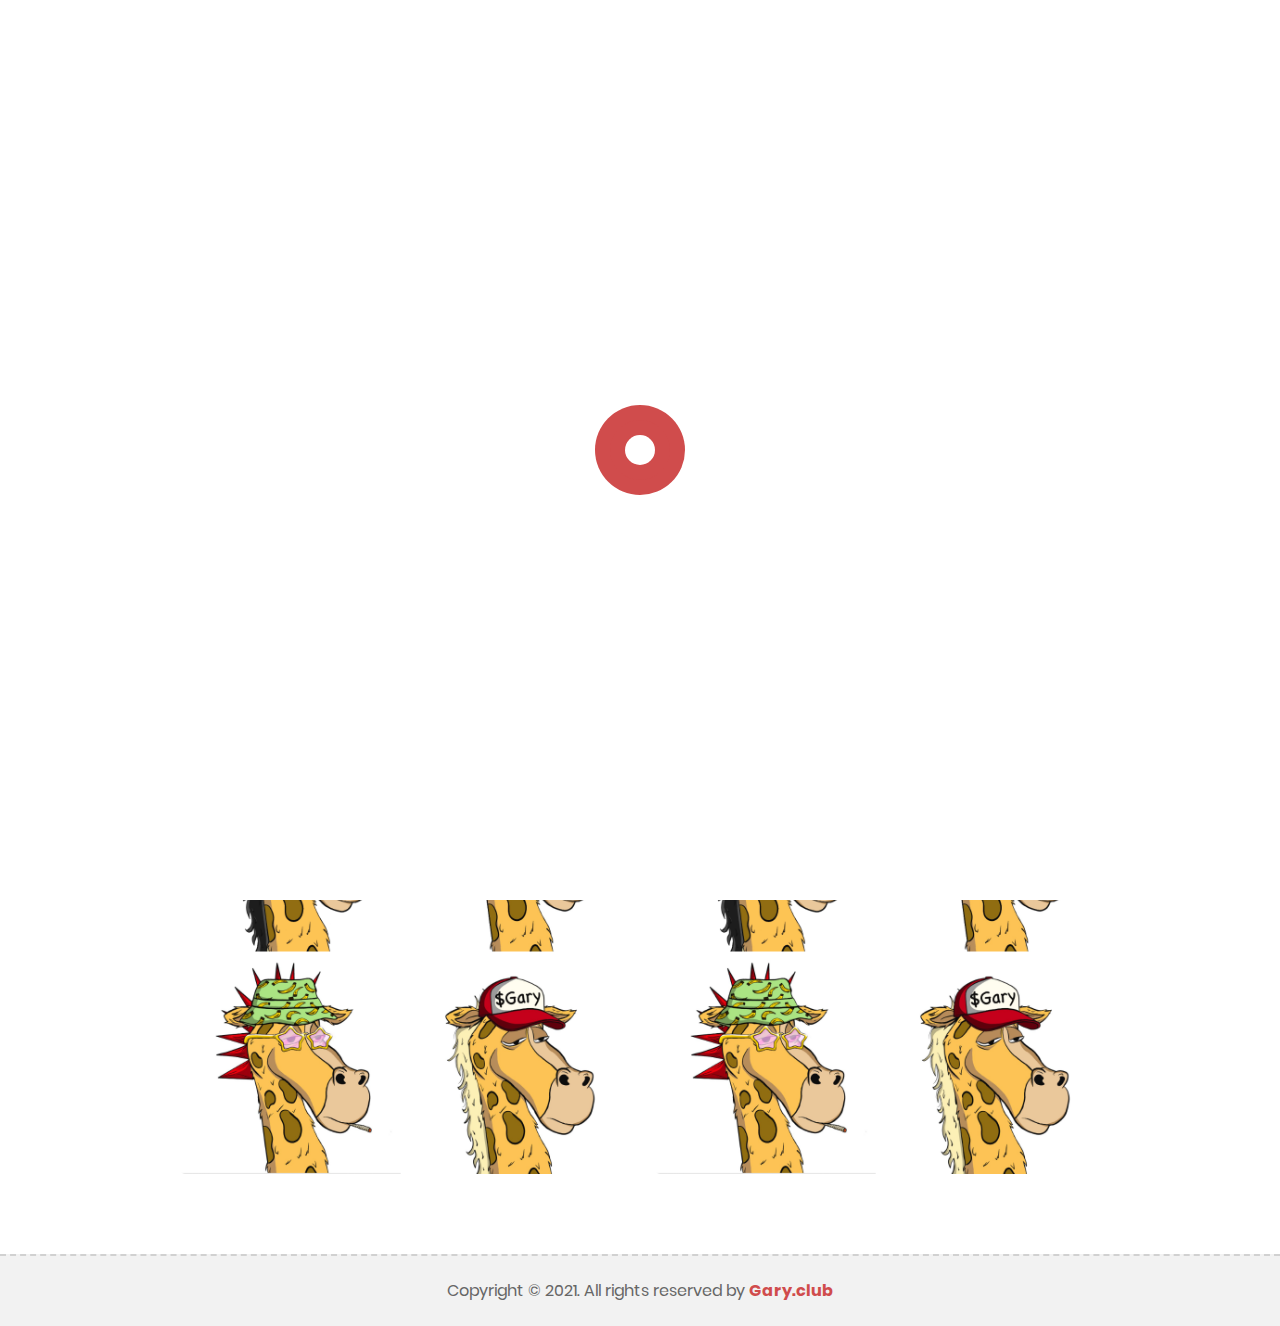
<file: gallery.html>
<!DOCTYPE html>
<html lang="en">



<head>
  <meta charset="UTF-8">
  <meta name="viewport" content="width=device-width, initial-scale=1, shrink-to-fit=no">
  <meta name="keywords" content="Giraffe Tower" />
  <meta name="description" content="Giraffe Tower" />
  <title>Giraffe Tower</title>
  <!--font-awesome icons link-->
  <link rel="stylesheet" href="css/font-awesome.min.css">

  <!-- Bootstrap CSS -->
  <link rel="stylesheet" href="css/bootstrap.min.css">
  <link rel="stylesheet" href="css/slick.css">
  <!--main style file-->
  <link rel="stylesheet" href="css/light-version/style2.css">
  <link rel="stylesheet" href="css/light-version/responsive.css">
</head>

<body id="light-mode">
  <!-- Preloader Part Start -->
  <div class="preloader">
    <div class="frame">
      <div class="center">
        <div class="dot-1"></div>
        <div class="dot-2"></div>
        <div class="dot-3"></div>
      </div>
    </div>
  </div>
  <!-- Preloader Part End -->
  <!-- HEADER AREA START -->
  <nav class="navbar navbar-expand-lg navbar-light bg-light sticky-top">
    <div class="container">
      <a class="navbar-brand" href="index.html#banner">Giraffe Tower<b>.</b></a>
      <button class="navbar-toggler" type="button" data-toggle="collapse" data-target="#navbarSupportedContent"
        aria-controls="navbarSupportedContent" aria-expanded="false" aria-label="Toggle navigation">
        <i class="fa fa-bars" aria-hidden="true"></i>
      </button>
      <div class="collapse navbar-collapse menu-main" id="navbarSupportedContent">
        <ul class="navbar-nav ml-auto menu-item">
          <li class="nav-item">
            <a class="nav-link" href="index.html#product">Obtain</a>
          </li>
          <li class="nav-item">
            <a class="nav-link" href="index.html#rarity">Rarity</a>
          </li>
          <li class="nav-item">
            <a class="nav-link" href="index.html#gallery">Gallery</a>
          </li>
          <li class="nav-item">
            <a class="nav-link" href="index.html#roadmap">Roadmap</a>
          </li>
          <li class="nav-item">
            <a class="nav-link" href="index.html#faq">FAQ</a>
          </li>
          <li class="nav-item">
            <a class="nav-link bor" href="#" data-toggle="modal" data-target="#exampleModal">Connect</a>
          </li>
        </ul>
      </div>
      <div class="modal fade" id="exampleModal" tabindex="-1" role="dialog" aria-hidden="true">
        <div class="modal-dialog" role="document">
          <div class="modal-content">
            <div class="modal-header">
              <h5 class="modal-title">Contact Us</h5>
              <button type="button" class="close" data-dismiss="modal" aria-label="Close">
                <span aria-hidden="true">&times;</span>
              </button>
            </div>
            <div class="modal-body">
              <form>
                <div class="input-group contact-input mb-3">
                  <div class="input-group-prepend">
                    <span class="input-group-text faq-icon"><i class="fa fa-user-o" aria-hidden="true"></i>
                    </span>
                  </div>
                  <input type="text" class="form-control box-bg" placeholder="Username" aria-label="Username">
                </div>
                <div class="input-group contact-input mb-3">
                  <div class="input-group-prepend">
                    <span class="input-group-text faq-icon"><i class="fa fa-envelope-o" aria-hidden="true"></i>
                    </span>
                  </div>
                  <input type="email" class="form-control box-bg" placeholder="Email Address" aria-label="Username">
                </div>
                <div class="form-group">
                  <textarea class="form-control box-bg" placeholder="Ask a Question..." rows="3"></textarea>
                </div>
              </form>
            </div>
            <div class="modal-footer">
              <button type="button" class="dropboxx" data-dismiss="modal">Close</button>
              <button type="submit" class="dropboxx2" data-dismiss="modal">Send message</button>
            </div>
          </div>
        </div>
      </div>
      <div class="modal fade" id="exampleModal2" tabindex="-1" role="dialog" aria-hidden="true">
        <div class="modal-dialog" role="document">
          <div class="modal-content">
            <div class="modal-header">
              <h5 class="modal-title">Subscription</h5>
              <button type="button" class="close" data-dismiss="modal" aria-label="Close">
                <span aria-hidden="true">&times;</span>
              </button>
            </div>
            <div class="modal-body">
              <form>
                <div class="input-group contact-input mb-3">
                  <input type="email" class="form-control box-bg" placeholder="Email Address" aria-label="Username">
                </div>
              </form>
            </div>
            <div class="modal-footer mf-2">
              <button type="submit" class="dropboxx2" data-dismiss="modal">Subscribe</button>
            </div>
          </div>
        </div>
      </div>
    </div>
  </nav>
  <!-- HEADER AREA ENDS -->

  <!-- BANNER AREA START -->
  <section id="" style="padding: 40px 0;">
    <!-- <div class="design-layer"></div> -->
    <div class="backtotop">
      <a href="#banner"><i class="fa fa-arrow-up" aria-hidden="true"></i></a>
    </div>

  </section>
  <!-- BANNER AREA ENDS -->



  <!-- GALLERY AREA START -->
  <section id="gallery">
    <div class="container">
      <div class="row header-text text-center">
        <div class="col-lg-12">
          <h3>GAL<span>L</span>ERY</h3>
        </div>
      </div>
      <div class="row gallery-pa">
        <div class="col-lg-10 m-auto">
          <div class="row">
            <div class="col-lg-6 gallery-img">
              <img src="images/gallery1.png" alt="gallary-img" class="img-fluid">
            </div>

            <div class="col-lg-6 gallery-img">
              <img src="images/gallery2.png" alt="gallary-img" class="img-fluid">
            </div>

            <div class="col-lg-6 gallery-img">
              <img src="images/gallery1.png" alt="gallary-img" class="img-fluid">
            </div>
            <div class="col-lg-6 gallery-img">
              <img src="images/gallery1.png" alt="gallary-img" class="img-fluid">
            </div>

          </div>
        </div>
      </div>
    </div>
  </section>
  <!-- GALLERY AREA ENDS -->

  <!-- COPY_RIGHT AREA START -->
  <section id="footer-btm">
    <div class="container">
      <div class="row">
        <div class="col-lg-12">
          <div class="fop-btm text-center">
            <h2>Copyright &copy; 2021. All rights reserved by <a href="https://gary.club">Gary.club</a></h2>
          </div>
        </div>
      </div>
    </div>
  </section>
  <!-- COPY_RIGHT AREA END -->

  <!-- Optional JavaScript -->
  <script src="js/jquery-3.3.1.min.js"></script>
  <script src="js/bootstrap.min.js"></script>
  <script src="js/slick.min.js"></script>
  <script src="js/jquery.isotope.min.html"></script>
  <script src="js/light-version/circular.js"></script>
  <script src="js/custom.js"></script>
</body>



</html>
</file>
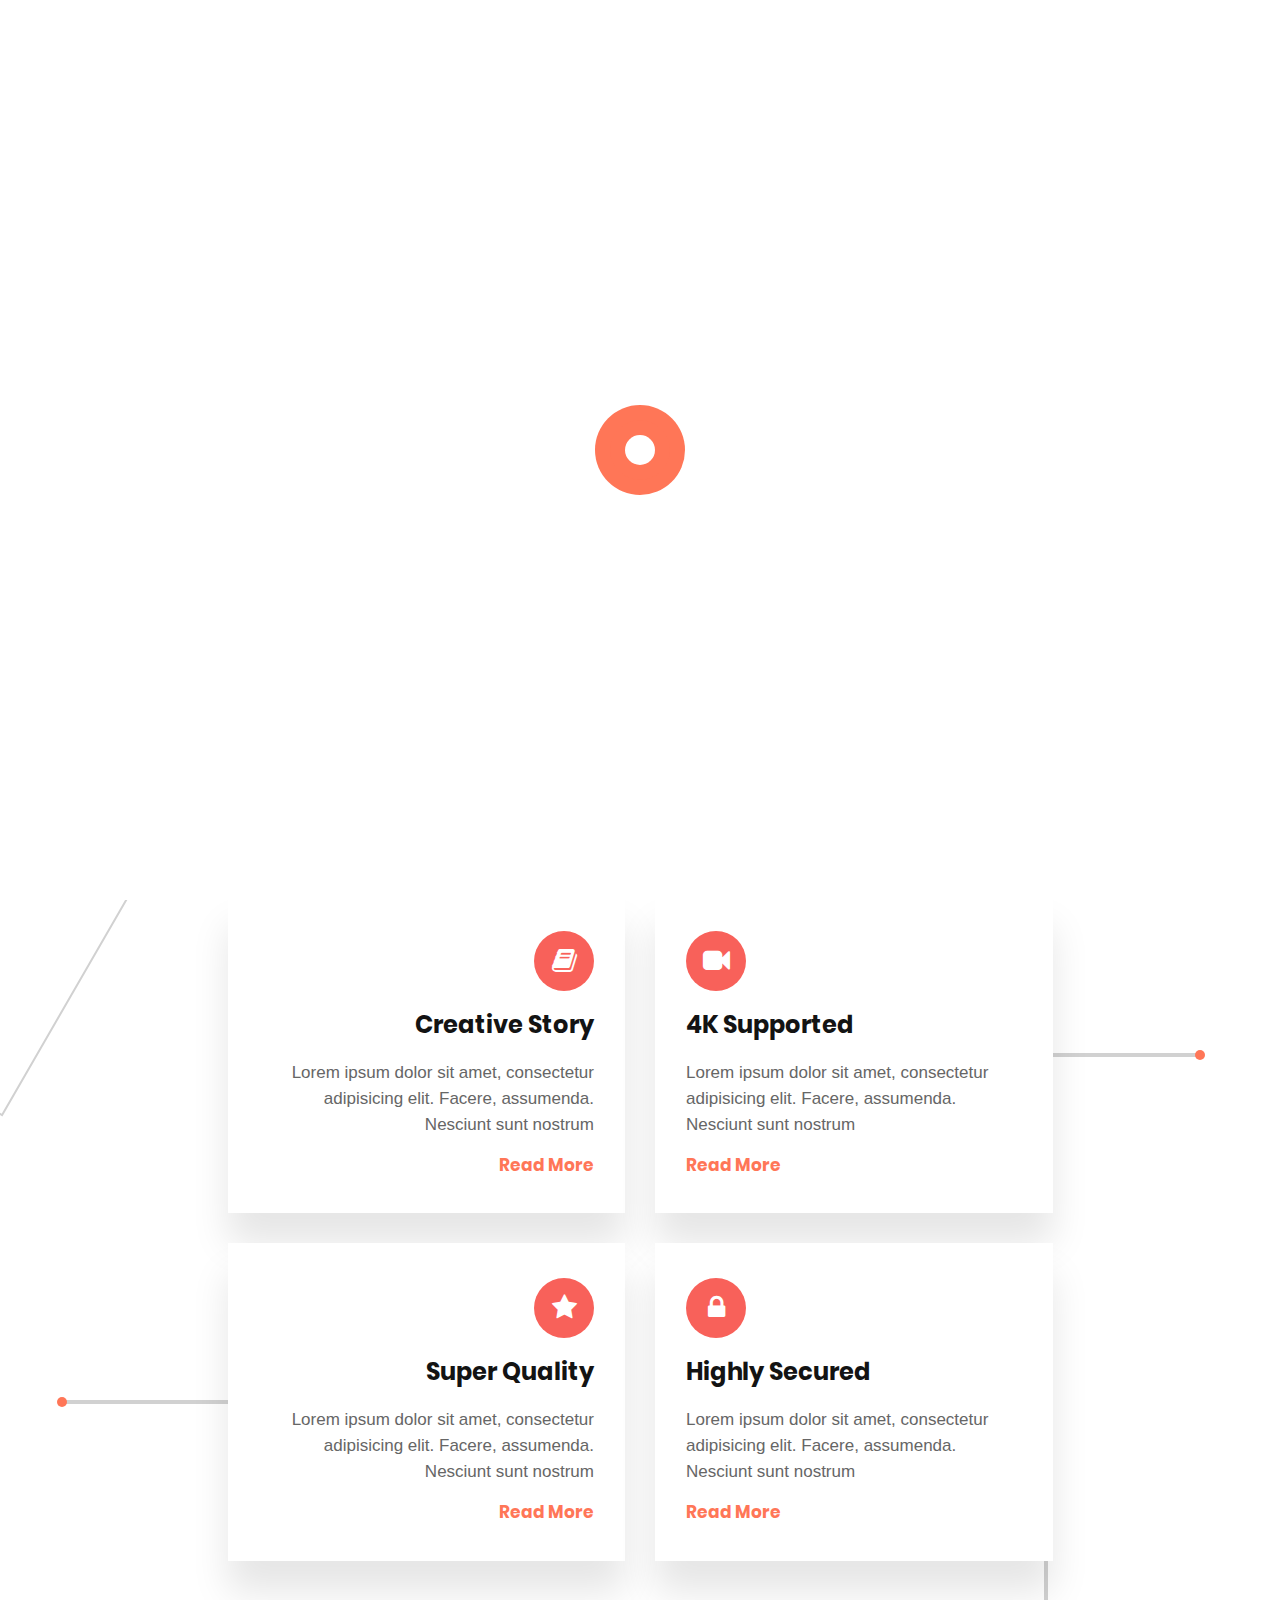
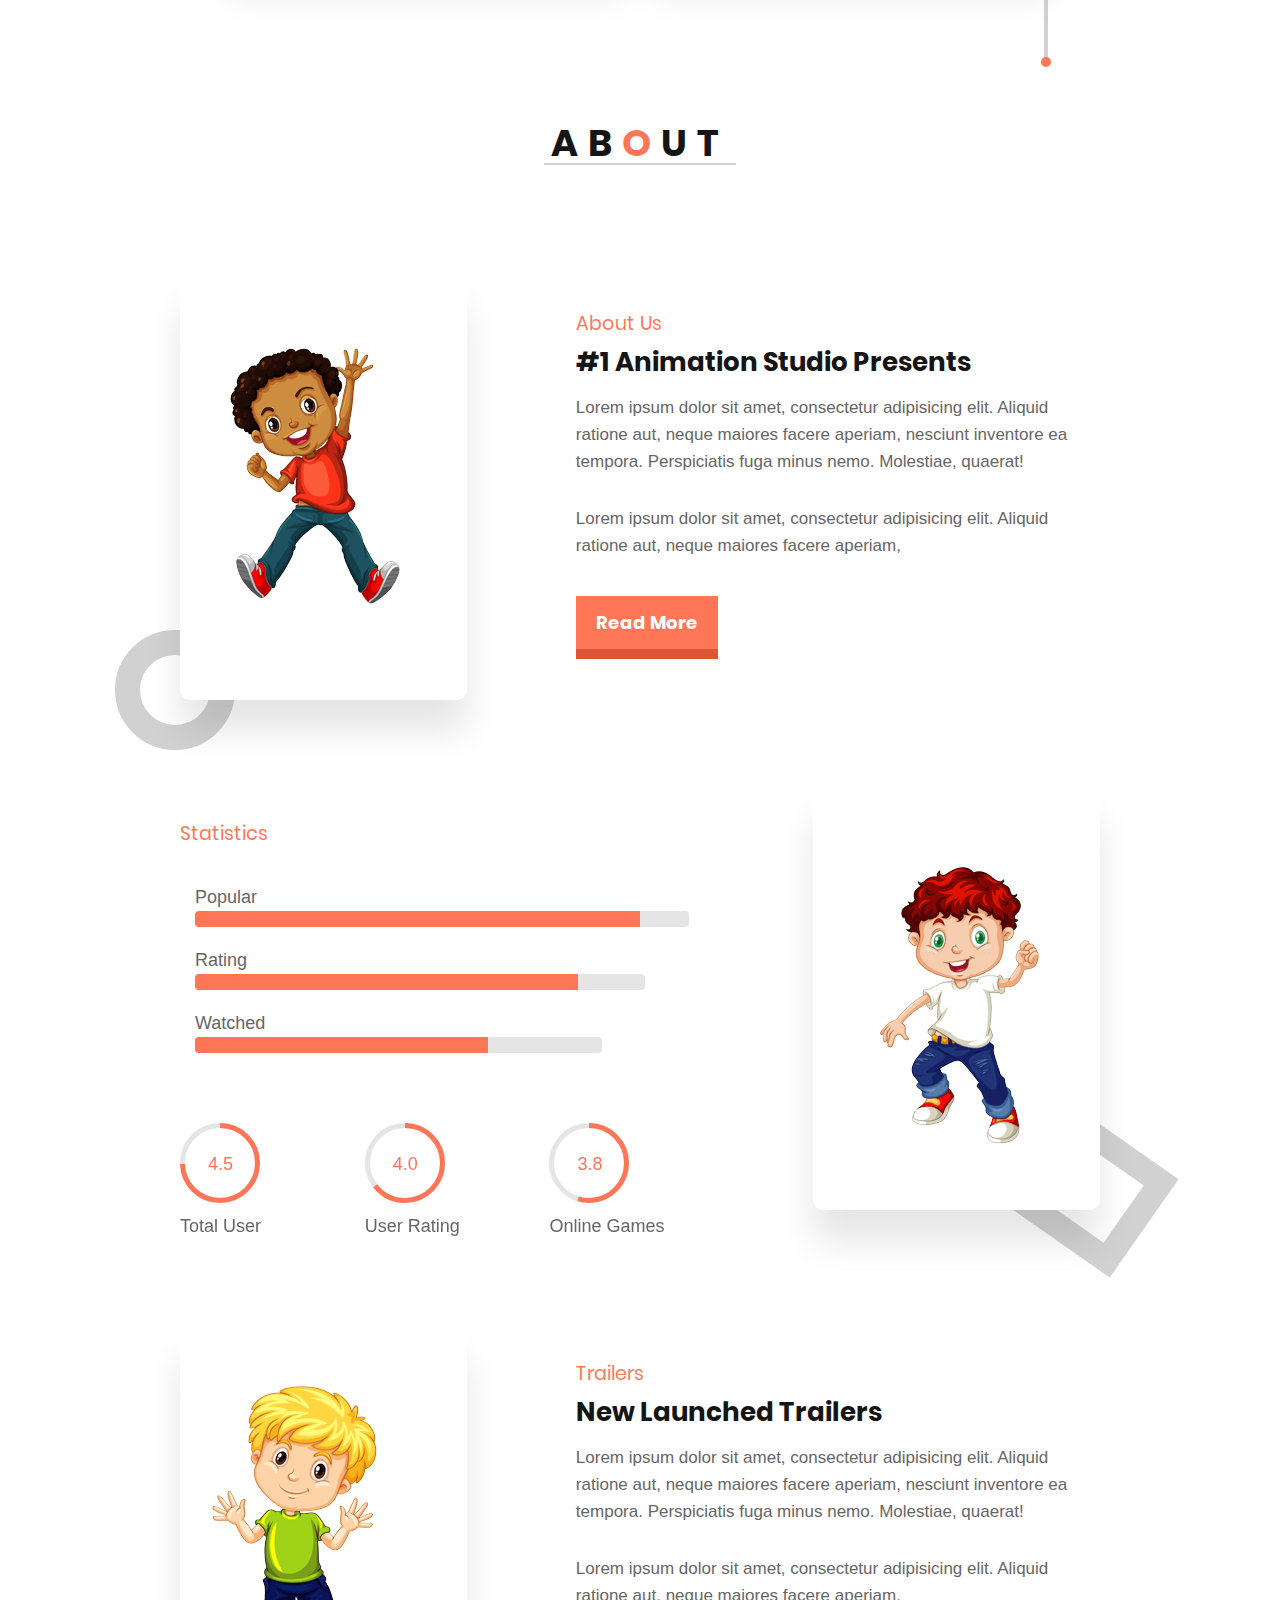
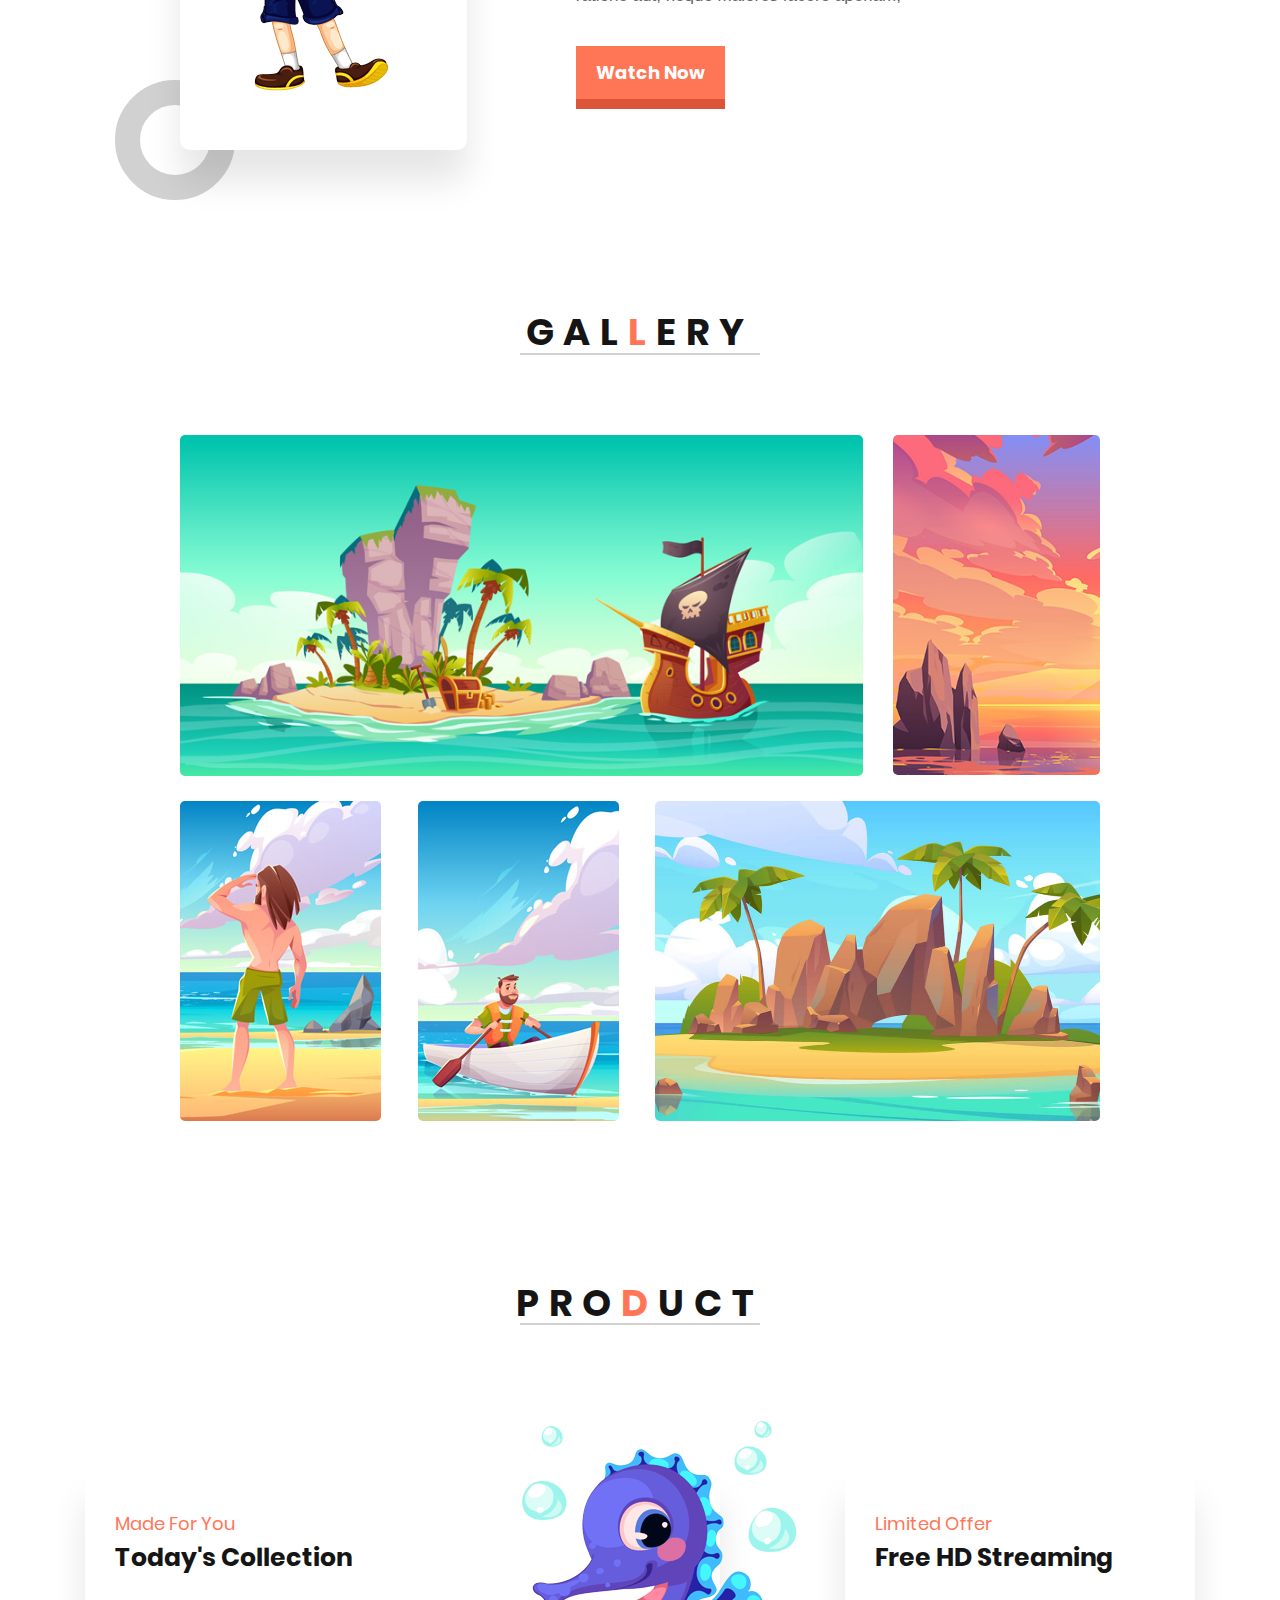
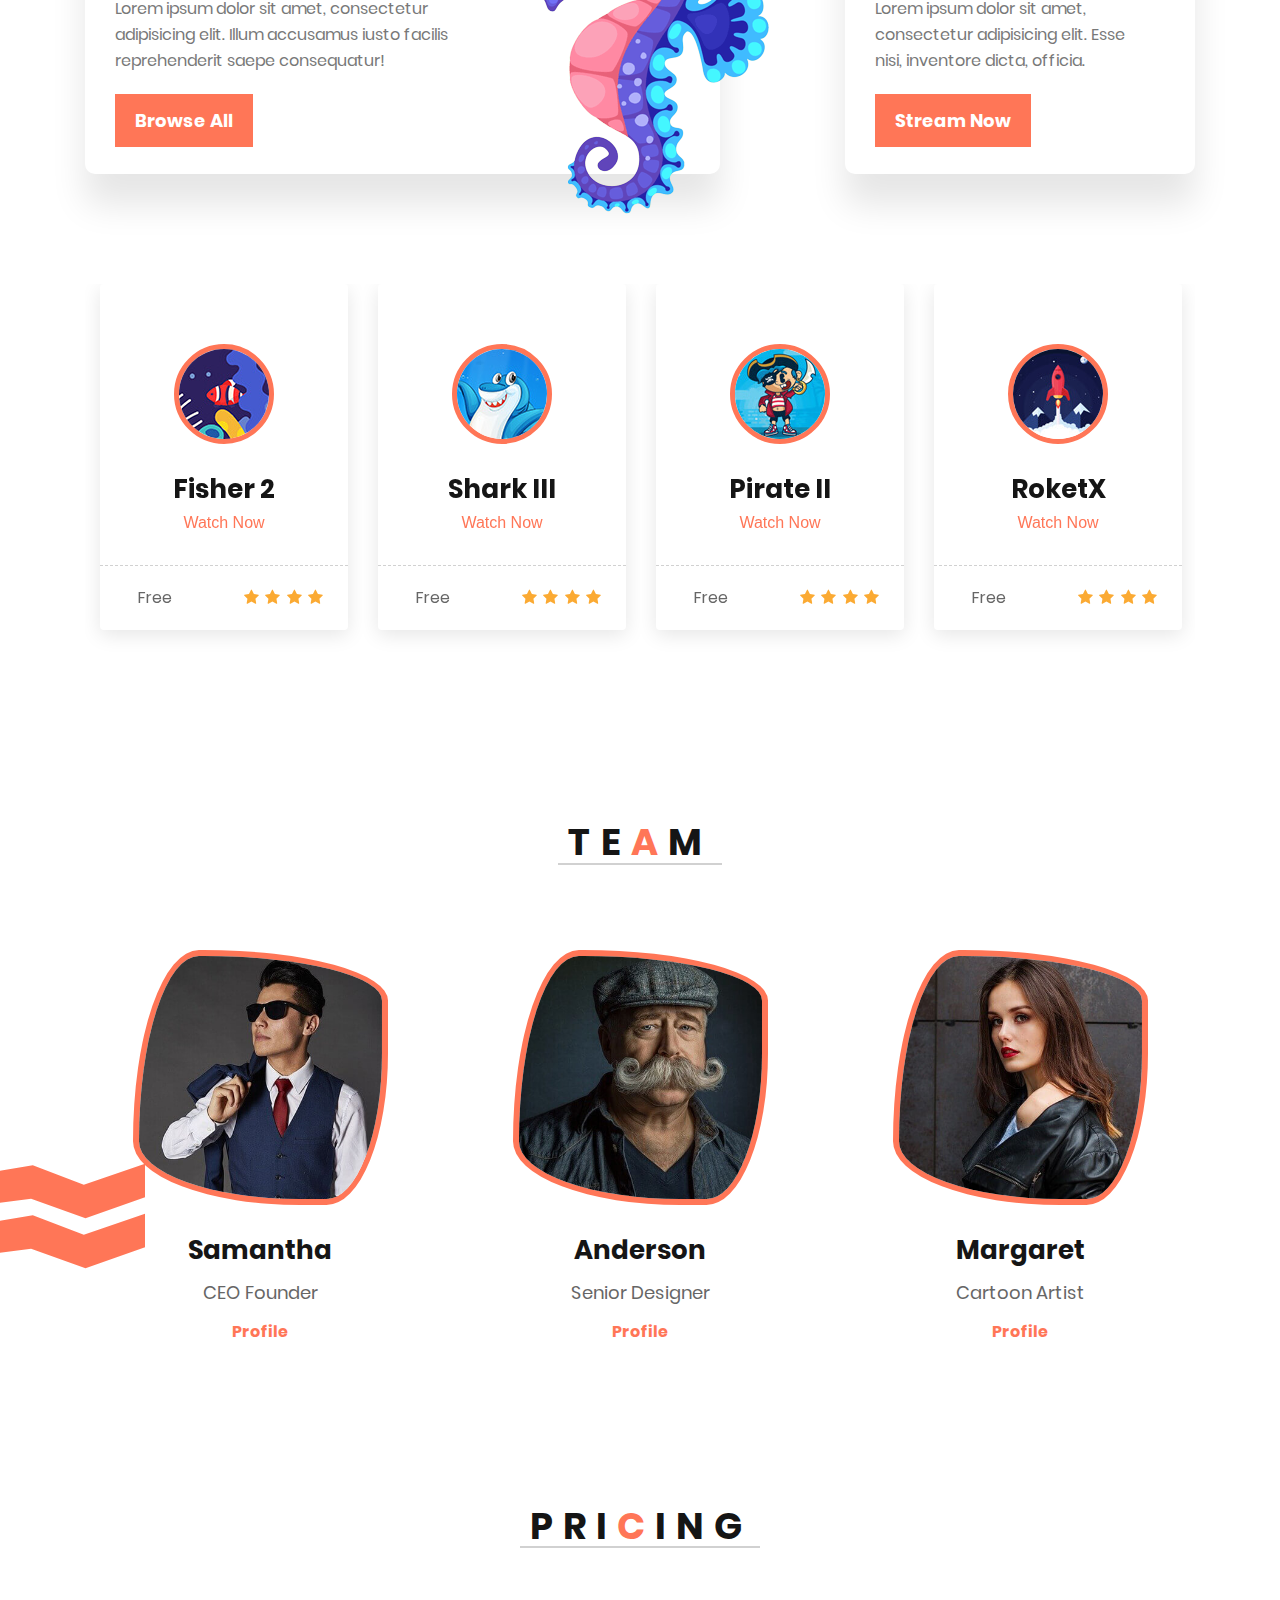
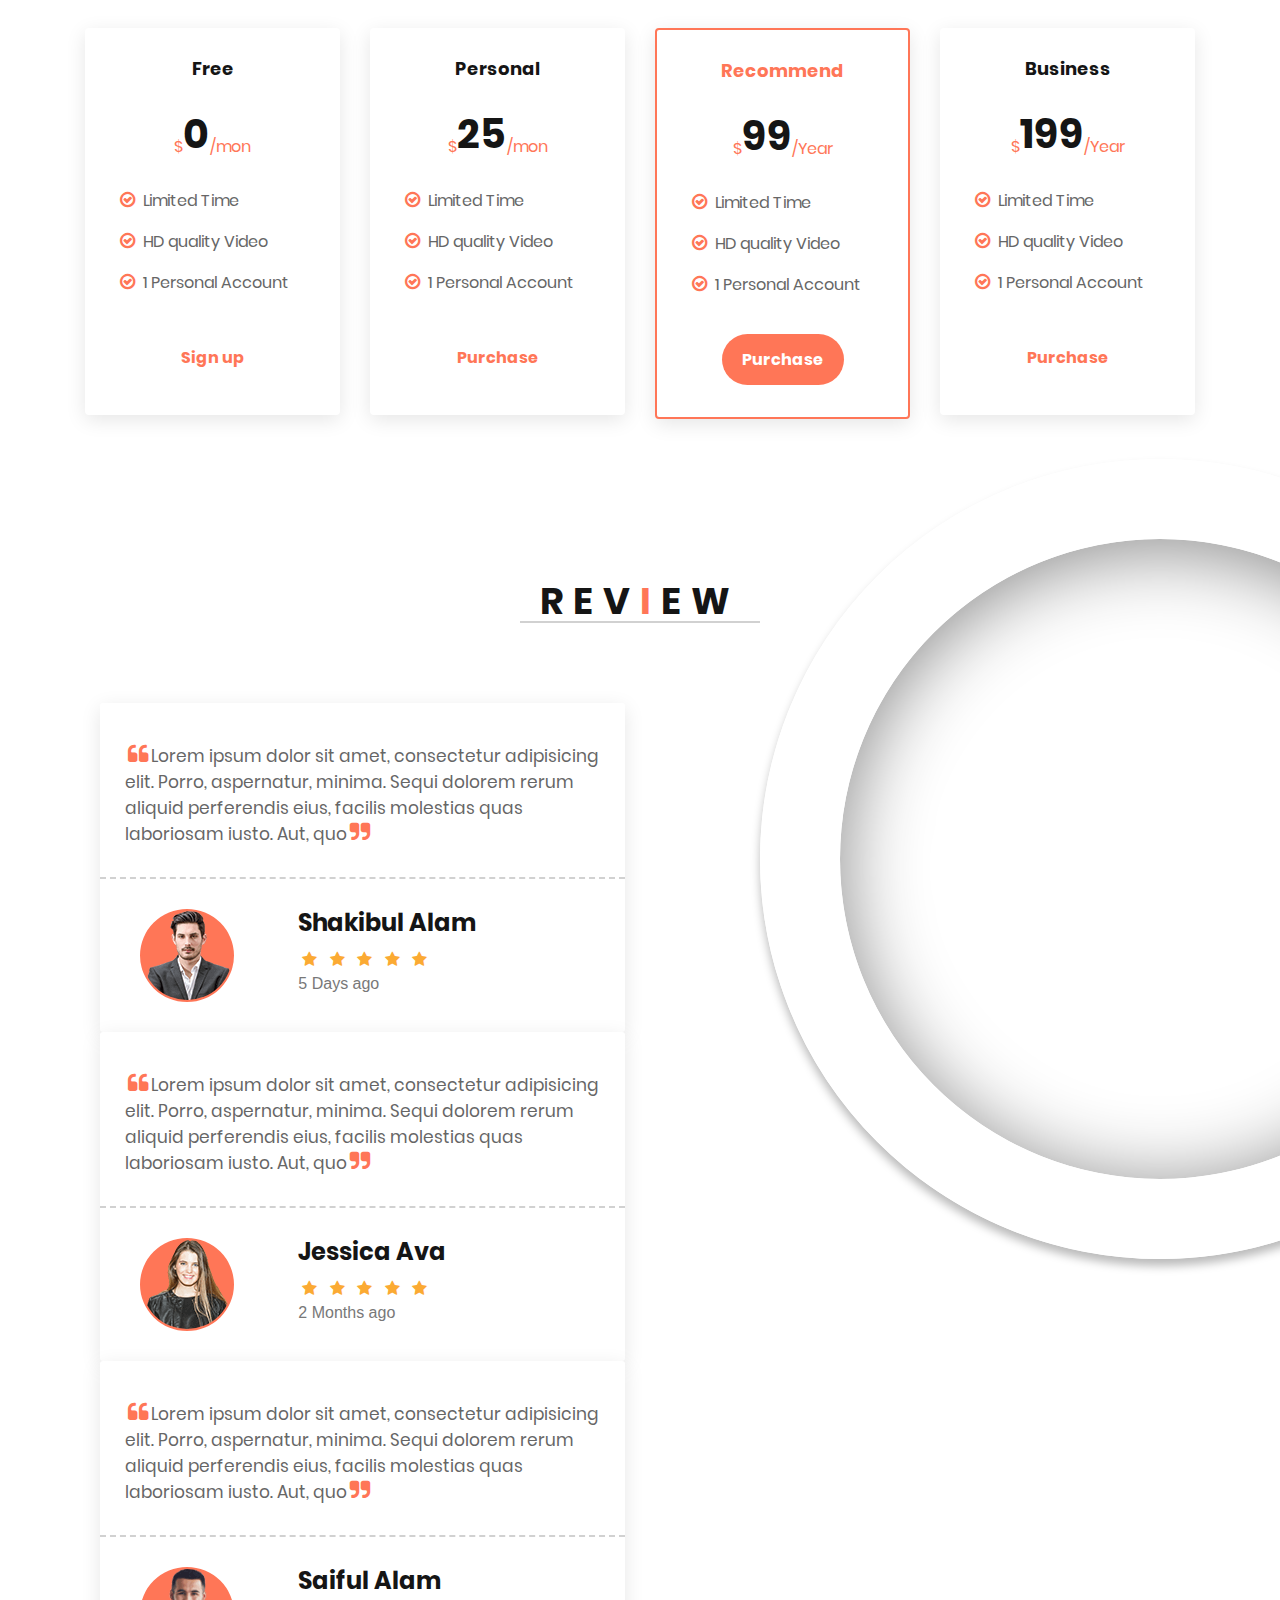
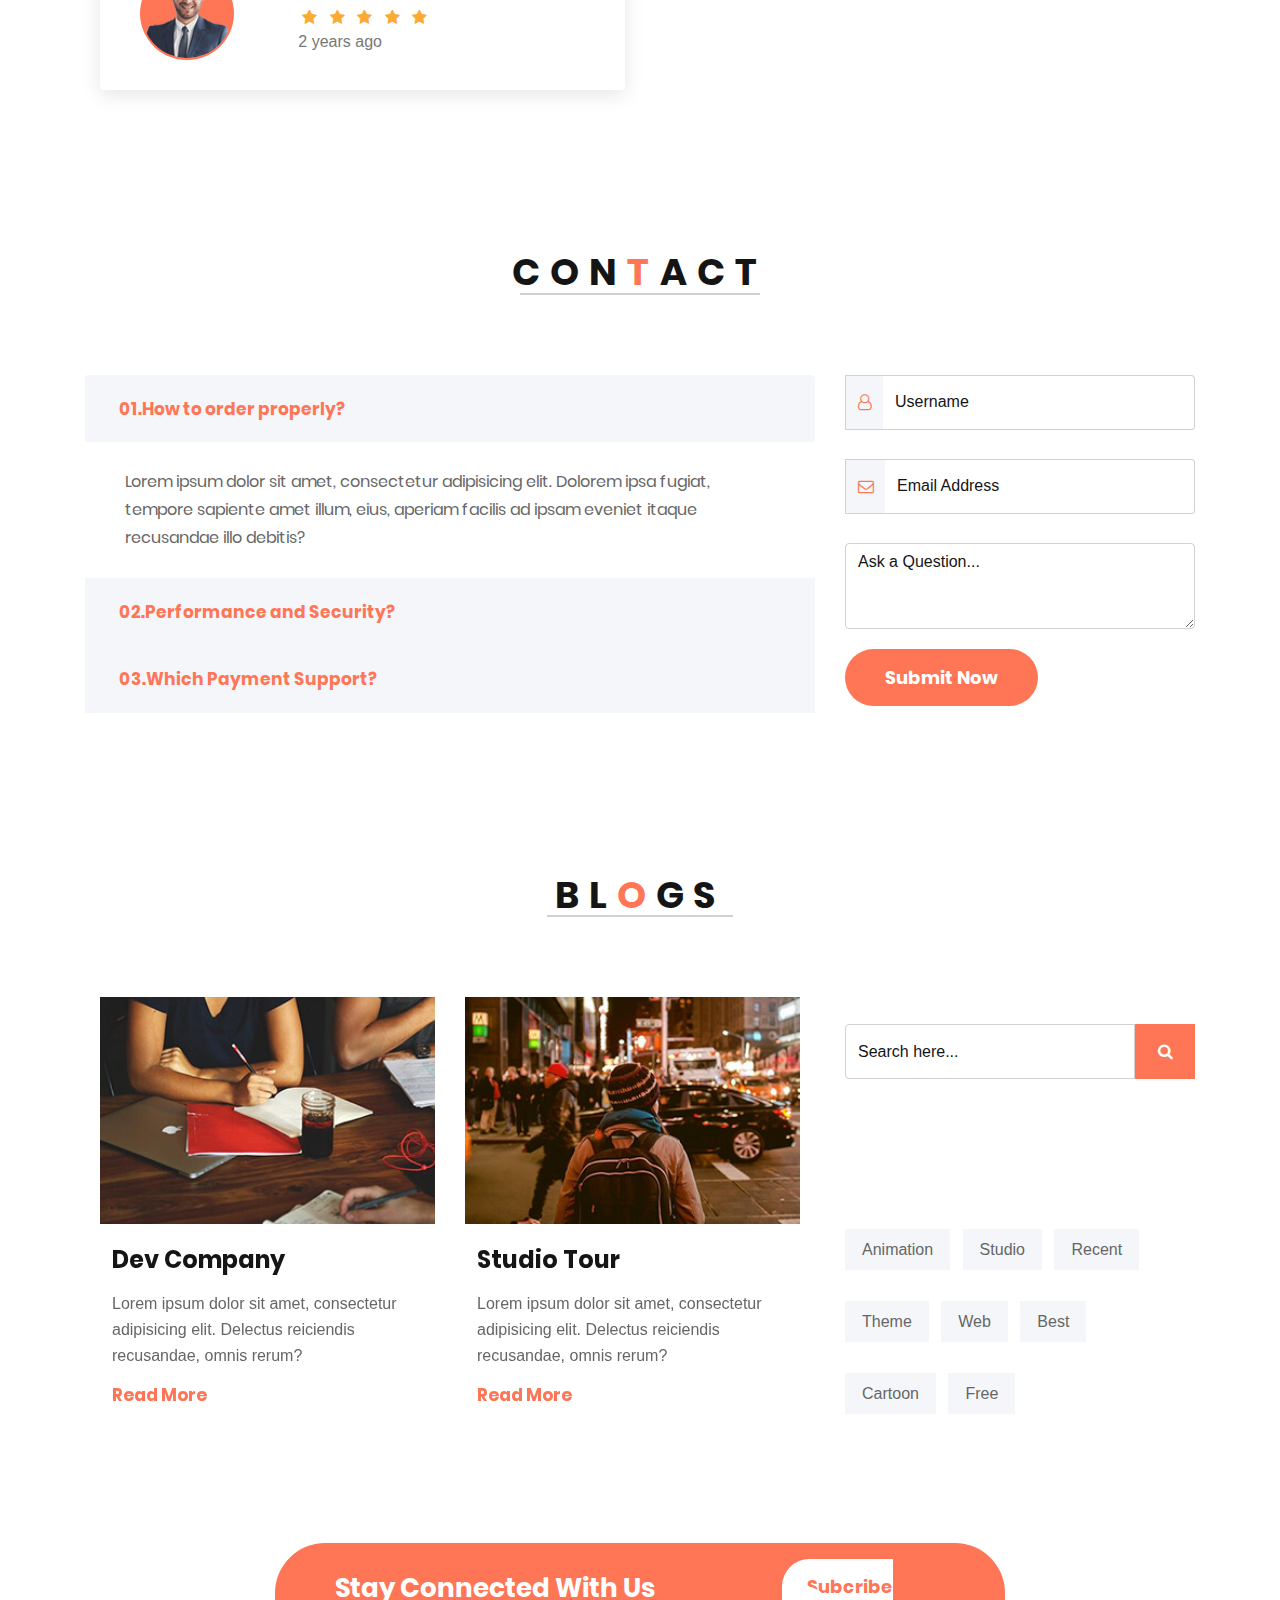
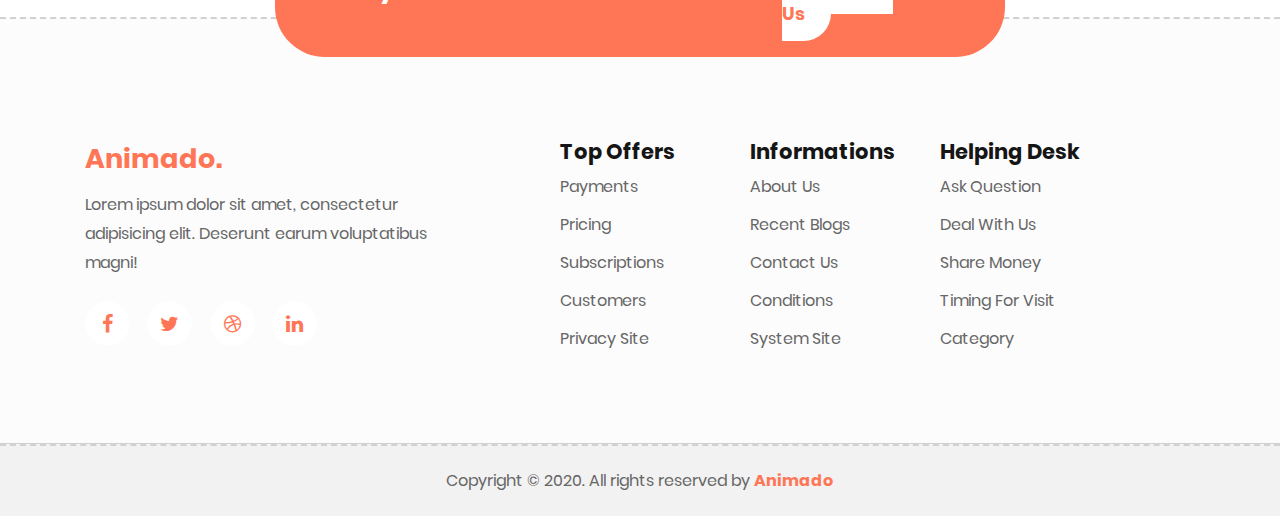
<file: index2.html>
<!DOCTYPE html>
<html lang="zxx">


<!-- Mirrored from epiktheme.com/demos/html/Animado-Theme/demos/index2.html by HTTrack Website Copier/3.x [XR&CO'2014], Wed, 08 Sep 2021 13:30:03 GMT -->
<head>
    <meta charset="UTF-8">
    <meta name="viewport" content="width=device-width, initial-scale=1, shrink-to-fit=no">
    <meta name="keywords" content="HTML5 Template,Animation Studio, Cartoon" />
    <meta name="description" content="Animado - Animation & Cartoon Studio Template" />
    <title>Animado - Animation & Cartoon Studio Template</title>
    <!--font-awesome icons link-->
    <link rel="stylesheet" href="css/font-awesome.min.css">

    <!-- Bootstrap CSS -->
    <link rel="stylesheet" href="css/bootstrap.min.css">
    <link rel="stylesheet" href="css/slick.css">
    <!--main style file-->
    <link rel="stylesheet" href="css/light-version/style.css">
    <link rel="stylesheet" href="css/light-version/responsive.css">
</head>

<body id="light-mode">
    <!-- Preloader Part Start -->
    <div class="preloader">
        <div class="frame">
            <div class="center">
                <div class="dot-1"></div>
                <div class="dot-2"></div>
                <div class="dot-3"></div>
            </div>
        </div>
    </div>
    <!-- Preloader Part End -->
    <!-- HEADER AREA START -->
    <nav class="navbar navbar-expand-lg navbar-light bg-light sticky-top">
        <div class="container">
            <a class="navbar-brand" href="index.html">Animado<b>.</b></a>
            <button class="navbar-toggler" type="button" data-toggle="collapse" data-target="#navbarSupportedContent" aria-controls="navbarSupportedContent" aria-expanded="false" aria-label="Toggle navigation">
                <i class="fa fa-bars" aria-hidden="true"></i>
            </button>
            <div class="collapse navbar-collapse menu-main" id="navbarSupportedContent">
                <ul class="navbar-nav ml-auto menu-item">
                    <li class="nav-item">
                        <a class="nav-link" href="#banner">Home</a>
                    </li>
                    <li class="nav-item">
                        <a class="nav-link" href="#about">About Us</a>
                    </li>
                    <li class="nav-item">
                        <a class="nav-link" href="#gallery">Gallery</a>
                    </li>
                    <li class="nav-item">
                        <a class="nav-link" href="#product">Products</a>
                    </li>
                    <li class="nav-item">
                        <a class="nav-link" href="#blog">Blog</a>
                    </li>
                    <li class="nav-item">
                        <a class="nav-link bor" href="#" data-toggle="modal" data-target="#exampleModal">Contact</a>
                    </li>
                </ul>
            </div>
            <div class="modal fade" id="exampleModal" tabindex="-1" role="dialog" aria-hidden="true">
                <div class="modal-dialog" role="document">
                    <div class="modal-content">
                        <div class="modal-header">
                            <h5 class="modal-title">Contact Us</h5>
                            <button type="button" class="close" data-dismiss="modal" aria-label="Close">
                                <span aria-hidden="true">&times;</span>
                            </button>
                        </div>
                        <div class="modal-body">
                            <form>
                                <div class="input-group contact-input mb-3">
                                    <div class="input-group-prepend">
                                        <span class="input-group-text faq-icon"><i class="fa fa-user-o" aria-hidden="true"></i>
                                        </span>
                                    </div>
                                    <input type="text" class="form-control box-bg" placeholder="Username" aria-label="Username">
                                </div>
                                <div class="input-group contact-input mb-3">
                                    <div class="input-group-prepend">
                                        <span class="input-group-text faq-icon"><i class="fa fa-envelope-o" aria-hidden="true"></i>
                                        </span>
                                    </div>
                                    <input type="email" class="form-control box-bg" placeholder="Email Address" aria-label="Username">
                                </div>
                                <div class="form-group">
                                    <textarea class="form-control box-bg" placeholder="Ask a Question..." rows="3"></textarea>
                                </div>
                            </form>
                        </div>
                        <div class="modal-footer">
                            <button type="button" class="dropboxx" data-dismiss="modal">Close</button>
                            <button type="submit" class="dropboxx2" data-dismiss="modal">Send message</button>
                        </div>
                    </div>
                </div>
            </div>
            <div class="modal fade" id="exampleModal2" tabindex="-1" role="dialog" aria-hidden="true">
                <div class="modal-dialog" role="document">
                    <div class="modal-content">
                        <div class="modal-header">
                            <h5 class="modal-title">Subscription</h5>
                            <button type="button" class="close" data-dismiss="modal" aria-label="Close">
                                <span aria-hidden="true">&times;</span>
                            </button>
                        </div>
                        <div class="modal-body">
                            <form>
                                <div class="input-group contact-input mb-3">
                                    <input type="email" class="form-control box-bg" placeholder="Email Address" aria-label="Username">
                                </div>
                            </form>
                        </div>
                        <div class="modal-footer mf-2">
                            <button type="submit" class="dropboxx2" data-dismiss="modal">Subscribe</button>
                        </div>
                    </div>
                </div>
            </div>
        </div>
    </nav>
    <!-- HEADER AREA ENDS -->

    <!-- BANNER AREA START -->
    <section id="banner">
        <div class="design-layer"></div>
        <div class="backtotop">
            <a href="#banner"><i class="fa fa-arrow-up" aria-hidden="true"></i></a>
        </div>
        <div class="container zindex">
            <div class="row">
                <div class="col-lg-7 banner-txt">
                    <h3>Cartoons And Anime Series Stream Anytime On Animado</h3>
                    <p>Lorem ipsum dolor sit amet, consectetur adipisicing elit. Fugit amet est aliquam, debitis atque odio neque doloribus ea commodi illum quam, cupiditate ex, dolorem fuga.</p>
                    <a href="#">Browse Now</a>
                </div>
                <div class="col-lg-5">
                    <div class="banner-img">
                        <img src="images/banner.png" alt="banner-img" class="img-fluid">
                    </div>
                </div>
            </div>
        </div>
    </section>
    <!-- BANNER AREA ENDS -->

    <!-- FEATURE AREA START -->
    <section id="overview">
        <div class="container">
            <div class="row header-text text-center">
                <div class="col-lg-12">
                    <h3>FEA<span>T</span>URE</h3>
                </div>
            </div>
            <div class="row over-pa">
                <div class="col-lg-9 col-sm-12 m-auto">
                    <div class="row">
                        <div class="col-lg-6 col-sm-6">
                            <div class="over-item txt-right unique-style3">
                                <i class="fa fa-book over-i" aria-hidden="true"></i>
                                <div class="break"></div>
                                <h3>Creative Story</h3>
                                <p>Lorem ipsum dolor sit amet, consectetur adipisicing elit. Facere, assumenda. Nesciunt sunt nostrum</p>
                                <div class="over-btn">
                                    <a href="#">Read More</a>
                                </div>
                            </div>
                        </div>
                        <div class="col-lg-6 col-sm-6">
                            <div class="over-item txt-left unique-style">
                                <i class="fa fa-video-camera over-i" aria-hidden="true"></i>
                                <div class="break"></div>
                                <h3>4K Supported</h3>
                                <p>Lorem ipsum dolor sit amet, consectetur adipisicing elit. Facere, assumenda. Nesciunt sunt nostrum</p>
                                <div class="over-btn">
                                    <a href="#">Read More</a>
                                </div>
                            </div>
                        </div>
                        <div class="col-lg-6 col-sm-6">
                            <div class="over-item txt-right unique-style2">
                                <i class="fa fa-star over-i" aria-hidden="true"></i>
                                <div class="break"></div>
                                <h3>Super Quality</h3>
                                <p>Lorem ipsum dolor sit amet, consectetur adipisicing elit. Facere, assumenda. Nesciunt sunt nostrum</p>
                                <div class="over-btn">
                                    <a href="#">Read More</a>
                                </div>
                            </div>
                        </div>
                        <div class="col-lg-6 col-sm-6">
                            <div class="over-item txt-left unique-style4">
                                <i class="fa fa-lock over-i" aria-hidden="true"></i>
                                <div class="break"></div>
                                <h3>Highly Secured</h3>
                                <p>Lorem ipsum dolor sit amet, consectetur adipisicing elit. Facere, assumenda. Nesciunt sunt nostrum</p>
                                <div class="over-btn">
                                    <a href="#">Read More</a>
                                </div>
                            </div>
                        </div>
                    </div>
                </div>
            </div>
        </div>
    </section>
    <!-- FEATURE AREA ENDS -->

    <!-- ABOUT AREA START -->
    <section id="about">
        <div class="container">
            <div class="row header-text text-center about-header">
                <div class="col-lg-12">
                    <h3>AB<span>O</span>UT</h3>
                </div>
            </div>
            <div class="row about-pa">
                <div class="col-lg-10 col-md-12 m-auto about-item">
                    <div class="row">
                        <div class="col-lg-4 col-sm-8 m-sm-auto col-md-5 text-center">
                            <div class="about-img ai-one">
                                <img src="images/about1.png" alt="about-img" class="img-fluid">
                            </div>
                        </div>
                        <div class="col-lg-1 col-md-1"></div>
                        <div class="col-lg-7 col-md-6">
                            <div class="about-txt">
                                <span class="separet-span">About Us</span>
                                <h3>#1 Animation Studio Presents</h3>
                                <p>Lorem ipsum dolor sit amet, consectetur adipisicing elit. Aliquid ratione aut, neque maiores facere aperiam, nesciunt inventore ea tempora. Perspiciatis fuga minus nemo. Molestiae, quaerat!</p>
                                <p class="separate-p tab-hider">Lorem ipsum dolor sit amet, consectetur adipisicing elit. Aliquid ratione aut, neque maiores facere aperiam,</p>
                                <a href="#">Read More</a>
                            </div>
                        </div>
                    </div>
                </div>
                <div class="col-lg-10 m-auto about-item col-md-12">
                    <div class="row">
                        <div class="col-lg-7 col-md-6">
                            <div class="about-txt sm-reduce-pa">
                                <span class="separet-span">Statistics</span>
                                <div class="p-bars">
                                    <div class="col-lg-12 p-bar">
                                        <span>Popular</span>
                                        <div class="progress">
                                            <div class="progress-bar" role="progressbar" style="width: 90%;" aria-valuenow="90" aria-valuemin="0" aria-valuemax="100"></div>
                                        </div>
                                    </div>
                                    <div class="col-lg-11 p-bar">
                                        <span>Rating</span>
                                        <div class="progress">
                                            <div class="progress-bar" role="progressbar" style="width: 85%;" aria-valuenow="85" aria-valuemin="0" aria-valuemax="100"></div>
                                        </div>
                                    </div>
                                    <div class="col-lg-10 p-bar">
                                        <span>Watched</span>
                                        <div class="progress">
                                            <div class="progress-bar" role="progressbar" style="width: 72%;" aria-valuenow="72" aria-valuemin="0" aria-valuemax="100"></div>
                                        </div>
                                    </div>
                                </div>
                            </div>
                            <div class="row counter-main">
                                <div class="counter-1 col-4 col-lg-4 col-sm-3 col-md-4">
                                    <div class="chart" data-percent="75">
                                    </div>
                                    <h5>4.5</h5>
                                    <span>Total User</span>
                                </div>
                                <div class="counter-1 col-4 col-lg-4  col-sm-3 col-md-4">
                                    <div class="chart" data-percent="65">
                                    </div>
                                    <h5>4.0</h5>
                                    <span>User Rating</span>
                                </div>
                                <div class="counter-1 col-4 col-lg-4 col-sm-3 col-md-4">
                                    <div class="chart" data-percent="55">
                                    </div>
                                    <h5>3.8</h5>
                                    <span>Online Games</span>
                                </div>
                            </div>
                        </div>
                        <div class="col-lg-1 col-md-1"></div>
                        <div class="col-lg-4 text-center mob-hide sm-hide col-md-5">
                            <div class="about-img ai-two">
                                <img src="images/about2.png" alt="about-img" class="img-fluid">
                            </div>
                        </div>
                    </div>
                </div>
                <div class="col-lg-10 m-auto about-item col-md-12">
                    <div class="row">
                        <div class="col-lg-4 col-sm-8 m-sm-auto text-center col-md-5">
                            <div class="about-img ai-three">
                                <img src="images/about3.png" alt="about-img" class="img-fluid">
                            </div>
                        </div>
                        <div class="col-lg-1 col-md-1"></div>
                        <div class="col-lg-7 col-md-6">
                            <div class="about-txt">
                                <span class="separet-span">Trailers</span>
                                <h3>New Launched Trailers</h3>
                                <p>Lorem ipsum dolor sit amet, consectetur adipisicing elit. Aliquid ratione aut, neque maiores facere aperiam, nesciunt inventore ea tempora. Perspiciatis fuga minus nemo. Molestiae, quaerat!</p>
                                <p class="separate-p tab-hider">Lorem ipsum dolor sit amet, consectetur adipisicing elit. Aliquid ratione aut, neque maiores facere aperiam,</p>
                                <a href="#">Watch Now</a>
                            </div>
                        </div>
                    </div>
                </div>
            </div>
        </div>
    </section>
    <!-- ABOUT AREA ENDS -->

    <!-- GALLERY AREA START -->
    <section id="gallery">
        <div class="container">
            <div class="row header-text text-center">
                <div class="col-lg-12">
                    <h3>GAL<span>L</span>ERY</h3>
                </div>
            </div>
            <div class="row gallery-pa">
                <div class="col-lg-10 m-auto">
                    <div class="row">
                        <div class="col-lg-9 col-md-12 col-sm-6 col-12 gallery-img">
                            <img src="images/g1.jpg" alt="gallary-img" class="img-fluid">
                        </div>
                        <div class="col-lg-3 col-md-3 col-sm-6 g-2 col-12 mob-mar-top gallery-img tab-view-hide">
                            <img src="images/g2.jpg" alt="gallary-img" class="img-fluid sp-img2">
                        </div>
                        <div class="col-lg-3 col-md-3 col-sm-6 col-12 gallery-img g-mar sm-gallery-top">
                            <img src="images/g3.jpg" alt="gallary-img" class="img-fluid">
                        </div>
                        <div class="col-lg-3 col-md-3 col-sm-6 col-12 gallery-img g-mar">
                            <img src="images/g4.jpg" alt="gallary-img" class="img-fluid">
                        </div>
                        <div class="col-lg-6 col-md-6 col-sm-6 col-12 gallery-img g-mar sm-gallery-top2">
                            <img src="images/g5.jpg" alt="gallary-img" class="img-fluid w-100 sp-img">
                        </div>
                    </div>
                </div>
            </div>
        </div>
    </section>
    <!-- GALLERY AREA ENDS -->

    <!-- PRODUCT AREA START -->
    <section id="product">
        <div class="container">
            <div class="row header-text text-center">
                <div class="col-lg-12">
                    <h3>PRO<span>D</span>UCT</h3>
                </div>
            </div>
            <div class="row product-pa">
                <div class="col-lg-7 mob-mar-bottom">
                    <div class="product-item">
                        <div class="row">
                            <div class="col-lg-8 col-md-7 product-txt">
                                <span>Made For You</span>
                                <h3>Today's Collection</h3>
                                <p>Lorem ipsum dolor sit amet, consectetur adipisicing elit. Illum accusamus iusto facilis reprehenderit saepe consequatur!</p>
                                <a href="#">Browse All</a>
                            </div>
                            <div class="col-lg-4 col-md-4 mob-img-hide">
                                <img src="images/pro1.png" alt="product-img">
                            </div>
                        </div>
                    </div>
                </div>
                <div class="col-lg-1"></div>
                <div class="col-lg-4">
                    <div class="product-item product-txt">
                        <span>Limited Offer</span>
                        <h3>Free HD Streaming</h3>
                        <p class="next-p">Lorem ipsum dolor sit amet, consectetur adipisicing elit. Esse nisi, inventore dicta, officia.</p>
                        <a href="#">Stream Now</a>
                    </div>
                </div>
            </div>
            <div class="row">
                <div class="col-lg-12">
                    <div class="product-main">
                        <div class="col-lg-3">
                            <div class="product-slider text-center">
                                <div class="pro-img">
                                    <img src="images/p1.jpg" alt="product-img">
                                </div>
                                <div class="border-style">
                                    <h3>Pirate II</h3>
                                    <a href="#">Watch Now</a>
                                </div>
                                <div class="row pro-info">
                                    <div class="col-lg-6 col-6 col-sm-5">
                                        <span>Free</span>
                                    </div>
                                    <div class="col-lg-6 col-6 stars col-sm-7">
                                        <i class="fa fa-star" aria-hidden="true"></i>
                                        <i class="fa fa-star" aria-hidden="true"></i>
                                        <i class="fa fa-star" aria-hidden="true"></i>
                                        <i class="fa fa-star" aria-hidden="true"></i>
                                    </div>
                                </div>
                            </div>
                        </div>
                        <div class="col-lg-3">
                            <div class="product-slider text-center">
                                <div class="pro-img">
                                    <img src="images/p2.jpg" alt="product-img">
                                </div>
                                <div class="border-style">
                                    <h3>RoketX</h3>
                                    <a href="#">Watch Now</a>
                                </div>
                                <div class="row pro-info">
                                    <div class="col-lg-6 col-sm-5 col-6">
                                        <span>Free</span>
                                    </div>
                                    <div class="col-lg-6 col-6 col-sm-7 stars">
                                        <i class="fa fa-star" aria-hidden="true"></i>
                                        <i class="fa fa-star" aria-hidden="true"></i>
                                        <i class="fa fa-star" aria-hidden="true"></i>
                                        <i class="fa fa-star" aria-hidden="true"></i>
                                    </div>
                                </div>
                            </div>
                        </div>
                        <div class="col-lg-3">
                            <div class="product-slider text-center">
                                <div class="pro-img">
                                    <img src="images/p3.jpg" alt="product-img">
                                </div>
                                <div class="border-style">
                                    <h3>Infinity</h3>
                                    <a href="#">Watch Now</a>
                                </div>
                                <div class="row pro-info">
                                    <div class="col-lg-6 col-sm-5 col-6">
                                        <span>Free</span>
                                    </div>
                                    <div class="col-lg-6 col-6 col-sm-7 stars">
                                        <i class="fa fa-star" aria-hidden="true"></i>
                                        <i class="fa fa-star" aria-hidden="true"></i>
                                        <i class="fa fa-star" aria-hidden="true"></i>
                                        <i class="fa fa-star" aria-hidden="true"></i>
                                    </div>
                                </div>
                            </div>
                        </div>
                        <div class="col-lg-3">
                            <div class="product-slider text-center">
                                <div class="pro-img">
                                    <img src="images/p4.jpg" alt="product-img">
                                </div>
                                <div class="border-style">
                                    <h3>Fisher 2</h3>
                                    <a href="#">Watch Now</a>
                                </div>
                                <div class="row pro-info">
                                    <div class="col-lg-6 col-sm-5 col-6">
                                        <span>Free</span>
                                    </div>
                                    <div class="col-lg-6 col-sm-7 col-6 stars">
                                        <i class="fa fa-star" aria-hidden="true"></i>
                                        <i class="fa fa-star" aria-hidden="true"></i>
                                        <i class="fa fa-star" aria-hidden="true"></i>
                                        <i class="fa fa-star" aria-hidden="true"></i>
                                    </div>
                                </div>
                            </div>
                        </div>
                        <div class="col-lg-3">
                            <div class="product-slider text-center">
                                <div class="pro-img">
                                    <img src="images/p5.jpg" alt="product-img">
                                </div>
                                <div class="border-style">
                                    <h3>Shark III</h3>
                                    <a href="#">Watch Now</a>
                                </div>
                                <div class="row pro-info">
                                    <div class="col-lg-6 col-sm-5 col-6">
                                        <span>Free</span>
                                    </div>
                                    <div class="col-lg-6 col-sm-7 col-6 stars">
                                        <i class="fa fa-star" aria-hidden="true"></i>
                                        <i class="fa fa-star" aria-hidden="true"></i>
                                        <i class="fa fa-star" aria-hidden="true"></i>
                                        <i class="fa fa-star" aria-hidden="true"></i>
                                    </div>
                                </div>
                            </div>
                        </div>
                    </div>
                </div>
            </div>
        </div>
    </section>
    <!-- PRODUCT AREA ENDS -->

    <!-- TEAM AREA START -->
    <section id="team">
        <div class="container">
            <div class="row header-text text-center team-header">
                <div class="col-lg-12">
                    <h3>TE<span>A</span>M</h3>
                </div>
            </div>
            <div class="row team-pa">
                <div class="col-lg-3 col-md-3 col-sm-4 m-auto team-item text-center">
                    <img src="images/t1.jpg" alt="team-member" class="img-fluid">
                    <h3>Samantha</h3>
                    <p>CEO Founder</p>
                    <a href="#">Profile</a>
                </div>
                <div class="col-lg-3 col-md-3 col-sm-4 m-auto team-item text-center">
                    <img src="images/t2.jpg" alt="team-member" class="img-fluid">
                    <h3>Anderson</h3>
                    <p>Senior Designer</p>
                    <a href="#">Profile</a>
                </div>
                <div class="col-lg-3 col-md-3 col-sm-4 m-auto team-item text-center">
                    <img src="images/t3.jpg" alt="team-member" class="img-fluid">
                    <h3>Margaret</h3>
                    <p>Cartoon Artist</p>
                    <a href="#">Profile</a>
                </div>
            </div>
        </div>
    </section>
    <!-- TEAM AREA ENDS -->

    <!-- PRICE AREA START -->
    <section id="price">
        <div class="container">
            <div class="row header-text text-center">
                <div class="col-lg-12">
                    <h3>PRI<span>C</span>ING</h3>
                </div>
            </div>
            <div class="row price-pa">
                <div class="col-lg-3 col-sm-6">
                    <div class="price-table mob-mar-bottom">
                        <h3>Free</h3>
                        <h4><sub>$</sub>0<sub>/mon</sub></h4>
                        <p><i class="fa fa-check-circle-o" aria-hidden="true"></i> Limited Time</p>
                        <p><i class="fa fa-check-circle-o" aria-hidden="true"></i> HD quality Video</p>
                        <p><i class="fa fa-check-circle-o" aria-hidden="true"></i> 1 Personal Account</p>
                        <div class="price-btn text-center">
                            <a href="#">Sign up</a>
                        </div>
                    </div>
                </div>
                <div class="col-lg-3 col-sm-6">
                    <div class="price-table mob-mar-bottom">
                        <h3>Personal</h3>
                        <h4><sub>$</sub>25<sub>/mon</sub></h4>
                        <p><i class="fa fa-check-circle-o" aria-hidden="true"></i> Limited Time</p>
                        <p><i class="fa fa-check-circle-o" aria-hidden="true"></i> HD quality Video</p>
                        <p><i class="fa fa-check-circle-o" aria-hidden="true"></i> 1 Personal Account</p>
                        <div class="price-btn text-center">
                            <a href="#">Purchase</a>
                        </div>
                    </div>
                </div>
                <div class="col-lg-3 col-sm-6 mob-mar-bottom">
                    <div class="price-table gold-bg">
                        <h3 class="gold">Recommend</h3>
                        <h4><sub>$</sub>99<sub>/Year</sub></h4>
                        <p><i class="fa fa-check-circle-o" aria-hidden="true"></i> Limited Time</p>
                        <p><i class="fa fa-check-circle-o" aria-hidden="true"></i> HD quality Video</p>
                        <p><i class="fa fa-check-circle-o" aria-hidden="true"></i> 1 Personal Account</p>
                        <div class="price-btn gold-bg2 text-center">
                            <a href="#">Purchase</a>
                        </div>
                    </div>
                </div>
                <div class="col-lg-3 col-sm-6">
                    <div class="price-table">
                        <h3>Business</h3>
                        <h4><sub>$</sub>199<sub>/Year</sub></h4>
                        <p><i class="fa fa-check-circle-o" aria-hidden="true"></i> Limited Time</p>
                        <p><i class="fa fa-check-circle-o" aria-hidden="true"></i> HD quality Video</p>
                        <p><i class="fa fa-check-circle-o" aria-hidden="true"></i> 1 Personal Account</p>
                        <div class="price-btn text-center">
                            <a href="#">Purchase</a>
                        </div>
                    </div>
                </div>
            </div>
        </div>
    </section>
    <!-- PRICE AREA ENDS -->

    <!-- REVIEW AREA START -->
    <section id="review">
        <div class="container">
            <div class="row header-text text-center">
                <div class="col-lg-12">
                    <h3>REV<span>I</span>EW</h3>
                </div>
            </div>
            <div class="row review-pa">
                <div class="col-lg-12">
                    <div class="review-main">
                        <div class="col-lg-6">
                            <div class="review-item">
                                <div class="comment">
                                    <p><i class="fa fa-quote-left" aria-hidden="true"></i>Lorem ipsum dolor sit amet, consectetur adipisicing elit. Porro, aspernatur, minima. Sequi dolorem rerum aliquid perferendis eius, facilis molestias quas laboriosam iusto. Aut, quo<i class="fa fa-quote-right" aria-hidden="true"></i></p>
                                </div>
                                <div class="user">
                                    <div class="row">
                                        <div class="col-lg-4 col-sm-4 user-img">
                                            <img src="images/testimonial.png" alt="user-img">
                                        </div>
                                        <div class="col-lg-7 col-sm-7 user-txt">
                                            <h3>Shakibul Alam</h3>
                                            <div class="star2">
                                                <i class="fa fa-star" aria-hidden="true"></i>
                                                <i class="fa fa-star" aria-hidden="true"></i>
                                                <i class="fa fa-star" aria-hidden="true"></i>
                                                <i class="fa fa-star" aria-hidden="true"></i>
                                                <i class="fa fa-star" aria-hidden="true"></i>
                                            </div>
                                            <span>5 Days ago</span>
                                        </div>
                                    </div>
                                </div>
                            </div>
                        </div>
                        <div class="col-lg-6">
                            <div class="review-item">
                                <div class="comment">
                                    <p><i class="fa fa-quote-left" aria-hidden="true"></i>Lorem ipsum dolor sit amet, consectetur adipisicing elit. Porro, aspernatur, minima. Sequi dolorem rerum aliquid perferendis eius, facilis molestias quas laboriosam iusto. Aut, quo<i class="fa fa-quote-right" aria-hidden="true"></i></p>
                                </div>
                                <div class="user">
                                    <div class="row">
                                        <div class="col-lg-4 col-sm-4 user-img">
                                            <img src="images/testimonial1.png" alt="user-img">
                                        </div>
                                        <div class="col-lg-7 col-sm-7 user-txt">
                                            <h3>Jessica Ava</h3>
                                            <div class="star2">
                                                <i class="fa fa-star" aria-hidden="true"></i>
                                                <i class="fa fa-star" aria-hidden="true"></i>
                                                <i class="fa fa-star" aria-hidden="true"></i>
                                                <i class="fa fa-star" aria-hidden="true"></i>
                                                <i class="fa fa-star" aria-hidden="true"></i>
                                            </div>
                                            <span>2 Months ago</span>
                                        </div>
                                    </div>
                                </div>
                            </div>
                        </div>
                        <div class="col-lg-6">
                            <div class="review-item">
                                <div class="comment">
                                    <p><i class="fa fa-quote-left" aria-hidden="true"></i>Lorem ipsum dolor sit amet, consectetur adipisicing elit. Porro, aspernatur, minima. Sequi dolorem rerum aliquid perferendis eius, facilis molestias quas laboriosam iusto. Aut, quo<i class="fa fa-quote-right" aria-hidden="true"></i></p>
                                </div>
                                <div class="user">
                                    <div class="row">
                                        <div class="col-lg-4 col-sm-4 user-img">
                                            <img src="images/testimonial3.png" alt="user-img">
                                        </div>
                                        <div class="col-lg-7 col-sm-7 user-txt">
                                            <h3>Saiful Alam</h3>
                                            <div class="star2">
                                                <i class="fa fa-star" aria-hidden="true"></i>
                                                <i class="fa fa-star" aria-hidden="true"></i>
                                                <i class="fa fa-star" aria-hidden="true"></i>
                                                <i class="fa fa-star" aria-hidden="true"></i>
                                                <i class="fa fa-star" aria-hidden="true"></i>
                                            </div>
                                            <span>2 years ago</span>
                                        </div>
                                    </div>
                                </div>
                            </div>
                        </div>
                    </div>
                </div>
            </div>
        </div>
    </section>
    <!-- REVIEW AREA ENDS -->

    <!-- CONTACT AREA START -->
    <section id="contact">
        <div class="container">
            <div class="row header-text text-center">
                <div class="col-lg-12">
                    <h3>CON<span>T</span>ACT</h3>
                </div>
            </div>
            <div class="row contact-pa">
                <div class="col-lg-8 f-text2">
                    <div class="accordion" id="accordionExample">
                        <div class="card">
                            <div class="card-header" id="headingOne">
                                <h2 class="mb-0">
                                    <button class="btn btn-link zom" type="button" data-toggle="collapse" data-target="#collapseOne" aria-expanded="true" aria-controls="collapseOne">
                                        01.How to order properly?
                                    </button>
                                </h2>
                            </div>
                            <div id="collapseOne" class="collapse show" aria-labelledby="headingOne" data-parent="#accordionExample">
                                <div class="card-body">
                                    Lorem ipsum dolor sit amet, consectetur adipisicing elit. Dolorem ipsa fugiat, tempore sapiente amet illum, eius, aperiam facilis ad ipsam eveniet itaque recusandae illo debitis?
                                </div>
                            </div>
                        </div>
                        <div class="card">
                            <div class="card-header" id="headingTwo">
                                <h2 class="mb-0">
                                    <button class="btn btn-link collapsed zom" type="button" data-toggle="collapse" data-target="#collapseTwo" aria-expanded="false" aria-controls="collapseTwo">
                                        02.Performance and Security?
                                    </button>
                                </h2>
                            </div>
                            <div id="collapseTwo" class="collapse" aria-labelledby="headingTwo" data-parent="#accordionExample">
                                <div class="card-body">
                                    Lorem ipsum dolor sit amet, consectetur adipisicing elit. Dolorem ipsa fugiat, tempore sapiente amet illum, eius, aperiam facilis ad ipsam eveniet itaque recusandae illo debitis?
                                </div>
                            </div>
                        </div>
                        <div class="card">
                            <div class="card-header" id="headingThree">
                                <h2 class="mb-0">
                                    <button class="btn btn-link collapsed zom" type="button" data-toggle="collapse" data-target="#collapseThree" aria-expanded="false" aria-controls="collapseThree">
                                        03.Which Payment Support?
                                    </button>
                                </h2>
                            </div>
                            <div id="collapseThree" class="collapse" aria-labelledby="headingThree" data-parent="#accordionExample">
                                <div class="card-body">
                                    Lorem ipsum dolor sit amet, consectetur adipisicing elit. Dolorem ipsa fugiat, tempore sapiente amet illum, eius, aperiam facilis ad ipsam eveniet itaque recusandae illo debitis?
                                </div>
                            </div>
                        </div>
                    </div>
                </div>
                <div class="col-lg-4 mobile-space">
                    <div class="row">
                        <div class="col-lg-12">
                            <form>
                                <div class="input-group contact-input mb-3">
                                    <div class="input-group-prepend">
                                        <span class="input-group-text faq-icon"><i class="fa fa-user-o" aria-hidden="true"></i>
                                        </span>
                                    </div>
                                    <input type="text" class="form-control box-bg light-v" placeholder="Username" aria-label="Username">
                                </div>
                            </form>
                        </div>
                        <div class="col-lg-12">
                            <form>
                                <div class="input-group contact-input mb-3">
                                    <div class="input-group-prepend">
                                        <span class="input-group-text faq-icon"><i class="fa fa-envelope-o" aria-hidden="true"></i>
                                        </span>
                                    </div>
                                    <input type="email" class="form-control box-bg light-v" placeholder="Email Address" aria-label="Username">
                                </div>
                            </form>
                        </div>
                        <div class="col-lg-12">
                            <form>
                                <div class="form-group">
                                    <textarea class="form-control box-bg" placeholder="Ask a Question..." rows="3"></textarea>
                                </div>
                                <div class="con-btn-main">
                                    <input type="submit" value="Submit Now" class="con-btn">
                                </div>
                            </form>
                        </div>
                    </div>
                </div>
            </div>
        </div>
    </section>
    <!-- CONTACT AREA ENDS -->

    <!-- BLOG AREA START -->
    <section id="blog">
        <div class="container">
            <div class="row header-text text-center blog-header">
                <div class="col-lg-12">
                    <h3>BL<span>O</span>GS</h3>
                </div>
            </div>
            <div class="row blog-pa">
                <div class="col-lg-8">
                    <div class="blog-main">
                        <div class="col-lg-6 blog-item">
                            <div class="blog-shadow">
                                <img src="images/blog1.jpg" alt="blog-img" class="img-fluid w-100">
                                <div class="blog-item-txt">
                                    <h3>Studio Tour</h3>
                                    <p>Lorem ipsum dolor sit amet, consectetur adipisicing elit. Delectus reiciendis recusandae, omnis rerum?</p>
                                    <a href="#">Read More</a>
                                </div>
                            </div>
                        </div>
                        <div class="col-lg-6 blog-item">
                            <div class="blog-shadow">
                                <img src="images/blog4.jpg" alt="blog-img" class="img-fluid w-100">
                                <div class="blog-item-txt">
                                    <h3>Design Career</h3>
                                    <p>Lorem ipsum dolor sit amet, consectetur adipisicing elit. Delectus reiciendis recusandae, omnis rerum?</p>
                                    <a href="#">Read More</a>
                                </div>
                            </div>
                        </div>
                        <div class="col-lg-6 blog-item">
                            <div class="blog-shadow">
                                <img src="images/blog3.jpg" alt="blog-img" class="img-fluid w-100">
                                <div class="blog-item-txt">
                                    <h3>Dev Company</h3>
                                    <p>Lorem ipsum dolor sit amet, consectetur adipisicing elit. Delectus reiciendis recusandae, omnis rerum?</p>
                                    <a href="#">Read More</a>
                                </div>
                            </div>
                        </div>
                    </div>
                </div>
                <div class="col-lg-4 col-md-10 m-md-auto blog-text">
                    <form>
                        <div class="input-group contact-input mb-3">
                            <input type="text" class="form-control box-bg" placeholder="Search here..." aria-label="Username">
                            <button type="submit" class="search-btn"><i class="fa fa-search" aria-hidden="true"></i></button>
                        </div>
                    </form>
                    <div class="tags">
                        <h4>Hash Tags</h4>
                        <a href="#">Animation</a>
                        <a href="#">Studio</a>
                        <a href="#">Recent</a>
                        <div class="tag-pa">
                            <a href="#">Theme</a>
                            <a href="#">Web</a>
                            <a href="#">Best</a>
                        </div>
                        <div class="tag-pa">
                            <a href="#">Cartoon</a>
                            <a href="#">Free</a>
                        </div>
                    </div>
                </div>
            </div>
        </div>
    </section>
    <!-- BLOG AREA ENDS -->
    
    <!-- SUBSCRIBE AREA START -->
    <section id="subscribe">
        <div class="container">
            <div class="row">
                <div class="col-lg-8 m-auto">
                    <div class="sub-main">
                        <div class="row">
                            <div class="col-lg-8 col-md-7">
                                <h3>Stay Connected With Us</h3>
                            </div>
                            <div class="col-lg-3 col-md-5 subscripe-btn">
                                <a href="#" data-toggle="modal" data-target="#exampleModal2">Subcribe Us</a>
                            </div>
                        </div>
                    </div>
                </div>
            </div>
        </div>
    </section>
    <!-- SUBSCRIBE AREA END -->

    <!-- FOOTER AREA START -->
    <footer id="footer">
        <div class="container">
            <div class="row">
                <div class="col-lg-4 col-sm-11">
                    <div class="footer-logo">
                        <a class="f-logo" href="#banner"><b>Animado.</b></a>
                        <p>Lorem ipsum dolor sit amet, consectetur adipisicing elit. Deserunt earum voluptatibus magni! </p>
                        <div class="footer-social">
                            <a href="#"><i class="fa fa-facebook" aria-hidden="true"></i></a>
                            <a href="#"><i class="fa fa-twitter" aria-hidden="true"></i></a>
                            <a href="#"><i class="fa fa-dribbble" aria-hidden="true"></i></a>
                            <a href="#"><i class="fa fa-linkedin" aria-hidden="true"></i></a>
                        </div>
                    </div>
                </div>
                <div class="col-lg-1"></div>
                <div class="col-lg-2 col-sm-4">
                    <div class="links">
                        <h3>Top Offers</h3>
                        <ul>
                            <li><a href="#">Payments</a></li>
                            <li><a href="#">Pricing</a></li>
                            <li><a href="#">Subscriptions</a></li>
                            <li><a href="#">Customers</a></li>
                            <li><a href="#">Privacy Site</a></li>
                        </ul>
                    </div>
                </div>
                <div class="col-lg-2 col-sm-4">
                    <div class="links">
                        <h3>Informations</h3>
                        <ul>
                            <li><a href="#">About Us</a></li>
                            <li><a href="#">Recent Blogs</a></li>
                            <li><a href="#">Contact Us</a></li>
                            <li><a href="#">Conditions</a></li>
                            <li><a href="#">System Site</a></li>
                        </ul>
                    </div>
                </div>
                <div class="col-lg-2 col-sm-4">
                    <div class="links">
                        <h3>Helping Desk</h3>
                        <ul>
                            <li><a href="#">Ask Question</a></li>
                            <li><a href="#">Deal With Us</a></li>
                            <li><a href="#">Share Money</a></li>
                            <li><a href="#">Timing For Visit</a></li>
                            <li><a href="#">Category</a></li>
                        </ul>
                    </div>
                </div>
            </div>
        </div>
    </footer>
    <!-- FOOTER AREA END -->

    <!-- COPY_RIGHT AREA START -->
    <section id="footer-btm">
        <div class="container">
            <div class="row">
                <div class="col-lg-12">
                    <div class="fop-btm text-center">
                        <h2>Copyright &copy; 2020. All rights reserved by <a href="#">Animado</a></h2>
                    </div>
                </div>
            </div>
        </div>
    </section>
    <!-- COPY_RIGHT AREA END -->
    
    <!-- Optional JavaScript -->
    <script src="js/jquery-3.3.1.min.js"></script>
    <script src="js/bootstrap.min.js"></script>
    <script src="js/slick.min.js"></script>
    <script src="js/jquery.isotope.min.html"></script>
    <script src="js/light-version/circular.js"></script>
    <script src="js/custom.js"></script>
</body>


<!-- Mirrored from epiktheme.com/demos/html/Animado-Theme/demos/index2.html by HTTrack Website Copier/3.x [XR&CO'2014], Wed, 08 Sep 2021 13:30:05 GMT -->
</html>
</file>
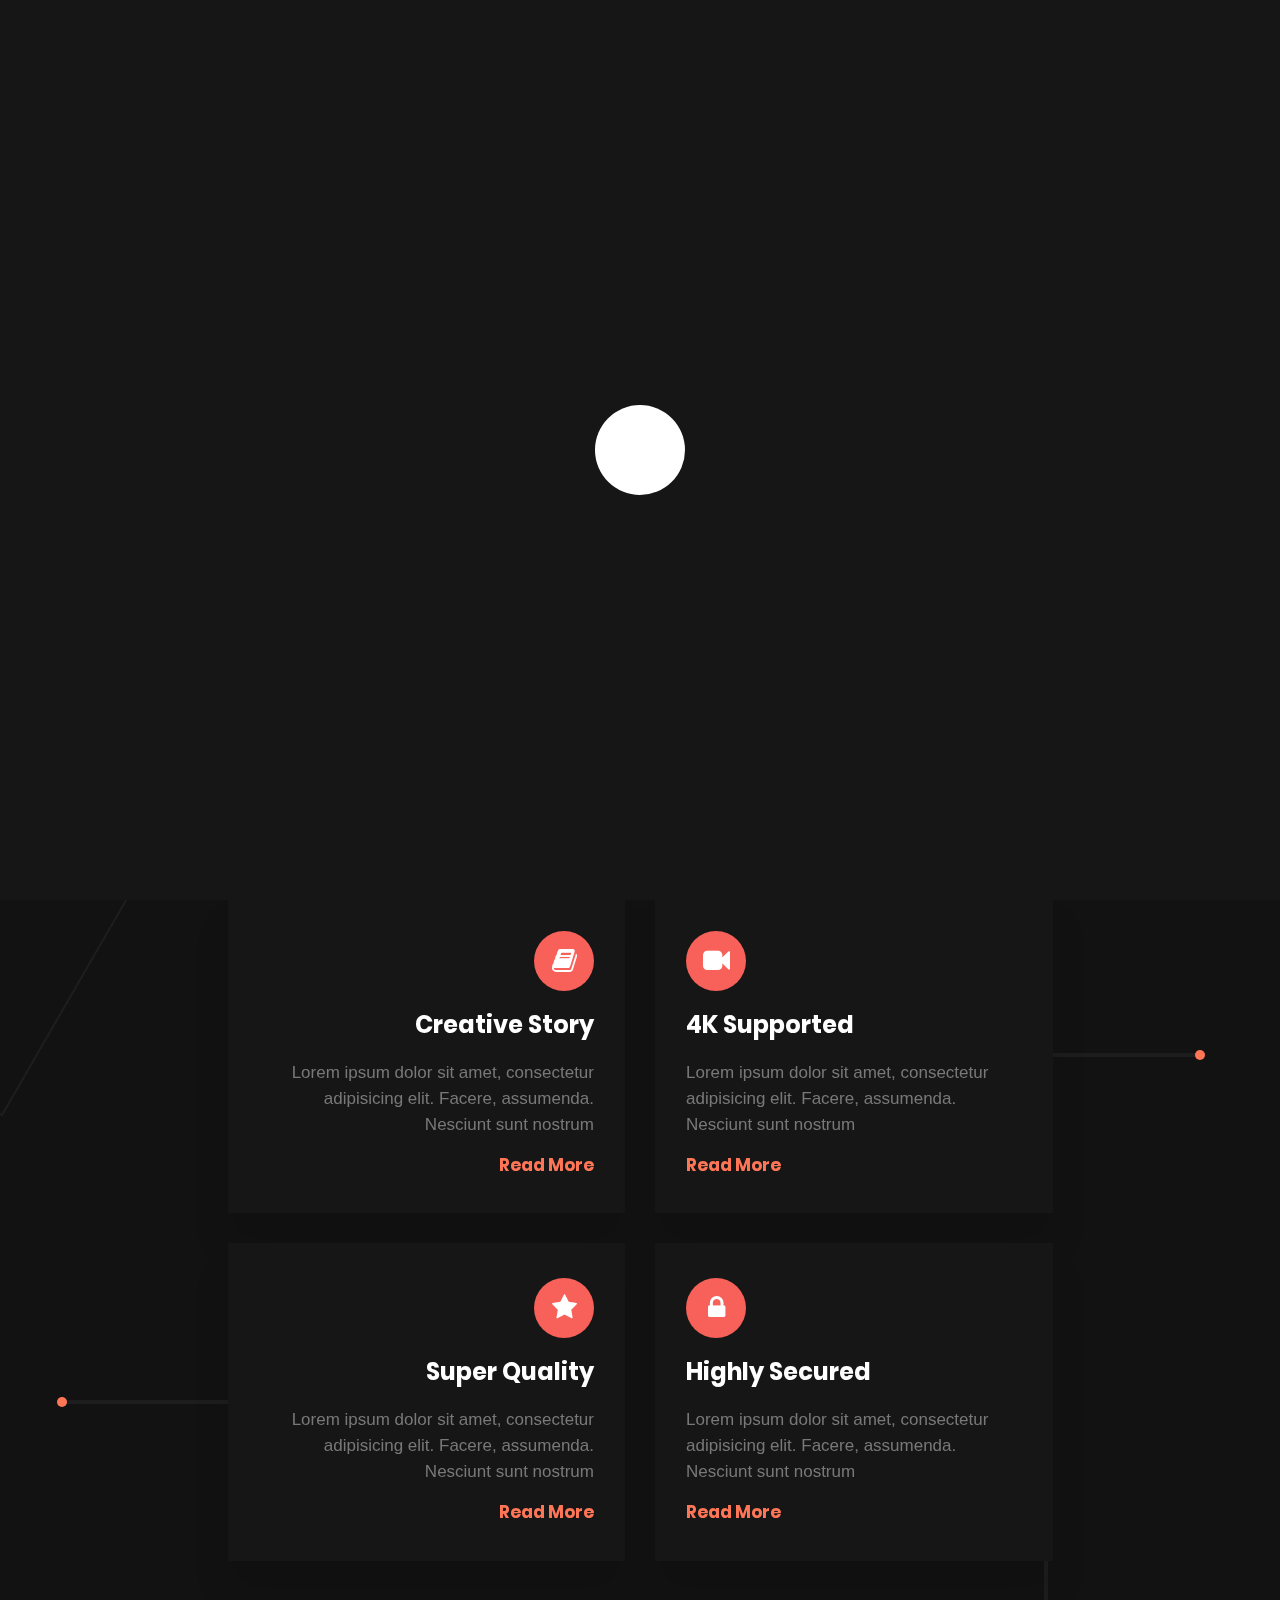
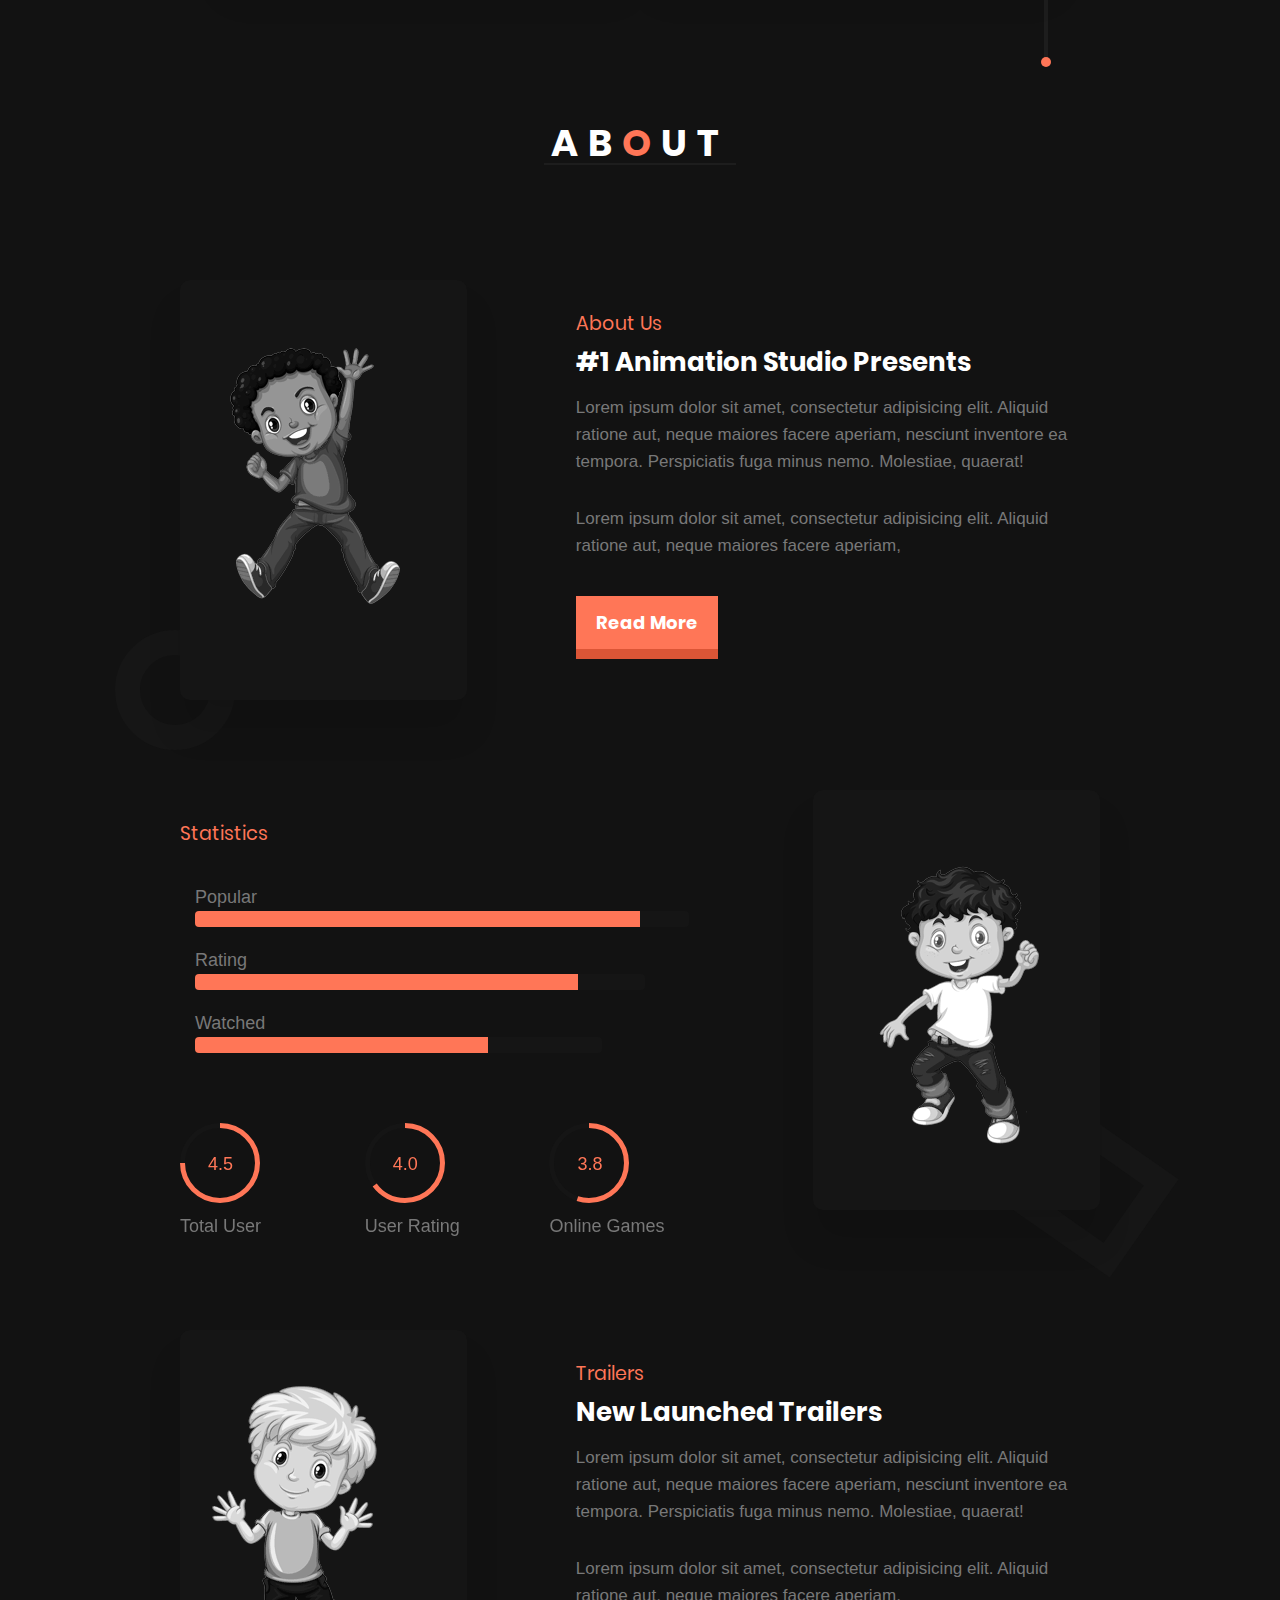
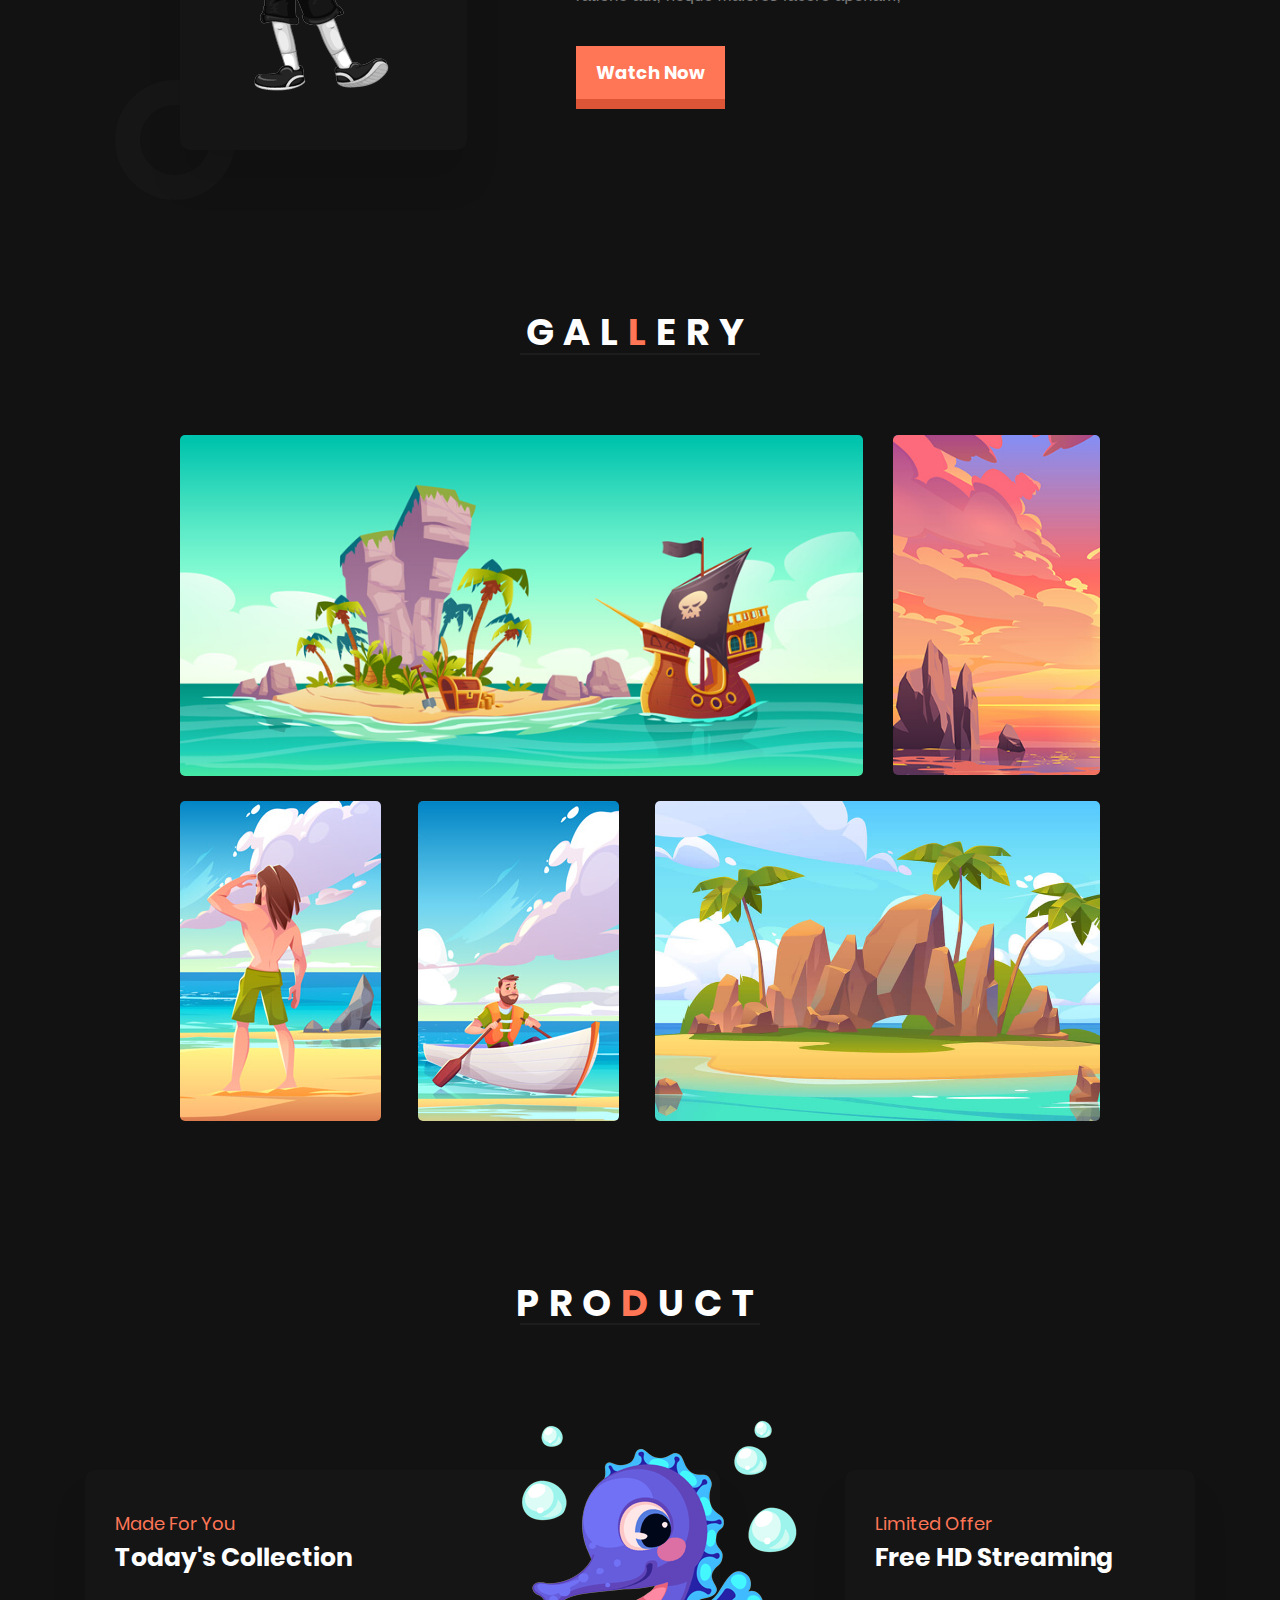
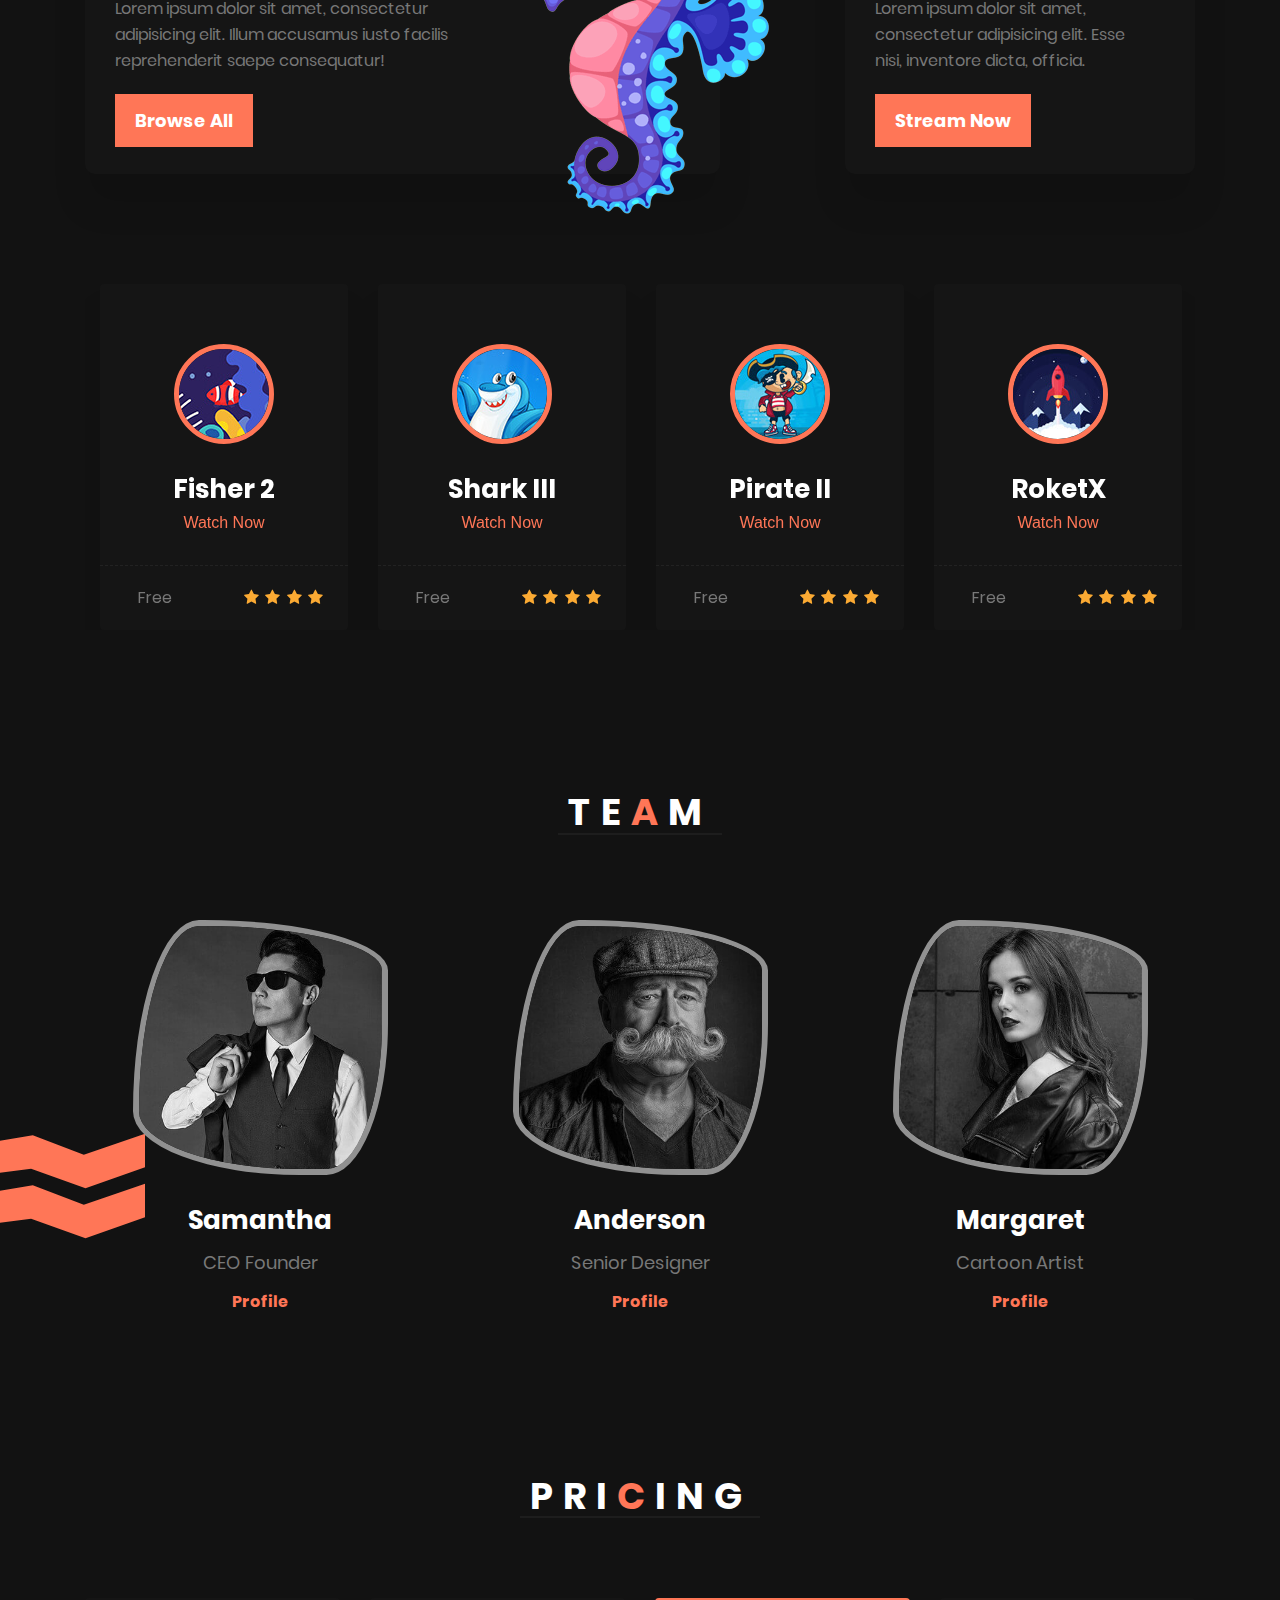
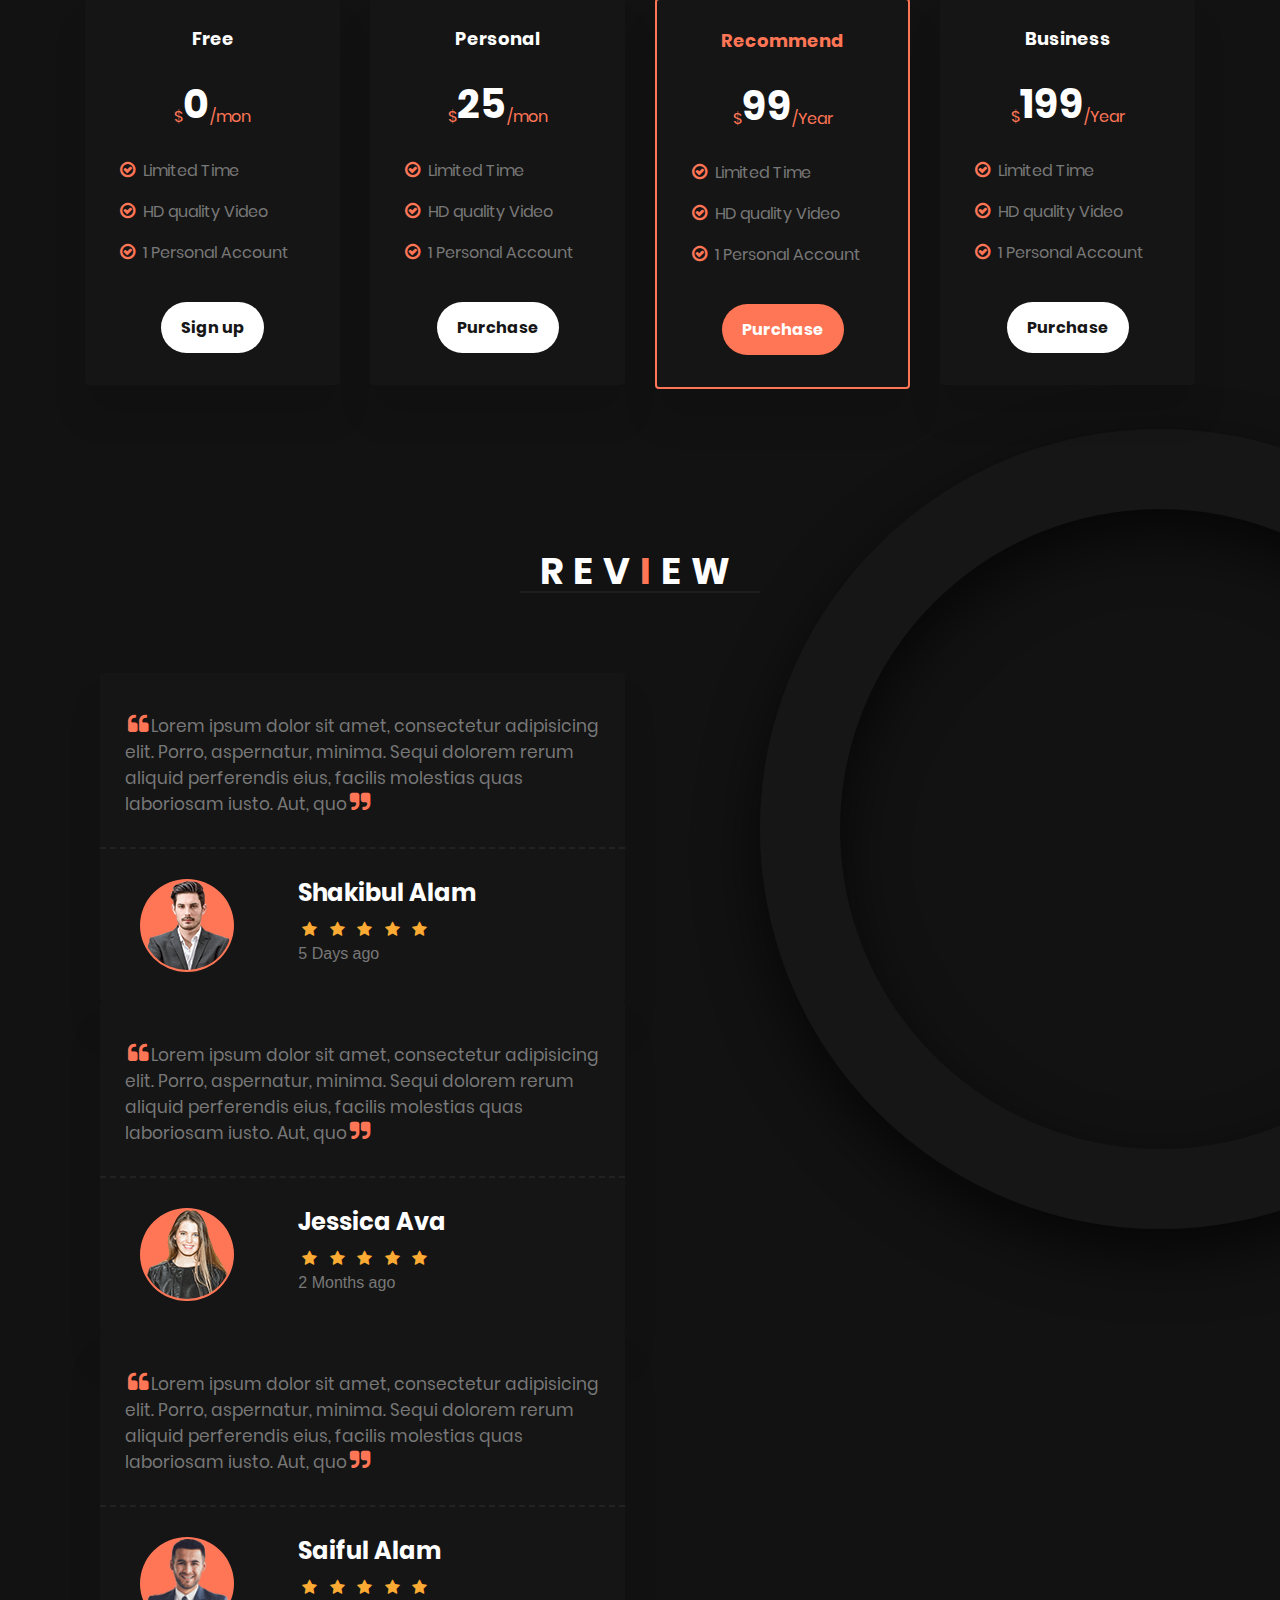
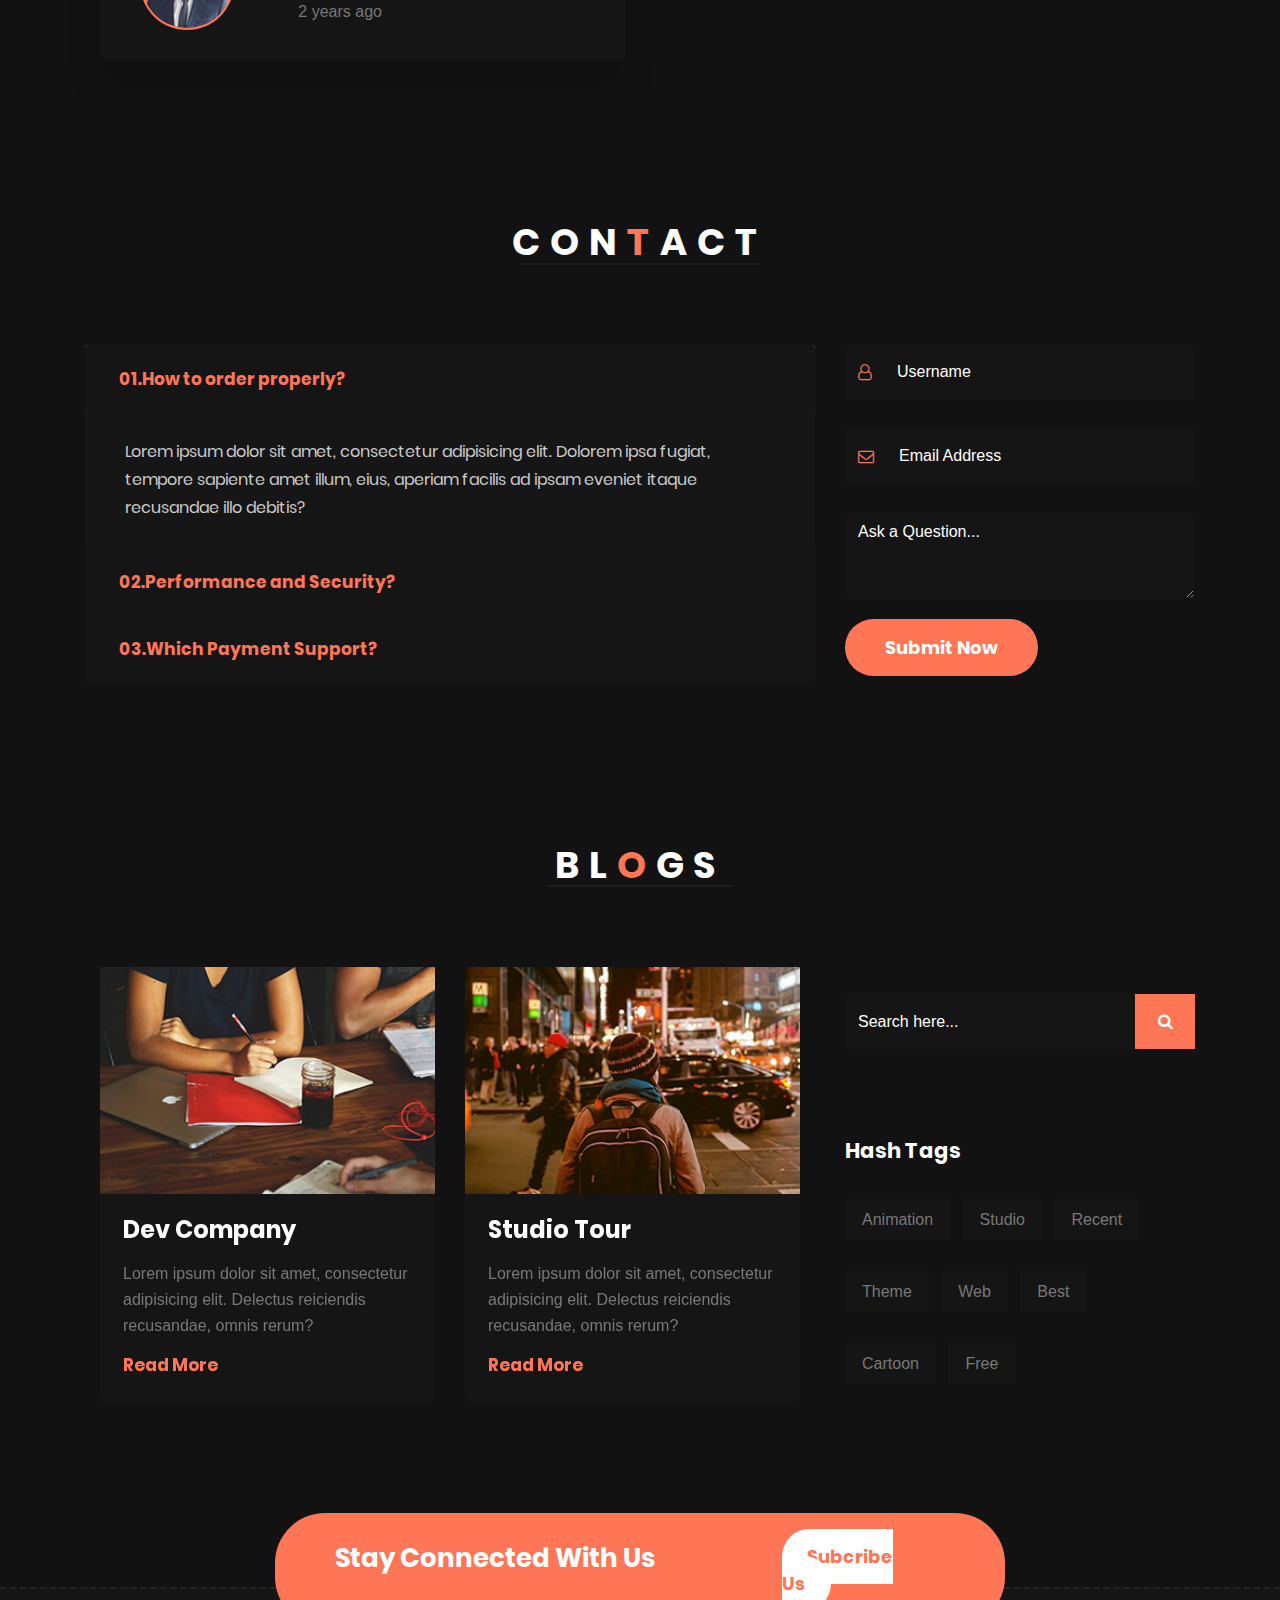
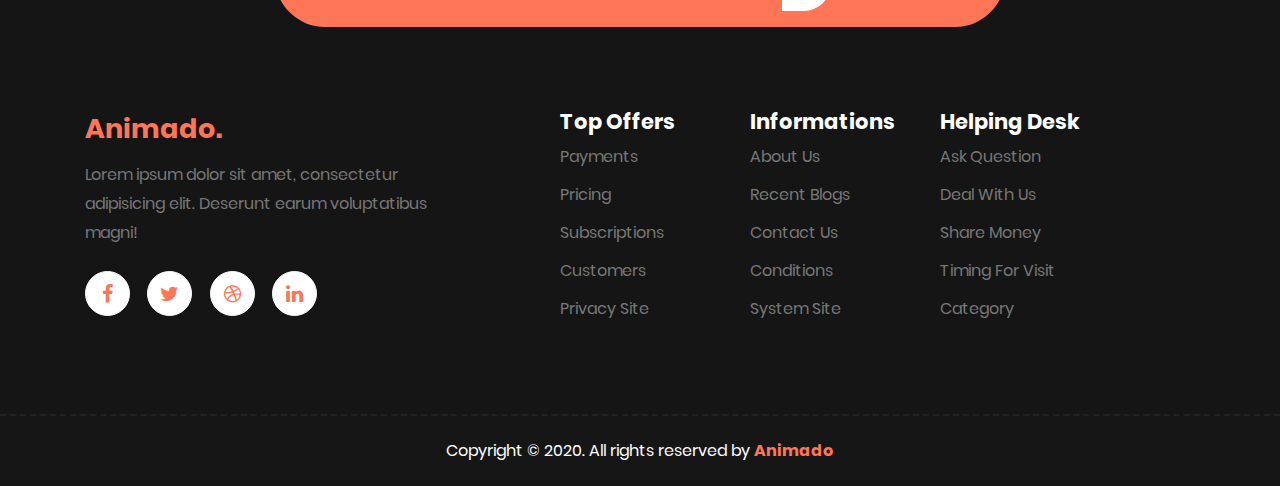
<file: index3.html>
<!DOCTYPE html>
<html lang="zxx">


<!-- Mirrored from epiktheme.com/demos/html/Animado-Theme/demos/index3.html by HTTrack Website Copier/3.x [XR&CO'2014], Mon, 06 Sep 2021 13:10:30 GMT -->
<head>
    <meta charset="UTF-8">
    <meta name="viewport" content="width=device-width, initial-scale=1, shrink-to-fit=no">
    <meta name="keywords" content="HTML5 Template,Animation Studio, Cartoon" />
    <meta name="description" content="Animado - Animation & Cartoon Studio Template" />
    <title>Animado - Animation & Cartoon Studio Template</title>
    <!--font-awesome icons link-->
    <link rel="stylesheet" href="css/font-awesome.min.css">

    <!-- Bootstrap CSS -->
    <link rel="stylesheet" href="css/bootstrap.min.css">
    <link rel="stylesheet" href="css/slick.css">
    <!--main style file-->
    <link rel="stylesheet" href="css/style.css">
    <link rel="stylesheet" href="css/responsive.css">
</head>

<body id="dark-mode">
    <!-- Preloader Part Start -->
    <div class="preloader">
        <div class="frame">
            <div class="center">
                <div class="dot-1"></div>
                <div class="dot-2"></div>
                <div class="dot-3"></div>
            </div>
        </div>
    </div>
    <!-- Preloader Part End -->
    <!-- HEADER AREA START -->
    <nav class="navbar navbar-expand-lg navbar-light bg-light sticky-top">
        <div class="container">
            <a class="navbar-brand" href="index.html">Animado<b>.</b></a>
            <button class="navbar-toggler" type="button" data-toggle="collapse" data-target="#navbarSupportedContent" aria-controls="navbarSupportedContent" aria-expanded="false" aria-label="Toggle navigation">
                <i class="fa fa-bars" aria-hidden="true"></i>
            </button>
            <div class="collapse navbar-collapse menu-main" id="navbarSupportedContent">
                <ul class="navbar-nav ml-auto menu-item">
                    <li class="nav-item">
                        <a class="nav-link" href="#banner">Home</a>
                    </li>
                    <li class="nav-item">
                        <a class="nav-link" href="#about">About Us</a>
                    </li>
                    <li class="nav-item">
                        <a class="nav-link" href="#gallery">Gallery</a>
                    </li>
                    <li class="nav-item">
                        <a class="nav-link" href="#product">Products</a>
                    </li>
                    <li class="nav-item">
                        <a class="nav-link" href="#blog">Blog</a>
                    </li>
                    <li class="nav-item">
                        <a class="nav-link bor" href="#" data-toggle="modal" data-target="#exampleModal">Contact</a>
                    </li>
                </ul>
            </div>
            <div class="modal fade" id="exampleModal" tabindex="-1" role="dialog" aria-hidden="true">
                <div class="modal-dialog" role="document">
                    <div class="modal-content">
                        <div class="modal-header">
                            <h5 class="modal-title">Contact Us</h5>
                            <button type="button" class="close" data-dismiss="modal" aria-label="Close">
                                <span aria-hidden="true">&times;</span>
                            </button>
                        </div>
                        <div class="modal-body">
                            <form>
                                <div class="input-group contact-input mb-3">
                                    <div class="input-group-prepend">
                                        <span class="input-group-text faq-icon"><i class="fa fa-user-o" aria-hidden="true"></i>
                                        </span>
                                    </div>
                                    <input type="text" class="form-control box-bg" placeholder="Username" aria-label="Username">
                                </div>
                                <div class="input-group contact-input mb-3">
                                    <div class="input-group-prepend">
                                        <span class="input-group-text faq-icon"><i class="fa fa-envelope-o" aria-hidden="true"></i>
                                        </span>
                                    </div>
                                    <input type="email" class="form-control box-bg" placeholder="Email Address" aria-label="Username">
                                </div>
                                <div class="form-group">
                                    <textarea class="form-control box-bg" placeholder="Ask a Question..." rows="3"></textarea>
                                </div>
                            </form>
                        </div>
                        <div class="modal-footer">
                            <button type="button" class="dropboxx" data-dismiss="modal">Close</button>
                            <button type="submit" class="dropboxx2" data-dismiss="modal">Send message</button>
                        </div>
                    </div>
                </div>
            </div>
            <div class="modal fade" id="exampleModal2" tabindex="-1" role="dialog" aria-hidden="true">
                <div class="modal-dialog" role="document">
                    <div class="modal-content">
                        <div class="modal-header">
                            <h5 class="modal-title">Subscription</h5>
                            <button type="button" class="close" data-dismiss="modal" aria-label="Close">
                                <span aria-hidden="true">&times;</span>
                            </button>
                        </div>
                        <div class="modal-body">
                            <form>
                                <div class="input-group contact-input mb-3">
                                    <input type="email" class="form-control box-bg" placeholder="Email Address" aria-label="Username">
                                </div>
                            </form>
                        </div>
                        <div class="modal-footer mf-2">
                            <button type="submit" class="dropboxx2" data-dismiss="modal">Subscribe</button>
                        </div>
                    </div>
                </div>
            </div>
        </div>
    </nav>
    <!-- HEADER AREA ENDS -->

    <!-- BANNER AREA START -->
    <section id="banner">
        <div class=".particles-js-canvas-el" id="particles-js"></div>
        <div class="design-layer"></div>
        <div class="backtotop">
            <a href="#banner"><i class="fa fa-arrow-up" aria-hidden="true"></i></a>
        </div>
        <div class="container zindex">
            <div class="row">
                <div class="col-lg-7 banner-txt">
                    <h3>Cartoons And Anime Series Stream Anytime On Animado</h3>
                    <p>Lorem ipsum dolor sit amet, consectetur adipisicing elit. Fugit amet est aliquam, debitis atque odio neque doloribus ea commodi illum quam, cupiditate ex, dolorem fuga.</p>
                    <a href="#">Browse Now</a>
                </div>
                <div class="col-lg-5">
                    <div class="banner-img">
                        <img src="images/banner.png" alt="banner-img" class="img-fluid">
                    </div>
                </div>
            </div>
        </div>
    </section>
    <!-- BANNER AREA ENDS -->

    <!-- FEATURE AREA START -->
    <section id="overview">
        <div class="container">
            <div class="row header-text text-center">
                <div class="col-lg-12">
                    <h3>FEA<span>T</span>URE</h3>
                </div>
            </div>
            <div class="row over-pa">
                <div class="col-lg-9 col-sm-12 m-auto">
                    <div class="row">
                        <div class="col-lg-6 col-sm-6">
                            <div class="over-item txt-right unique-style3">
                                <i class="fa fa-book over-i" aria-hidden="true"></i>
                                <div class="break"></div>
                                <h3>Creative Story</h3>
                                <p>Lorem ipsum dolor sit amet, consectetur adipisicing elit. Facere, assumenda. Nesciunt sunt nostrum</p>
                                <div class="over-btn">
                                    <a href="#">Read More</a>
                                </div>
                            </div>
                        </div>
                        <div class="col-lg-6 col-sm-6">
                            <div class="over-item txt-left unique-style">
                                <i class="fa fa-video-camera over-i" aria-hidden="true"></i>
                                <div class="break"></div>
                                <h3>4K Supported</h3>
                                <p>Lorem ipsum dolor sit amet, consectetur adipisicing elit. Facere, assumenda. Nesciunt sunt nostrum</p>
                                <div class="over-btn">
                                    <a href="#">Read More</a>
                                </div>
                            </div>
                        </div>
                        <div class="col-lg-6 col-sm-6">
                            <div class="over-item txt-right unique-style2">
                                <i class="fa fa-star over-i" aria-hidden="true"></i>
                                <div class="break"></div>
                                <h3>Super Quality</h3>
                                <p>Lorem ipsum dolor sit amet, consectetur adipisicing elit. Facere, assumenda. Nesciunt sunt nostrum</p>
                                <div class="over-btn">
                                    <a href="#">Read More</a>
                                </div>
                            </div>
                        </div>
                        <div class="col-lg-6 col-sm-6">
                            <div class="over-item txt-left unique-style4">
                                <i class="fa fa-lock over-i" aria-hidden="true"></i>
                                <div class="break"></div>
                                <h3>Highly Secured</h3>
                                <p>Lorem ipsum dolor sit amet, consectetur adipisicing elit. Facere, assumenda. Nesciunt sunt nostrum</p>
                                <div class="over-btn">
                                    <a href="#">Read More</a>
                                </div>
                            </div>
                        </div>
                    </div>
                </div>
            </div>
        </div>
    </section>
    <!-- FEATURE AREA ENDS -->

    <!-- ABOUT AREA START -->
    <section id="about">
        <div class="container">
            <div class="row header-text text-center about-header">
                <div class="col-lg-12">
                    <h3>AB<span>O</span>UT</h3>
                </div>
            </div>
            <div class="row about-pa">
                <div class="col-lg-10 col-md-12 m-auto about-item">
                    <div class="row">
                        <div class="col-lg-4 col-sm-8 m-sm-auto col-md-5 text-center">
                            <div class="about-img ai-one">
                                <img src="images/about1.png" alt="about-img" class="img-fluid">
                            </div>
                        </div>
                        <div class="col-lg-1 col-md-1"></div>
                        <div class="col-lg-7 col-md-6">
                            <div class="about-txt">
                                <span class="separet-span">About Us</span>
                                <h3>#1 Animation Studio Presents</h3>
                                <p>Lorem ipsum dolor sit amet, consectetur adipisicing elit. Aliquid ratione aut, neque maiores facere aperiam, nesciunt inventore ea tempora. Perspiciatis fuga minus nemo. Molestiae, quaerat!</p>
                                <p class="separate-p tab-hider">Lorem ipsum dolor sit amet, consectetur adipisicing elit. Aliquid ratione aut, neque maiores facere aperiam,</p>
                                <a href="#">Read More</a>
                            </div>
                        </div>
                    </div>
                </div>
                <div class="col-lg-10 m-auto about-item col-md-12">
                    <div class="row">
                        <div class="col-lg-7 col-md-6">
                            <div class="about-txt sm-reduce-pa">
                                <span class="separet-span">Statistics</span>
                                <div class="p-bars">
                                    <div class="col-lg-12 p-bar">
                                        <span>Popular</span>
                                        <div class="progress">
                                            <div class="progress-bar" role="progressbar" style="width: 90%;" aria-valuenow="90" aria-valuemin="0" aria-valuemax="100"></div>
                                        </div>
                                    </div>
                                    <div class="col-lg-11 p-bar">
                                        <span>Rating</span>
                                        <div class="progress">
                                            <div class="progress-bar" role="progressbar" style="width: 85%;" aria-valuenow="85" aria-valuemin="0" aria-valuemax="100"></div>
                                        </div>
                                    </div>
                                    <div class="col-lg-10 p-bar">
                                        <span>Watched</span>
                                        <div class="progress">
                                            <div class="progress-bar" role="progressbar" style="width: 72%;" aria-valuenow="72" aria-valuemin="0" aria-valuemax="100"></div>
                                        </div>
                                    </div>
                                </div>
                            </div>
                            <div class="row counter-main">
                                <div class="counter-1 col-4 col-lg-4 col-sm-3 col-md-4">
                                    <div class="chart" data-percent="75">
                                    </div>
                                    <h5>4.5</h5>
                                    <span>Total User</span>
                                </div>
                                <div class="counter-1 col-4 col-lg-4  col-sm-3 col-md-4">
                                    <div class="chart" data-percent="65">
                                    </div>
                                    <h5>4.0</h5>
                                    <span>User Rating</span>
                                </div>
                                <div class="counter-1 col-4 col-lg-4 col-sm-3 col-md-4">
                                    <div class="chart" data-percent="55">
                                    </div>
                                    <h5>3.8</h5>
                                    <span>Online Games</span>
                                </div>
                            </div>
                        </div>
                        <div class="col-lg-1 col-md-1"></div>
                        <div class="col-lg-4 text-center mob-hide sm-hide col-md-5">
                            <div class="about-img ai-two">
                                <img src="images/about2.png" alt="about-img" class="img-fluid">
                            </div>
                        </div>
                    </div>
                </div>
                <div class="col-lg-10 m-auto about-item col-md-12">
                    <div class="row">
                        <div class="col-lg-4 col-sm-8 m-sm-auto text-center col-md-5">
                            <div class="about-img ai-three">
                                <img src="images/about3.png" alt="about-img" class="img-fluid">
                            </div>
                        </div>
                        <div class="col-lg-1 col-md-1"></div>
                        <div class="col-lg-7 col-md-6">
                            <div class="about-txt">
                                <span class="separet-span">Trailers</span>
                                <h3>New Launched Trailers</h3>
                                <p>Lorem ipsum dolor sit amet, consectetur adipisicing elit. Aliquid ratione aut, neque maiores facere aperiam, nesciunt inventore ea tempora. Perspiciatis fuga minus nemo. Molestiae, quaerat!</p>
                                <p class="separate-p tab-hider">Lorem ipsum dolor sit amet, consectetur adipisicing elit. Aliquid ratione aut, neque maiores facere aperiam,</p>
                                <a href="#">Watch Now</a>
                            </div>
                        </div>
                    </div>
                </div>
            </div>
        </div>
    </section>
    <!-- ABOUT AREA ENDS -->

    <!-- GALLERY AREA START -->
    <section id="gallery">
        <div class="container">
            <div class="row header-text text-center">
                <div class="col-lg-12">
                    <h3>GAL<span>L</span>ERY</h3>
                </div>
            </div>
            <div class="row gallery-pa">
                <div class="col-lg-10 m-auto">
                    <div class="row">
                        <div class="col-lg-9 col-md-12 col-sm-6 col-12 gallery-img">
                            <img src="images/g1.jpg" alt="gallary-img" class="img-fluid">
                        </div>
                        <div class="col-lg-3 col-md-3 col-sm-6 g-2 col-12 mob-mar-top gallery-img tab-view-hide">
                            <img src="images/g2.jpg" alt="gallary-img" class="img-fluid sp-img2">
                        </div>
                        <div class="col-lg-3 col-md-3 col-sm-6 col-12 gallery-img g-mar sm-gallery-top">
                            <img src="images/g3.jpg" alt="gallary-img" class="img-fluid">
                        </div>
                        <div class="col-lg-3 col-md-3 col-sm-6 col-12 gallery-img g-mar">
                            <img src="images/g4.jpg" alt="gallary-img" class="img-fluid">
                        </div>
                        <div class="col-lg-6 col-md-6 col-sm-6 col-12 gallery-img g-mar sm-gallery-top2">
                            <img src="images/g5.jpg" alt="gallary-img" class="img-fluid w-100 sp-img">
                        </div>
                    </div>
                </div>
            </div>
        </div>
    </section>
    <!-- GALLERY AREA ENDS -->

    <!-- PRODUCT AREA START -->
    <section id="product">
        <div class="container">
            <div class="row header-text text-center">
                <div class="col-lg-12">
                    <h3>PRO<span>D</span>UCT</h3>
                </div>
            </div>
            <div class="row product-pa">
                <div class="col-lg-7 mob-mar-bottom">
                    <div class="product-item">
                        <div class="row">
                            <div class="col-lg-8 col-md-7 product-txt">
                                <span>Made For You</span>
                                <h3>Today's Collection</h3>
                                <p>Lorem ipsum dolor sit amet, consectetur adipisicing elit. Illum accusamus iusto facilis reprehenderit saepe consequatur!</p>
                                <a href="#">Browse All</a>
                            </div>
                            <div class="col-lg-4 col-md-4 mob-img-hide">
                                <img src="images/pro1.png" alt="product-img">
                            </div>
                        </div>
                    </div>
                </div>
                <div class="col-lg-1"></div>
                <div class="col-lg-4">
                    <div class="product-item product-txt">
                        <span>Limited Offer</span>
                        <h3>Free HD Streaming</h3>
                        <p class="next-p">Lorem ipsum dolor sit amet, consectetur adipisicing elit. Esse nisi, inventore dicta, officia.</p>
                        <a href="#">Stream Now</a>
                    </div>
                </div>
            </div>
            <div class="row">
                <div class="col-lg-12">
                    <div class="product-main">
                        <div class="col-lg-3">
                            <div class="product-slider text-center">
                                <div class="pro-img">
                                    <img src="images/p1.jpg" alt="product-img">
                                </div>
                                <div class="border-style">
                                    <h3>Pirate II</h3>
                                    <a href="#">Watch Now</a>
                                </div>
                                <div class="row pro-info">
                                    <div class="col-lg-6 col-6 col-sm-5">
                                        <span>Free</span>
                                    </div>
                                    <div class="col-lg-6 col-6 stars col-sm-7">
                                        <i class="fa fa-star" aria-hidden="true"></i>
                                        <i class="fa fa-star" aria-hidden="true"></i>
                                        <i class="fa fa-star" aria-hidden="true"></i>
                                        <i class="fa fa-star" aria-hidden="true"></i>
                                    </div>
                                </div>
                            </div>
                        </div>
                        <div class="col-lg-3">
                            <div class="product-slider text-center">
                                <div class="pro-img">
                                    <img src="images/p2.jpg" alt="product-img">
                                </div>
                                <div class="border-style">
                                    <h3>RoketX</h3>
                                    <a href="#">Watch Now</a>
                                </div>
                                <div class="row pro-info">
                                    <div class="col-lg-6 col-sm-5 col-6">
                                        <span>Free</span>
                                    </div>
                                    <div class="col-lg-6 col-6 col-sm-7 stars">
                                        <i class="fa fa-star" aria-hidden="true"></i>
                                        <i class="fa fa-star" aria-hidden="true"></i>
                                        <i class="fa fa-star" aria-hidden="true"></i>
                                        <i class="fa fa-star" aria-hidden="true"></i>
                                    </div>
                                </div>
                            </div>
                        </div>
                        <div class="col-lg-3">
                            <div class="product-slider text-center">
                                <div class="pro-img">
                                    <img src="images/p3.jpg" alt="product-img">
                                </div>
                                <div class="border-style">
                                    <h3>Infinity</h3>
                                    <a href="#">Watch Now</a>
                                </div>
                                <div class="row pro-info">
                                    <div class="col-lg-6 col-sm-5 col-6">
                                        <span>Free</span>
                                    </div>
                                    <div class="col-lg-6 col-6 col-sm-7 stars">
                                        <i class="fa fa-star" aria-hidden="true"></i>
                                        <i class="fa fa-star" aria-hidden="true"></i>
                                        <i class="fa fa-star" aria-hidden="true"></i>
                                        <i class="fa fa-star" aria-hidden="true"></i>
                                    </div>
                                </div>
                            </div>
                        </div>
                        <div class="col-lg-3">
                            <div class="product-slider text-center">
                                <div class="pro-img">
                                    <img src="images/p4.jpg" alt="product-img">
                                </div>
                                <div class="border-style">
                                    <h3>Fisher 2</h3>
                                    <a href="#">Watch Now</a>
                                </div>
                                <div class="row pro-info">
                                    <div class="col-lg-6 col-sm-5 col-6">
                                        <span>Free</span>
                                    </div>
                                    <div class="col-lg-6 col-sm-7 col-6 stars">
                                        <i class="fa fa-star" aria-hidden="true"></i>
                                        <i class="fa fa-star" aria-hidden="true"></i>
                                        <i class="fa fa-star" aria-hidden="true"></i>
                                        <i class="fa fa-star" aria-hidden="true"></i>
                                    </div>
                                </div>
                            </div>
                        </div>
                        <div class="col-lg-3">
                            <div class="product-slider text-center">
                                <div class="pro-img">
                                    <img src="images/p5.jpg" alt="product-img">
                                </div>
                                <div class="border-style">
                                    <h3>Shark III</h3>
                                    <a href="#">Watch Now</a>
                                </div>
                                <div class="row pro-info">
                                    <div class="col-lg-6 col-sm-5 col-6">
                                        <span>Free</span>
                                    </div>
                                    <div class="col-lg-6 col-sm-7 col-6 stars">
                                        <i class="fa fa-star" aria-hidden="true"></i>
                                        <i class="fa fa-star" aria-hidden="true"></i>
                                        <i class="fa fa-star" aria-hidden="true"></i>
                                        <i class="fa fa-star" aria-hidden="true"></i>
                                    </div>
                                </div>
                            </div>
                        </div>
                    </div>
                </div>
            </div>
        </div>
    </section>
    <!-- PRODUCT AREA ENDS -->

    <!-- TEAM AREA START -->
    <section id="team">
        <div class="container">
            <div class="row header-text text-center team-header">
                <div class="col-lg-12">
                    <h3>TE<span>A</span>M</h3>
                </div>
            </div>
            <div class="row team-pa">
                <div class="col-lg-3 col-md-3 col-sm-4 m-auto team-item text-center">
                    <img src="images/t1.jpg" alt="team-member" class="img-fluid">
                    <h3>Samantha</h3>
                    <p>CEO Founder</p>
                    <a href="#">Profile</a>
                </div>
                <div class="col-lg-3 col-md-3 col-sm-4 m-auto team-item text-center">
                    <img src="images/t2.jpg" alt="team-member" class="img-fluid">
                    <h3>Anderson</h3>
                    <p>Senior Designer</p>
                    <a href="#">Profile</a>
                </div>
                <div class="col-lg-3 col-md-3 col-sm-4 m-auto team-item text-center">
                    <img src="images/t3.jpg" alt="team-member" class="img-fluid">
                    <h3>Margaret</h3>
                    <p>Cartoon Artist</p>
                    <a href="#">Profile</a>
                </div>
            </div>
        </div>
    </section>
    <!-- TEAM AREA ENDS -->

    <!-- PRICE AREA START -->
    <section id="price">
        <div class="container">
            <div class="row header-text text-center">
                <div class="col-lg-12">
                    <h3>PRI<span>C</span>ING</h3>
                </div>
            </div>
            <div class="row price-pa">
                <div class="col-lg-3 col-sm-6">
                    <div class="price-table mob-mar-bottom">
                        <h3>Free</h3>
                        <h4><sub>$</sub>0<sub>/mon</sub></h4>
                        <p><i class="fa fa-check-circle-o" aria-hidden="true"></i> Limited Time</p>
                        <p><i class="fa fa-check-circle-o" aria-hidden="true"></i> HD quality Video</p>
                        <p><i class="fa fa-check-circle-o" aria-hidden="true"></i> 1 Personal Account</p>
                        <div class="price-btn text-center">
                            <a href="#">Sign up</a>
                        </div>
                    </div>
                </div>
                <div class="col-lg-3 col-sm-6">
                    <div class="price-table mob-mar-bottom">
                        <h3>Personal</h3>
                        <h4><sub>$</sub>25<sub>/mon</sub></h4>
                        <p><i class="fa fa-check-circle-o" aria-hidden="true"></i> Limited Time</p>
                        <p><i class="fa fa-check-circle-o" aria-hidden="true"></i> HD quality Video</p>
                        <p><i class="fa fa-check-circle-o" aria-hidden="true"></i> 1 Personal Account</p>
                        <div class="price-btn text-center">
                            <a href="#">Purchase</a>
                        </div>
                    </div>
                </div>
                <div class="col-lg-3 col-sm-6 mob-mar-bottom">
                    <div class="price-table gold-bg">
                        <h3 class="gold">Recommend</h3>
                        <h4><sub>$</sub>99<sub>/Year</sub></h4>
                        <p><i class="fa fa-check-circle-o" aria-hidden="true"></i> Limited Time</p>
                        <p><i class="fa fa-check-circle-o" aria-hidden="true"></i> HD quality Video</p>
                        <p><i class="fa fa-check-circle-o" aria-hidden="true"></i> 1 Personal Account</p>
                        <div class="price-btn gold-bg2 text-center">
                            <a href="#">Purchase</a>
                        </div>
                    </div>
                </div>
                <div class="col-lg-3 col-sm-6">
                    <div class="price-table">
                        <h3>Business</h3>
                        <h4><sub>$</sub>199<sub>/Year</sub></h4>
                        <p><i class="fa fa-check-circle-o" aria-hidden="true"></i> Limited Time</p>
                        <p><i class="fa fa-check-circle-o" aria-hidden="true"></i> HD quality Video</p>
                        <p><i class="fa fa-check-circle-o" aria-hidden="true"></i> 1 Personal Account</p>
                        <div class="price-btn text-center">
                            <a href="#">Purchase</a>
                        </div>
                    </div>
                </div>
            </div>
        </div>
    </section>
    <!-- PRICE AREA ENDS -->

    <!-- REVIEW AREA START -->
    <section id="review">
        <div class="container">
            <div class="row header-text text-center">
                <div class="col-lg-12">
                    <h3>REV<span>I</span>EW</h3>
                </div>
            </div>
            <div class="row review-pa">
                <div class="col-lg-12">
                    <div class="review-main">
                        <div class="col-lg-6">
                            <div class="review-item">
                                <div class="comment">
                                    <p><i class="fa fa-quote-left" aria-hidden="true"></i>Lorem ipsum dolor sit amet, consectetur adipisicing elit. Porro, aspernatur, minima. Sequi dolorem rerum aliquid perferendis eius, facilis molestias quas laboriosam iusto. Aut, quo<i class="fa fa-quote-right" aria-hidden="true"></i></p>
                                </div>
                                <div class="user">
                                    <div class="row">
                                        <div class="col-lg-4 col-sm-4 user-img">
                                            <img src="images/testimonial.png" alt="user-img">
                                        </div>
                                        <div class="col-lg-7 col-sm-7 user-txt">
                                            <h3>Shakibul Alam</h3>
                                            <div class="star2">
                                                <i class="fa fa-star" aria-hidden="true"></i>
                                                <i class="fa fa-star" aria-hidden="true"></i>
                                                <i class="fa fa-star" aria-hidden="true"></i>
                                                <i class="fa fa-star" aria-hidden="true"></i>
                                                <i class="fa fa-star" aria-hidden="true"></i>
                                            </div>
                                            <span>5 Days ago</span>
                                        </div>
                                    </div>
                                </div>
                            </div>
                        </div>
                        <div class="col-lg-6">
                            <div class="review-item">
                                <div class="comment">
                                    <p><i class="fa fa-quote-left" aria-hidden="true"></i>Lorem ipsum dolor sit amet, consectetur adipisicing elit. Porro, aspernatur, minima. Sequi dolorem rerum aliquid perferendis eius, facilis molestias quas laboriosam iusto. Aut, quo<i class="fa fa-quote-right" aria-hidden="true"></i></p>
                                </div>
                                <div class="user">
                                    <div class="row">
                                        <div class="col-lg-4 col-sm-4 user-img">
                                            <img src="images/testimonial1.png" alt="user-img">
                                        </div>
                                        <div class="col-lg-7 col-sm-7 user-txt">
                                            <h3>Jessica Ava</h3>
                                            <div class="star2">
                                                <i class="fa fa-star" aria-hidden="true"></i>
                                                <i class="fa fa-star" aria-hidden="true"></i>
                                                <i class="fa fa-star" aria-hidden="true"></i>
                                                <i class="fa fa-star" aria-hidden="true"></i>
                                                <i class="fa fa-star" aria-hidden="true"></i>
                                            </div>
                                            <span>2 Months ago</span>
                                        </div>
                                    </div>
                                </div>
                            </div>
                        </div>
                        <div class="col-lg-6">
                            <div class="review-item">
                                <div class="comment">
                                    <p><i class="fa fa-quote-left" aria-hidden="true"></i>Lorem ipsum dolor sit amet, consectetur adipisicing elit. Porro, aspernatur, minima. Sequi dolorem rerum aliquid perferendis eius, facilis molestias quas laboriosam iusto. Aut, quo<i class="fa fa-quote-right" aria-hidden="true"></i></p>
                                </div>
                                <div class="user">
                                    <div class="row">
                                        <div class="col-lg-4 col-sm-4 user-img">
                                            <img src="images/testimonial3.png" alt="user-img">
                                        </div>
                                        <div class="col-lg-7 col-sm-7 user-txt">
                                            <h3>Saiful Alam</h3>
                                            <div class="star2">
                                                <i class="fa fa-star" aria-hidden="true"></i>
                                                <i class="fa fa-star" aria-hidden="true"></i>
                                                <i class="fa fa-star" aria-hidden="true"></i>
                                                <i class="fa fa-star" aria-hidden="true"></i>
                                                <i class="fa fa-star" aria-hidden="true"></i>
                                            </div>
                                            <span>2 years ago</span>
                                        </div>
                                    </div>
                                </div>
                            </div>
                        </div>
                    </div>
                </div>
            </div>
        </div>
    </section>
    <!-- REVIEW AREA ENDS -->

    <!-- CONTACT AREA START -->
    <section id="contact">
        <div class="container">
            <div class="row header-text text-center">
                <div class="col-lg-12">
                    <h3>CON<span>T</span>ACT</h3>
                </div>
            </div>
            <div class="row contact-pa">
                <div class="col-lg-8 f-text2">
                    <div class="accordion" id="accordionExample">
                        <div class="card">
                            <div class="card-header" id="headingOne">
                                <h2 class="mb-0">
                                    <button class="btn btn-link zom" type="button" data-toggle="collapse" data-target="#collapseOne" aria-expanded="true" aria-controls="collapseOne">
                                        01.How to order properly?
                                    </button>
                                </h2>
                            </div>
                            <div id="collapseOne" class="collapse show" aria-labelledby="headingOne" data-parent="#accordionExample">
                                <div class="card-body">
                                    Lorem ipsum dolor sit amet, consectetur adipisicing elit. Dolorem ipsa fugiat, tempore sapiente amet illum, eius, aperiam facilis ad ipsam eveniet itaque recusandae illo debitis?
                                </div>
                            </div>
                        </div>
                        <div class="card">
                            <div class="card-header" id="headingTwo">
                                <h2 class="mb-0">
                                    <button class="btn btn-link collapsed zom" type="button" data-toggle="collapse" data-target="#collapseTwo" aria-expanded="false" aria-controls="collapseTwo">
                                        02.Performance and Security?
                                    </button>
                                </h2>
                            </div>
                            <div id="collapseTwo" class="collapse" aria-labelledby="headingTwo" data-parent="#accordionExample">
                                <div class="card-body">
                                    Lorem ipsum dolor sit amet, consectetur adipisicing elit. Dolorem ipsa fugiat, tempore sapiente amet illum, eius, aperiam facilis ad ipsam eveniet itaque recusandae illo debitis?
                                </div>
                            </div>
                        </div>
                        <div class="card">
                            <div class="card-header" id="headingThree">
                                <h2 class="mb-0">
                                    <button class="btn btn-link collapsed zom" type="button" data-toggle="collapse" data-target="#collapseThree" aria-expanded="false" aria-controls="collapseThree">
                                        03.Which Payment Support?
                                    </button>
                                </h2>
                            </div>
                            <div id="collapseThree" class="collapse" aria-labelledby="headingThree" data-parent="#accordionExample">
                                <div class="card-body">
                                    Lorem ipsum dolor sit amet, consectetur adipisicing elit. Dolorem ipsa fugiat, tempore sapiente amet illum, eius, aperiam facilis ad ipsam eveniet itaque recusandae illo debitis?
                                </div>
                            </div>
                        </div>
                    </div>
                </div>
                <div class="col-lg-4 mobile-space">
                    <div class="row">
                        <div class="col-lg-12">
                            <form>
                                <div class="input-group contact-input mb-3">
                                    <div class="input-group-prepend">
                                        <span class="input-group-text faq-icon"><i class="fa fa-user-o" aria-hidden="true"></i>
                                        </span>
                                    </div>
                                    <input type="text" class="form-control box-bg" placeholder="Username" aria-label="Username">
                                </div>
                            </form>
                        </div>
                        <div class="col-lg-12">
                            <form>
                                <div class="input-group contact-input mb-3">
                                    <div class="input-group-prepend">
                                        <span class="input-group-text faq-icon"><i class="fa fa-envelope-o" aria-hidden="true"></i>
                                        </span>
                                    </div>
                                    <input type="email" class="form-control box-bg" placeholder="Email Address" aria-label="Username">
                                </div>
                            </form>
                        </div>
                        <div class="col-lg-12">
                            <form>
                                <div class="form-group">
                                    <textarea class="form-control box-bg" placeholder="Ask a Question..." rows="3"></textarea>
                                </div>
                                <div class="con-btn-main wow fadeInUp" data-wow-delay=".2s" data-wow-duration="1s">
                                    <input type="submit" value="Submit Now" class="con-btn">
                                </div>
                            </form>
                        </div>
                    </div>
                </div>
            </div>
        </div>
    </section>
    <!-- CONTACT AREA ENDS -->

    <!-- BLOG AREA START -->
    <section id="blog">
        <div class="container">
            <div class="row header-text text-center blog-header">
                <div class="col-lg-12">
                    <h3>BL<span>O</span>GS</h3>
                </div>
            </div>
            <div class="row blog-pa">
                <div class="col-lg-8">
                    <div class="blog-main">
                        <div class="col-lg-6 blog-item">
                            <div class="blog-shadow">
                                <img src="images/blog1.jpg" alt="blog-img" class="img-fluid w-100">
                                <div class="blog-item-txt">
                                    <h3>Studio Tour</h3>
                                    <p>Lorem ipsum dolor sit amet, consectetur adipisicing elit. Delectus reiciendis recusandae, omnis rerum?</p>
                                    <a href="#">Read More</a>
                                </div>
                            </div>
                        </div>
                        <div class="col-lg-6 blog-item">
                            <div class="blog-shadow">
                                <img src="images/blog4.jpg" alt="blog-img" class="img-fluid w-100">
                                <div class="blog-item-txt">
                                    <h3>Design Career</h3>
                                    <p>Lorem ipsum dolor sit amet, consectetur adipisicing elit. Delectus reiciendis recusandae, omnis rerum?</p>
                                    <a href="#">Read More</a>
                                </div>
                            </div>
                        </div>
                        <div class="col-lg-6 blog-item">
                            <div class="blog-shadow">
                                <img src="images/blog3.jpg" alt="blog-img" class="img-fluid w-100">
                                <div class="blog-item-txt">
                                    <h3>Dev Company</h3>
                                    <p>Lorem ipsum dolor sit amet, consectetur adipisicing elit. Delectus reiciendis recusandae, omnis rerum?</p>
                                    <a href="#">Read More</a>
                                </div>
                            </div>
                        </div>
                    </div>
                </div>
                <div class="col-lg-4 col-md-10 m-md-auto blog-text">
                    <form>
                        <div class="input-group contact-input mb-3">
                            <input type="text" class="form-control box-bg" placeholder="Search here..." aria-label="Username">
                            <button type="submit" class="search-btn"><i class="fa fa-search" aria-hidden="true"></i></button>
                        </div>
                    </form>
                    <div class="tags">
                        <h4>Hash Tags</h4>
                        <a href="#">Animation</a>
                        <a href="#">Studio</a>
                        <a href="#">Recent</a>
                        <div class="tag-pa">
                            <a href="#">Theme</a>
                            <a href="#">Web</a>
                            <a href="#">Best</a>
                        </div>
                        <div class="tag-pa">
                            <a href="#">Cartoon</a>
                            <a href="#">Free</a>
                        </div>
                    </div>
                </div>
            </div>
        </div>
    </section>
    <!-- BLOG AREA ENDS -->

    <!-- SUBSCRIBE AREA START -->
    <section id="subscribe">
        <div class="container">
            <div class="row">
                <div class="col-lg-8 m-auto">
                    <div class="sub-main">
                        <div class="row">
                            <div class="col-lg-8 col-md-7">
                                <h3>Stay Connected With Us</h3>
                            </div>
                            <div class="col-lg-3 col-md-5 subscripe-btn">
                                <a href="#" data-toggle="modal" data-target="#exampleModal2">Subcribe Us</a>
                            </div>
                        </div>
                    </div>
                </div>
            </div>
        </div>
    </section>
    <!-- SUBSCRIBE AREA END -->

    <!-- FOOTER AREA START -->
    <footer id="footer">
        <div class="container">
            <div class="row">
                <div class="col-lg-4 col-sm-11">
                    <div class="footer-logo">
                        <a class="f-logo" href="#banner"><b>Animado.</b></a>
                        <p>Lorem ipsum dolor sit amet, consectetur adipisicing elit. Deserunt earum voluptatibus magni! </p>
                        <div class="footer-social">
                            <a href="#"><i class="fa fa-facebook" aria-hidden="true"></i></a>
                            <a href="#"><i class="fa fa-twitter" aria-hidden="true"></i></a>
                            <a href="#"><i class="fa fa-dribbble" aria-hidden="true"></i></a>
                            <a href="#"><i class="fa fa-linkedin" aria-hidden="true"></i></a>
                        </div>
                    </div>
                </div>
                <div class="col-lg-1"></div>
                <div class="col-lg-2 col-sm-4">
                    <div class="links">
                        <h3>Top Offers</h3>
                        <ul>
                            <li><a href="#">Payments</a></li>
                            <li><a href="#">Pricing</a></li>
                            <li><a href="#">Subscriptions</a></li>
                            <li><a href="#">Customers</a></li>
                            <li><a href="#">Privacy Site</a></li>
                        </ul>
                    </div>
                </div>
                <div class="col-lg-2 col-sm-4">
                    <div class="links">
                        <h3>Informations</h3>
                        <ul>
                            <li><a href="#">About Us</a></li>
                            <li><a href="#">Recent Blogs</a></li>
                            <li><a href="#">Contact Us</a></li>
                            <li><a href="#">Conditions</a></li>
                            <li><a href="#">System Site</a></li>
                        </ul>
                    </div>
                </div>
                <div class="col-lg-2 col-sm-4">
                    <div class="links">
                        <h3>Helping Desk</h3>
                        <ul>
                            <li><a href="#">Ask Question</a></li>
                            <li><a href="#">Deal With Us</a></li>
                            <li><a href="#">Share Money</a></li>
                            <li><a href="#">Timing For Visit</a></li>
                            <li><a href="#">Category</a></li>
                        </ul>
                    </div>
                </div>
            </div>
        </div>
    </footer>
    <!-- FOOTER AREA END -->

    <!-- COPY_RIGHT AREA START -->
    <section id="footer-btm">
        <div class="container">
            <div class="row">
                <div class="col-lg-12">
                    <div class="fop-btm text-center">
                        <h2>Copyright &copy; 2020. All rights reserved by <a href="#">Animado</a></h2>
                    </div>
                </div>
            </div>
        </div>
    </section>
    <!-- COPY_RIGHT AREA END -->

    <!-- Optional JavaScript -->
    <script src="js/jquery-3.3.1.min.js"></script>
    <script src="js/bootstrap.min.js"></script>
    <script src="js/slick.min.js"></script>
    <script src="js/particles.js"></script>
    <script src="js/app.js"></script>
    <script src="js/jquery.isotope.min.html"></script>
    <script src="js/circular.js"></script>
    <script src="js/custom.js"></script>
</body>


<!-- Mirrored from epiktheme.com/demos/html/Animado-Theme/demos/index3.html by HTTrack Website Copier/3.x [XR&CO'2014], Mon, 06 Sep 2021 13:10:55 GMT -->
</html>
</file>
<file: css/light-version/style2.css>
* {
    margin: 0;
    padding: 0;
    outline: 0;
}

ul,
ol {
    list-style-type: none;
}

a,
a:focus,
a:hover {
    text-decoration: none;
    outline: 0;
}

img {
    overflow: hidden;
    border: 0;
    vertical-align: middle;
}

.zindex {
    position: relative;
    z-index: 999;
}

.clr {
    clear: both;
}

.vbox-overlay {
    z-index: 999999;
}

h1,
h2,
h3,
h4,
h5,
h6,
p,
ul,
ol {
    margin: 0;
    padding: 0;
}

p {
    line-height: 26px;
}

#light-mode {
    overflow-x: hidden;
}

@font-face {
    src: url(../../fonts/Poppins-Bold.ttf);
    font-family: pb;
}

@font-face {
    src: url(../../fonts/Poppins-Regular.ttf);
    font-family: pr;
}

@font-face {
    src: url(../../fonts/Poppins-Light.ttf);
    font-family: pl;
}

/* model */
/* .modal-content {
    background: #121212;
} */

.modal-title {
    font-size: 26px;
    /* color: white; */
    font-family: pb;
}

.modal-header {
    border-bottom: 1px dashed #222;
}

.modal-body {
    padding: 42px 30px 30px;
}

.dropboxx {
    background: #151515;
}

.dropboxx,
.dropboxx2 {
    padding: 12px 20px;
    font-size: 17px;
    color: white;
    border: none;
    border-radius: 3px;
    font-family: pb;
}

.dropboxx:focus,
.dropboxx2:focus {
    outline: 0;

}

.dropboxx2 {
    background: #d04c4c;
}

/* .close {
    color: white;
} */

.close:hover,
.close:focus {
    color: #222;
    outline: 0;
}

.modal-footer {
    border-top: 1px dashed #222;
    padding: 25px;
}


/* preloader */
.preloader {
    position: fixed;
    width: 100%;
    height: 100%;
    background: #fff;
    z-index: 9999999;
    top: 0;
    left: 0;
}

.frame {
    position: absolute;
    top: 50%;
    left: 50%;
    width: 400px;
    height: 400px;
    margin-top: -200px;
    margin-left: -200px;
    border-radius: 2px;
    background: #fff;
    color: #fff;
}

.center {
    position: absolute;
    width: 220px;
    height: 220px;
    top: 90px;
    left: 90px;
}

.dot-1 {
    position: absolute;
    z-index: 3;
    width: 30px;
    height: 30px;
    top: 95px;
    left: 95px;
    background: #fff;
    border-radius: 50%;
    -webkit-animation-fill-mode: both;
    animation-fill-mode: both;
    -webkit-animation: jump-jump-1 2s cubic-bezier(0.21, 0.98, 0.6, 0.99) infinite alternate;
    animation: jump-jump-1 2s cubic-bezier(0.21, 0.98, 0.6, 0.99) infinite alternate;
}

.dot-2 {
    position: absolute;
    z-index: 2;
    width: 60px;
    height: 60px;
    top: 80px;
    left: 80px;
    background: #d04c4c;
    border-radius: 50%;
    -webkit-animation-fill-mode: both;
    animation-fill-mode: both;
    -webkit-animation: jump-jump-2 2s cubic-bezier(0.21, 0.98, 0.6, 0.99) infinite alternate;
    animation: jump-jump-2 2s cubic-bezier(0.21, 0.98, 0.6, 0.99) infinite alternate;
}

.dot-3 {
    position: absolute;
    z-index: 1;
    width: 90px;
    height: 90px;
    top: 65px;
    left: 65px;
    background: #d04c4c;
    border-radius: 50%;
    -webkit-animation-fill-mode: both;
    animation-fill-mode: both;
    -webkit-animation: jump-jump-3 2s cubic-bezier(0.21, 0.98, 0.6, 0.99) infinite alternate;
    animation: jump-jump-3 2s cubic-bezier(0.21, 0.98, 0.6, 0.99) infinite alternate;
}

@-webkit-keyframes jump-jump-1 {

    0%,
    70% {
        -webkit-box-shadow: 2px 2px 3px 2px rgba(0, 0, 0, 0.2);
        box-shadow: 2px 2px 3px 2px rgba(0, 0, 0, 0.2);
        -webkit-transform: scale(0);
        transform: scale(0);
    }

    100% {
        -webkit-box-shadow: 10px 10px 15px 0 rgba(0, 0, 0, 0.3);
        box-shadow: 10px 10px 15px 0 rgba(0, 0, 0, 0.3);
        -webkit-transform: scale(1);
        transform: scale(1);
    }
}

@keyframes jump-jump-1 {

    0%,
    70% {
        -webkit-box-shadow: 2px 2px 3px 2px rgba(0, 0, 0, 0.2);
        box-shadow: 2px 2px 3px 2px rgba(0, 0, 0, 0.2);
        -webkit-transform: scale(0);
        transform: scale(0);
    }

    100% {
        -webkit-box-shadow: 10px 10px 15px 0 rgba(0, 0, 0, 0.3);
        box-shadow: 10px 10px 15px 0 rgba(0, 0, 0, 0.3);
        -webkit-transform: scale(1);
        transform: scale(1);
    }
}

@-webkit-keyframes jump-jump-2 {

    0%,
    40% {
        -webkit-box-shadow: 2px 2px 3px 2px rgba(0, 0, 0, 0.2);
        box-shadow: 2px 2px 3px 2px rgba(0, 0, 0, 0.2);
        -webkit-transform: scale(0);
        transform: scale(0);
    }

    100% {
        -webkit-box-shadow: 10px 10px 15px 0 rgba(0, 0, 0, 0.3);
        box-shadow: 10px 10px 15px 0 rgba(0, 0, 0, 0.3);
        -webkit-transform: scale(1);
        transform: scale(1);
    }
}

@keyframes jump-jump-2 {

    0%,
    40% {
        -webkit-box-shadow: 2px 2px 3px 2px rgba(0, 0, 0, 0.2);
        box-shadow: 2px 2px 3px 2px rgba(0, 0, 0, 0.2);
        -webkit-transform: scale(0);
        transform: scale(0);
    }

    100% {
        -webkit-box-shadow: 10px 10px 15px 0 rgba(0, 0, 0, 0.3);
        box-shadow: 10px 10px 15px 0 rgba(0, 0, 0, 0.3);
        -webkit-transform: scale(1);
        transform: scale(1);
    }
}

@-webkit-keyframes jump-jump-3 {

    0%,
    10% {
        -webkit-box-shadow: 2px 2px 3px 2px rgba(0, 0, 0, 0.2);
        box-shadow: 2px 2px 3px 2px rgba(0, 0, 0, 0.2);
        -webkit-transform: scale(0);
        transform: scale(0);
    }

    100% {
        -webkit-box-shadow: 10px 10px 15px 0 rgba(0, 0, 0, 0.3);
        box-shadow: 10px 10px 15px 0 rgba(0, 0, 0, 0.3);
        -webkit-transform: scale(1);
        transform: scale(1);
    }
}

@keyframes jump-jump-3 {

    0%,
    10% {
        -webkit-box-shadow: 2px 2px 3px 2px rgba(0, 0, 0, 0.2);
        box-shadow: 2px 2px 3px 2px rgba(0, 0, 0, 0.2);
        -webkit-transform: scale(0);
        transform: scale(0);
    }

    100% {
        -webkit-box-shadow: 10px 10px 15px 0 rgba(0, 0, 0, 0.3);
        box-shadow: 10px 10px 15px 0 rgba(0, 0, 0, 0.3);
        -webkit-transform: scale(1);
        transform: scale(1);
    }
}

/* Back to top */
.backtotop {
    position: fixed;
    right: 25px;
    bottom: 25px;
    z-index: 9999;
    display: none;
}

.backtotop i {
    color: #d04c4c;
    text-align: center;
    font-size: 25px;
    line-height: 65px;
    width: 65px;
    height: 65px;
    border-radius: 50%;
    background: #fff;
    -webkit-box-shadow: 0 31px 35px rgba(0, 0, 0, .1);
    box-shadow: 0 31px 35px rgba(0, 0, 0, .1);
}

.backtotop:hover {
    cursor: pointer;
}

.btn-primary{
    background: #d04c4c !important;
    border-color:  #d04c4c !important;   
    padding: 14px 20px !important;
}
.btn-round{
    padding: 20px 30px !important;
    border-radius: 20% !important;
}
/* .banner-img{
    height: 300px !important;
    width: 400px;
} */

.test {
      /* width: 640px;
      height: 360px; */
      border-radius: 20px;
    }

.ViewGallery {
    background: #d04c4c;
    border-radius: 50px;
    color: #fff;
    font-family: "pb";
    font-weight: 700;
    font-size: 30px;
    padding: 10px 40px;
    width: 400px;
    margin-left: auto;
    margin-right: auto;
    margin-top: 70px;
    cursor: pointer;
    text-decoration: none;
    display: block;
}
.ViewGallery:hover{
    background: #be4646 !important;
    color: #fff !important;
}
.ViewGallery a:hover {
    color: #fff !important;
    text-decoration: none !important;
}
.btn-primary:hover{
    background: #be4646 !important;
border-color:  #be4646 !important; 
}

.btn-primary.focus, .btn-primary:focus {
    box-shadow: 0 0 0 0.2rem rgb(255 118 87 / 50%) !important;
}
/*===========================
1.0 *** HEADER AREA START ***
=============================*/
.navbar {
    position: absolute;
    width: 100%;
    z-index: 9999;
    /* -weebkit-transition: all linear .3s;
    -webkit-transition: all linear .3s;
    -o-transition: all linear .3s;
    transition: all linear .3s; */
    /* padding-top: 30px; */
    background: transparent !important;
}

.menu-item {
    padding-right: 30px;

}

.navbar-light .navbar-nav .nav-link {
    color: #ffffff;
    font-family: pr;
    font-size: 17px;
    font-weight: 500;
    -webkit-transition: all linear .3s;
    -o-transition: all linear .3s;
    transition: all linear .3s;
    position: relative;
    margin-right: 18px;
}

.bor {
    background: #d04c4c;
    padding: 10px 25px !important;
    position: relative;
    border-radius: 3px;
    -webkit-transition: all linear .3s;
    -o-transition: all linear .3s;
    transition: all linear .3s;
    color: white !important;
}

.bor:after {
    position: absolute;
    content: '';
    width: 100%;
    height: 44px;
    top: 7px;
    left: 0;
    background: #973838;
    z-index: -1;
    border-radius: 3px;
    -webkit-transition: all linear .3s;
    -o-transition: all linear .3s;
    transition: all linear .3s;
}

.bor:hover:after,
.bor:focus:after {
    top: 0;
}

.bor:focus:after {
    top: 0;
}

.navbar-light .navbar-nav .nav-link:focus {
    color: #131313;
}

.navbar-light .navbar-nav .nav-link:hover {
    color: #d04c4c;
}

.navbar-light .navbar-nav .nav-link.active {
    color: #d04c4c;
}

.navbar-light .navbar-brand {
    color: #363535;
    font-family: pb;
    font-size: 26px;
    -webkit-transition: all linear .3s;
    -o-transition: all linear .3s;
    transition: all linear .3s;

}

.navbar-light .navbar-brand b {
    color: #d04c4c;
}

.navbar-light .navbar-brand:focus {
    color: #d04c4c;
}

.navbar-light .navbar-brand:hover {
    color: #d04c4c;
}

.nav-bg {
    background: #fff !important;
    padding: 25px 0;
    -webkit-box-shadow: 0 31px 35px rgba(0, 0, 0, .1);
    box-shadow: 0 31px 35px rgba(0, 0, 0, .1);
}

.nav-bg .navbar-brand {
    color: #363535;
    font-size: 26px;
    -webkit-transition: all linear .3s;
    -o-transition: all linear .3s;
    transition: all linear .3s;
}

.nav-bg .navbar-brand:hover {
    color: #363535;
}

.nav-bg .navbar-nav .nav-link {
    color: #131313;
}

/*===========================
2.0 *** BANNER AREA START ***
=============================*/
#banner {
    padding: 200px 0 100px;
    position: relative;
    width: 100%;
    background: #36a75b;
    /* background: linear-gradient(270deg, RGB(254, 90, 29) 30%, rgb(254, 129, 22) 50%, rgb(255, 168, 15) 70%, rgb(255, 207, 7) 90%); */
}

/* #banner::after {
    position: absolute;
    content: '';
    top: 170px;
    right: 80%;
    overflow: hidden;
    width: 800px;
    height: 800px;
    border: 2px solid #ededed;
    display: block;
    border-color: #d1d1d1;
    -webkit-transform: rotate(30deg);
    -ms-transform: rotate(30deg);
    transform: rotate(30deg);
} */

#banner::before {
    position: absolute;
    content: '';
    top: -0;
    right: -0;
    /* overflow: hidden; */
    width: 100%;
    height: 100%;
    /* border: 2px solid #ededed; */
    /* display: block; */
    /* border-color: #d1d1d1; */
    opacity: .1;
    background-image: url('../../images/bg2.jpg');
    /* background-image: url('../../images/banner.png'); */
    background-size: cover;
    background-repeat: no-repeat;
}

.banner-txt h3 {
    font-size: 36px;
    font-family: pb;
    color: #d04c4c;
    line-height: 45px;
    padding-bottom: 23px;
    padding-top: 16px;
}

.banner-txt p {
    font-size: 16px;
    color: #666;
    padding-right: 40px;
    line-height: 26px;
    padding-bottom: 45px;
    font-family: pr;
}

.separate-p {
    padding-bottom: 40px;
}

.banner-txt a {
    padding: 14px 20px;
    background: #d04c4c;
    color: white;
    font-family: pb;
    font-size: 18px;
    position: relative;
}

.banner-txt a:hover:after {
    top: 7px;
}

.banner-txt a::after {
    width: 100%;
    height: 100%;
    position: absolute;
    content: '';
    top: 10px;
    left: 0;
    background: #973838;
    z-index: -1;
    -webkit-transition: all linear .3s;
    -o-transition: all linear .3s;
    transition: all linear .3s;
}

.design-layer {
    position: absolute;
    width: 100%;
    height: 100%;
}

/* .design-layer::after {
    position: absolute;
    content: '';
    top: 380px;
    right: 0;
    width: 170px;
    height: 140px;
    background: #d04c4c;
    z-index: -1;
    -webkit-clip-path: polygon(34% 32%, 64% 46%, 100% 31%, 100% 55%, 65% 70%, 33% 56%, 0 61%, 0 39%);
    clip-path: polygon(34% 32%, 64% 46%, 100% 31%, 100% 55%, 65% 70%, 33% 56%, 0 61%, 0 39%);
    -webkit-box-shadow: 0 31px 35px rgba(0, 0, 0, .1);
    box-shadow: 0 31px 35px rgba(0, 0, 0, .1);
} */

/* .design-layer::before {
    position: absolute;
    content: '';
    top: 430px;
    right: 0;
    width: 170px;
    height: 140px;
    background: #d04c4c;
    z-index: -1;
    -webkit-clip-path: polygon(34% 32%, 64% 46%, 100% 31%, 100% 55%, 65% 70%, 33% 56%, 0 61%, 0 39%);
    clip-path: polygon(34% 32%, 64% 46%, 100% 31%, 100% 55%, 65% 70%, 33% 56%, 0 61%, 0 39%);
    -webkit-box-shadow: 0 31px 35px rgba(0, 0, 0, .1);
    box-shadow: 0 31px 35px rgba(0, 0, 0, .1);
} */

/*===========================
3.0 *** FEATURE AREA START ***
=============================*/
#overview {
    padding: 80px 0;
}

.over-pa {
    padding-top: 60px;
}

.over-item {
    background: #fff;
    -webkit-box-shadow: 0 31px 35px rgba(0, 0, 0, .1);
    box-shadow: 0 31px 35px rgba(0, 0, 0, .1);
    padding: 35px 31px;
    margin-top: 30px;
}

.unique-style,
.unique-style2 {
    position: relative;
}

.unique-style::after {
    position: absolute;
    content: '';
    top: 50%;
    right: -145px;
    height: 2px;
    width: 190px;
    border: 2px solid #ededed;
    border-color: #d1d1d1;
    -webkit-transform: translateY(-50%);
    -ms-transform: translateY(-50%);
    transform: translateY(-50%);
    z-index: -11;
}
/* 
.unique-style::before {
    position: absolute;
    content: '';
    top: 50%;
    right: -152px;
    height: 10px;
    border-radius: 50%;
    width: 10px;
    background: #d04c4c;
    -webkit-transform: translateY(-50%);
    -ms-transform: translateY(-50%);
    transform: translateY(-50%);
    z-index: -1;
}

.unique-style2:after {
    position: absolute;
    content: '';
    top: 50%;
    left: -170px;
    height: 2px;
    width: 230px;
    border: 2px solid #ededed;
    border-color: #d1d1d1;
    -webkit-transform: translateY(-50%);
    -ms-transform: translateY(-50%);
    transform: translateY(-50%);
    z-index: -11;
}

.unique-style2:before {
    position: absolute;
    content: '';
    top: 50%;
    left: -171px;
    height: 10px;
    border-radius: 50%;
    width: 10px;
    background: #d04c4c;
    -webkit-transform: translateY(-50%);
    -ms-transform: translateY(-50%);
    transform: translateY(-50%);
    z-index: -1;
}

.unique-style3::after {
    position: absolute;
    content: '';
    top: -70px;
    left: 20px;
    height: 230px;
    width: 2px;
    border: 2px solid #ededed;
    border-color: #d1d1d1;
    z-index: -11;
}

.unique-style3::before {
    position: absolute;
    content: '';
    top: -76px;
    left: 16px;
    height: 10px;
    border-radius: 50%;
    width: 10px;
    background: #d04c4c;
    z-index: -1;
}

.unique-style4::after {
    position: absolute;
    content: '';
    bottom: -105px;
    right: 20px;
    height: 230px;
    width: 2px;
    border: 2px solid #ededed;
    border-color: #d1d1d1;
    z-index: -11;
}

.unique-style4::before {
    position: absolute;
    content: '';
    bottom: -106px;
    right: 17px;
    height: 10px;
    border-radius: 50%;
    width: 10px;
    background: #d04c4c;
    z-index: -1;
} */

.header-text h3 {
    font-size: 37px;
    font-family: pb;
    color: #151515;
    letter-spacing: 10px;
    position: relative;
    display: inline-block;
}

.header-text h3:after {
    position: absolute;
    content: '';
    bottom: 0;
    left: 50%;
    -webkit-transform: translateX(-50%);
    -ms-transform: translateX(-50%);
    transform: translateX(-50%);
    width: 240px;
    height: 2px;
    background: #d1d1d1;

}

.header-text h3 span {
    color: #d04c4c;
}

.over-i {
    font-size: 27px;
    color: #fff;
    width: 60px;
    height: 60px;
    line-height: 60px;
    border-radius: 50%;
    text-align: center;
    background: #f8615a;
}

.over-item h3 {
    font-size: 24px;
    color: #131313;
    font-family: pb;
    padding: 20px 0;
    position: relative;
}

.over-item p {
    font-size: 17px;
    color: #666;
    line-height: 26px;
}

.over-btn {
    padding-top: 15px;
}

.over-btn a {
    color: #d04c4c;
    font-size: 17px;
    font-family: pb;
}

over-btn a i {
    padding-right: 5px;
}

.txt-right {
    text-align: right;
}

.txt-right p {
    padding-left: 20px;
}

.txt-left p {
    padding-right: 20px;
}

/*===========================
4.0 *** ABOUT AREA START ***
=============================*/
#about {
    padding: 80px 0;
}

.about-header h3:after {
    width: 192px;
}

.about-img {
    background: #fff;
    -webkit-box-shadow: 0 31px 35px rgba(0, 0, 0, .1);
    box-shadow: 0 31px 35px rgba(0, 0, 0, .1);
    border-radius: 10px;
    padding: 0 0 30px 0;

}

.about-pa {
    padding-top: 25px;
}

.about-item {
    padding-top: 90px;
}

.about-img {
    position: relative;
}

/* .ai-one::after {
    position: absolute;
    content: '';
    top: 350px;
    left: -65px;
    width: 120px;
    height: 120px;
    border: 25px solid #d1d1d1;
    z-index: -1;
    border-radius: 50%;
} */

/* .ai-two::after {
    position: absolute;
    content: '';
    top: 344px;
    right: -55px;
    width: 120px;
    height: 120px;
    border: 25px solid #d1d1d1;
    z-index: -1;
    -webkit-transform: rotate(35deg);
    -ms-transform: rotate(35deg);
    transform: rotate(35deg);
} */

/* .ai-three::after {
    position: absolute;
    content: '';
    top: 350px;
    left: -65px;
    width: 120px;
    height: 120px;
    border: 25px solid #d1d1d1;
    z-index: -1;
    border-radius: 50%;
} */


.separet-span {
    font-family: pr;
    font-size: 19px;
    color: #d04c4c;
}

.about-txt {
    padding-top: 30px;
}

.about-txt h3 {
    font-family: pb;
    font-size: 26px;
    color: #151515;
    padding-bottom: 16px;
    padding-top: 8px;
}

.about-txt p {
    font-size: 18px;
    font-weight: 600;
    color: #151515;
    line-height: 27px;
    padding-bottom: 30px;
}

.separate-p {
    padding-bottom: 50px !important;
}

.about-txt a {
    padding: 14px 20px;
    background: #d04c4c;
    color: #fff;
    font-size: 18px;
    font-family: pb;
    position: relative;
}

/* .btn-primary {
    padding: 14px 20px;
    background: #d04c4c;
    color: #fff;
    font-size: 18px;
    font-family: pb;
    position: relative;
} */



/* .btn-primary :hover:after {
    top: 6px;
} */

.about-txt a i {
    padding-left: 8px;
}

.about-txt a::after {
    width: 100%;
    height: 100%;
    position: absolute;
    content: '';
    top: 10px;
    left: 0;
    background: #973838;
    z-index: -1;
    -webkit-transition: all linear .3s;
    -o-transition: all linear .3s;
    transition: all linear .3s;
}

.about-txt a:hover:after {
    top: 6px;
}

.p-bar span {
    font-size: 18px;
    color: #666;
}

.p-bars {
    padding-top: 35px;
}

.progress-bar {
    background: #d04c4c;
}

.progress {
    background: #e5e5e5;
}

.p-bar {
    margin-bottom: 20px;
}

.counter-main {
    padding-top: 50px;
}

.counter-1 h5 {
    font-size: 18px;
    color: #d04c4c;
    margin-top: -56px;
    margin-left: 28px;
    padding-bottom: 38px;
}

.counter-1 span {
    font-size: 18px;
    color: #666;
}

/*===========================
5.0 *** GALLERY AREA START ***
=============================*/
#gallery {
    padding: 80px 0;
}

.gallery-pa {
    padding-top: 80px;
}

.gallery-img img {
    border-radius: 5px;
}

.g-mar {
    margin-top: 25px;
}

.sp-img2 {
    height: 340px;
}

.sp-img {
    height: 320px;
}

/*===========================
6.0 *** PRODUCT AREA START ***
=============================*/
#product {
    padding: 250px 0;
    background-color: #483294;
    position: relative;
}
/* 
#product::before {
    content: ' ';
    display: block;
    position: absolute;
    left: 0;
    top: 0;
    width: 100%;
    height: 100%;
    z-index: 1;
    opacity: 0.1;
    background-image: url('../../images/giraffes/OG\ Cheetah_\ 2.png');
    background-repeat: no-repeat;
    background-position: 50% 0;
    -ms-background-size: cover;
    -o-background-size: cover;
    -moz-background-size: cover;
    -webkit-background-size: cover;
    background-size: cover;
} */

/* #product::after {
    position: absolute;
    content: '';
    top: 120px;
    right: 60%;
    right: 0%;
    overflow: hidden;
    width: 400px;
    height: 60%;
    opacity: 0.1;
    border: 2px solid #ededed;
    display: block;
    border-color: #1d1d1d;
    -webkit-transform: rotate(30deg);
    -ms-transform: rotate(30deg);
    transform: rotate(30deg);
    background-image: url('../../images/about2.png');
    background-position: 50% 0;
     background-size: cover;
} */

/* #product::before {
    position: absolute;
    content: '';
    top: 120px;
    left: 0;
    overflow: hidden;
     width: 400px;
    height: 60%;
    opacity: 0.1;
    border: 2px solid #ededed;
    display: block;
    border-color: #1d1d1d;
    -webkit-transform: rotate(-60deg);
    -ms-transform: rotate(-60deg);
    transform: rotate(-60deg);
    background-image: url('../../images/logo.png');
    background-position: 50% 0;
     background-size: cover;
} */

.product-pa {
    padding-top: 145px;
    padding-bottom: 110px;
}

.product-item {
    background: #fff;
    -webkit-box-shadow: 0 31px 35px rgba(0, 0, 0, .1);
    box-shadow: 0 31px 35px rgba(0, 0, 0, .1);
    border-radius: 10px;
    padding: 40px 30px;
    position: relative;
}

.product-item img {
    position: absolute;
    top: -100px;
}

.product-txt span {
    color: #d04c4c;
    font-family: pr;
    font-size: 18px;
}

.product-txt h3 {
    font-size: 25px;
    font-family: pb;
    color: #f5f0f0;
    padding-top: 6px;
    padding-bottom: 23px;
}

.product-txt p {
    color: #f1eeee;
    font-family: pr;
    padding-bottom: 33px;
}

.next-p {
    padding-right: 17px;
    padding-top: 0;
}

.product-txt a {
    padding: 14px 20px;
    background: #d04c4c;
    color: #fff;
    font-size: 18px;
    font-family: pb;
}

.product-slider {
    background: #fff;
    -webkit-box-shadow: 0 5px 20px rgba(0, 0, 0, .1);
    box-shadow: 0 5px 20px rgba(0, 0, 0, .1);
    border-radius: 4px;
    padding: 30px 0 20px;
    margin-bottom: 30px;
}

.product-slider1 {
    background: #fff;
    -webkit-box-shadow: 0 5px 20px rgba(0, 0, 0, .1);
    box-shadow: 0 5px 20px rgba(0, 0, 0, .1);
    border-radius: 4px;
    padding: 30px 0 20px;
    margin-bottom: 30px;
}

.pro-img {
    padding: 30px;
}

.pro-img img {
    /* border: 5px solid #d04c4c; */
    border-radius: 50%;
    display: inline-block;
}

.product-slider h3 {
    font-size: 26px;
    color: #151515;
    font-family: pb;
    padding-bottom: 6px;
}

.product-slider1 h3 {
    font-size: 26px;
    color: #151515;
    font-family: pb;
    padding-bottom: 6px;
}

.product-slider a {
    color: #d04c4c;
}

.product-slider1 a {
    color: #d04c4c;
}

.stars {
    padding-right: 35px;
}

.stars i {
    color: #fbaa33;
    margin: 0 1px;
}

.product-slider span {
    color: #666;
    font-family: pr;
}

.product-slider1 span {
    color: #666;
    font-family: pr;
}

.border-style {
    border-bottom: 1px dashed #d1d1d1;
    padding-bottom: 30px;
}

.pro-info {
    padding: 20px 0 0;
}
/* Countdown Timer */
#demo {
    text-transform: uppercase;
    font-weight: bold;
    color: rgb(216, 211, 211);
    font-family: pr;
    font-size: 24px;
    background-color: #432e8a;
    /* border: 1px solid #432e8a; */
    border-radius: 25px;
    padding: 40px 10px;
    -webkit-box-shadow: 0 5px 20px rgba(0, 0, 0, 0.2);
    box-shadow: 0 5px 20px rgba(0, 0, 0, .2);
}

#demo span {
    text-shadow: 1px 1px 3px rgba(0, 0, 0, 0.1);
    font-size: 3rem;
    margin-left: 0.8rem;
}
#demo p{
    margin-left: 40px;
    margin-bottom: 20px;
    font-size: 18px;
    line-height: 24px !important;
}

/*===========================
7.0 *** TEAM AREA START ***
=============================*/
#team {
    padding: 80px 0;
    position: relative;
    /* background: #ffffff; */
    background-color: #f0f0f0;
}

.team-header h3:after {
    width: 164px;
}

/* 
#team::before {
   content: ' ';
    display: block;
    position: absolute;
    left: 0;
    top: 0;
    width: 100%;
    height: 100%;
    z-index: 1;
    opacity: 0.1;
    background-image: url('../../images/bg3.jpg');
    background-repeat: no-repeat;
    -webkit-background-size: cover;
    background-size: cover;
} */

.team-pa {
    padding-top: 85px;
}

.team-item img {
    border-radius: 30% 84% 28% 76% / 87% 23% 69% 29%;
    border: 6px solid #d04c4c;
    -webkit-transition: all linear .3s;
    -o-transition: all linear .3s;
    transition: all linear .3s;
}

.team-item:hover img {
    -webkit-filter: grayscale(0);
    filter: grayscale(0);
}

.team-item h3 {
    font-family: pb;
    font-size: 26px;
    color: #f3f1f1;
    padding: 30px 0 14px;
}

.team-item p {
    font-family: pr;
    font-size: 18px;
    color: rgb(216, 213, 213);
    padding-bottom: 14px;
}

.team-item a {
    font-family: pb;
    font-size: 16px;
    color: #d04c4c;

}

.team-btn a {
    padding: 14px 20px;
    background: #d04c4c;
    color: #fff;
    font-size: 18px;
    font-family: pb;
    position: relative;
}

/*===========================
8.0 *** rarity AREA START ***
=============================*/
#rarity {
    padding: 80px 0;
     background-color: #4ec877;
    position: relative;
}

/* #rarity::before {
    content: ' ';
    display: block;
    position: absolute;
    left: 0;
    top: 0;
    width: 100%;
    height: 100%;
    z-index: 1;
    opacity: 0.1;
    background-image: url('../../images/bg2.jpg');
    background-repeat: no-repeat;
    background-position: 50% 0;
    background-size: cover;
} */

.rarity-pa {
    padding-top: 80px;
}

.price-table {
    background: #fff;
    -webkit-box-shadow: 0 5px 20px rgba(0, 0, 0, .1);
    box-shadow: 0 5px 20px rgba(0, 0, 0, .1);
    padding: 30px 0 45px;
    border-radius: 4px;
}

.price-table h3 {
    color: #151515;
    font-family: pb;
    font-size: 18px;
    text-align: center;
    padding-bottom: 30px;
}

.gold {
    color: #d04c4c !important;
}

.gold-bg {
    border: 2px solid #d04c4c;
}

.price-table h4 {
    font-size: 40px;
    font-family: pb;
    color: #151515;
    text-align: center;
    padding-bottom: 30px;
}

.price-table sub {
    font-family: pr;
    color: #d04c4c;
    font-size: 16px;
}

.price-table p {
    color: #666;
    font-family: pr;
    padding-bottom: 15px;
    padding-left: 35px;
}

.price-table p i {
    color: #d04c4c;
    font-size: 18px;
    padding-right: 4px;
}

.price-table a {
    padding: 14px 20px;
    font-family: pb;
    font-size: 16px;
    color: #d04c4c;
    background: white;
    text-align: center;
    border-radius: 50px;
    -webkit-transition: all linear .3s;
    -o-transition: all linear .3s;
    transition: all linear .3s;
}

.price-table a:hover {
    background: #d04c4c;
    color: white;
}

.price-btn {
    padding-top: 35px;
}

.gold-bg2 a {
    background: #d04c4c;
    color: white;
}

/*===========================
9.0 *** REVIEW AREA START ***
=============================*/
#review {
    padding: 80px 0;
    position: relative;
}
.roadmapImg{
    background: #282828 !important;
}
#roadmap {
    padding: 80px 0;
    position: relative;
    background: #f0f0f0;
}

/* #roadmap:before {
    content: ' ';
    display: block;
    position: absolute;
    left: 0;
    top: 0;
    width: 100%;
    height: 100%;
    opacity: 0.05;
    background-image: url('../../images/bg2.jpg');
    background-repeat: no-repeat;
    background-position: 50% 0;
    background-size: cover;
} */
#faq {
    padding: 80px 0;
    position: relative;
}


#review:after {
    position: absolute;
    content: '';
    top: -40px;
    right: -280px;
    width: 800px;
    height: 800px;
    border: 80px solid #fff;
    border-radius: 50%;
    z-index: -1;
    -webkit-box-shadow: 0 7px 10px rgba(0, 0, 0, .27), inset 0 8px 80px rgba(0, 0, 0, .47);
    box-shadow: 0 7px 10px rgba(0, 0, 0, .27), inset 0 8px 80px rgba(0, 0, 0, .47);
}

.review-pa {
    padding-top: 80px;
}

.review-item {
    background: #fff;
    -webkit-box-shadow: 0 5px 20px rgba(0, 0, 0, .1);
    box-shadow: 0 5px 20px rgba(0, 0, 0, .1);
    padding: 40px 0 30px;
    border-radius: 3px;
}

.comment {
    padding: 0 25px 30px;
}

.comment p {
    color: #666;
    font-family: pr;
    font-size: 17px;
}

.comment p i {
    color: #d04c4c;
    font-size: 22px;
    padding: 0 3px;
}

.user {
    padding: 30px 40px 0;
    border-top: 2px dashed #d1d1d1;
}

.user-img img {
    background: #d04c4c;
    border: 2px solid #d04c4c;
    border-radius: 50%;
}

.user-txt h3 {
    font-size: 24px;
    font-family: pb;
    color: #151515;
    padding-bottom: 10px;
}

.user-txt span {
    color: #787878;
}

.star2 i {
    color: #fbaa33;
    margin: 0 4px;
}

/*===========================
10.0 *** CONTACT AREA START ***
=============================*/
#contact {
    padding: 80px 0;
    position: relative;
}

.contact-pa {
    padding-top: 80px;
}

.faq-icon {
    background: #f4f6fa;
    border: 1px solid #d1d1d1;
    border-radius: 0;
    border-right: 0;
}

.faq-icon i {
    color: #d04c4c;
}

.contact-icon i {
    color: #d04c4c;

}

.form-control:focus {
    -webkit-box-shadow: none;
    box-shadow: none;
}

.zom {
    font-size: 17px;
}

.box-bg {
    background: #fff;
    border: 1px solid #d1d1d1;
    color: #d04c4c;
}

.light-v {
    border-left: 0;
}

.box-bg:focus {
    color: #151515;
    background: #fff;
    border: 1px solid #151515;
}

.light-v:focus {
    border-left: 0;
}

input::-webkit-input-placeholder,
textarea::-webkit-input-placeholder,
input:focus,
input:hover,
input::-moz-placeholder,
textarea::-moz-placeholder,
input:-ms-input-placeholder,
textarea:-ms-input-placeholder {
    color: #151515 !important;
}

.contact-input {
    height: 55px;
    margin-bottom: 29px !important;
}

.form-group {
    margin-bottom: 20px;
}

.con-btn {
    padding: 15px 40px;
    color: white;
    font-family: pb;
    background: #d04c4c;
    border-radius: 50px;
    font-size: 18px;
    border: none;
    -webkit-transition: all linear .3s;
    -o-transition: all linear .3s;
    transition: all linear .3s;

}

.con-btn:hover {
    -webkit-box-shadow: none;
    box-shadow: none;
    cursor: pointer;
}
/* 
.card-header {
    background: transparent !important;
    border: 1px solid #f4f6fa;
}

.card-body {
    background: transparent !important;
    color: #666;
    padding: 26px 40px;
    line-height: 28px;
    font-family: pr;
}

 */
.card {
    border: none !important;
    margin-bottom: 10px;
}
.card-header {
    border-bottom: none !important;
    padding: 1.5rem 1.25rem;
}

.card-body {
    padding: 1.75rem 1.25rem;
    margin-bottom: 0;
    background-color: rgba(24, 23, 23, 0.02);
    /* border-bottom: 1px solid rgba(0,0,0,.125); */
}

.btn-link {
    color: #d04c4c;
    font-family: pb;
}

.btn-link:hover,
.btn-link:focus {
    text-decoration: none;
    color: #d04c4c;
}

input::placeholder,
textarea::placeholder {
    color: #151515 !important;
}

/*===========================
11.0 *** gallery AREA START ***
=============================*/
#gallery {
    padding: 80px 0;
    /* background-color: #4b9cd3; */
    /* position: relative; */
}




.gallery-header h3:after {
    width: 186px;
}

.gallery-pa {
    padding-top: 80px;
}

.tags {
    padding-top: 60px;
}

.tags h4 {
    color: white;
    font-family: pb;
    padding-bottom: 45px;
    font-size: 21px;
}

.tags a {
    padding: 12px 17px;
    background: #f4f6fa;
    color: #666;
    margin-right: 8px;
}

.tag-pa {
    padding-top: 48px;
}

.gallery-item-txt h3 {
    color: #151515;
    font-size: 24px;
    font-family: pb;
    padding: 22px 0 16px;
}

.gallery-item-txt p {
    color: #666;
    padding-bottom: 14px;
}

.gallery-item-txt a {
    color: #d04c4c;
    font-size: 17px;
    font-family: pb;
    padding-top: 5px;
}

.gallery-shadow {
    background: white;
    border-radius: 6px;
}

.gallery-item-txt {
    padding-left: 12px;
    padding-bottom: 25px;
}

.search-btn {
    width: 60px;
    background: #d04c4c;
    color: white;
    border: 1px solid #d04c4c;
}

/*===========================
12.0 *** SUBSCRIBE AREA START ***
=============================*/
#subscribe {
    padding: 30px 0;
    margin-bottom: -70px;
}

.sub-main {
    padding: 30px 0;
    background: #d04c4c;
    border-radius: 50px;
}

.sub-main h3 {
    padding-left: 60px;
    font-size: 26px;
    color: white;
    font-family: pb;
}

.sub-main a {
    background: white;
    padding: 15px 25px;
    border-radius: 50px;
    font-family: pb;
    color: #d04c4c;
    font-size: 18px;
}

/*===========================
13.0 *** FOOTER AREA START ***
=============================*/

#footer {
    padding: 120px 0 85px;
    background: #fcfcfc;
    border-bottom: 1px solid #d1d1d1;
    border-top: 2px dashed #d1d1d1;
}

.footer-logo p {
    color: #666;
    font-family: pr;
    padding-top: 10px;
    line-height: 29px;
    font-size: 16px;
    padding-bottom: 13px;
}

.footer-social {
    padding-top: 11px;
}

.footer-social i {
    width: 45px;
    height: 45px;
    border: 1px solid #fff;
    line-height: 45px;
    text-align: center;
    border-radius: 50%;
    color: #d04c4c;
    background: white;
    font-size: 20px;
    margin-right: 13px;
    -webkit-transition: all linear .3s;
    -o-transition: all linear .3s;
    transition: all linear .3s;
}

.footer-social i:hover {
    background: #d04c4c;
    color: #fff;
    border: 1px solid #d04c4c;
}

.links h3 {
    font-size: 21px;
    font-family: pb;
    color: #151515;
    font-weight: 600;
    text-transform: capitalize;
    padding-bottom: 4px;
}

.links ul li a {
    color: #666;
    text-transform: capitalize;
    line-height: 38px;
    font-size: 16px;
    -webkit-transition: all linear .3s;
    -o-transition: all linear .3s;
    transition: all linear .3s;
    font-family: pr;
}

.links ul li a:hover {
    color: #d04c4c;
    padding-left: 10px;
}

.location p {
    padding-bottom: 5px;
}

.location a {
    color: #ccc;
    font-size: 15px;
    line-height: 25px;
}


.f-logo {
    font-size: 27px;
    color: #d04c4c;
    font-family: pb;
}

.f-logo:hover {
    color: #d04c4c;
}

.insta-item {
    color: white;
}

.fg2 input {
    border-radius: 50px;
    background: none;
    color: #fff;
    border: 1px solid #ff416c;
}

.fg2 input:focus {
    background: none;
    border: 1px solid #ff416c;
    position: relative;
    right: 0;
}

.fg2 input:hover {
    border-radius: 50px;
    border: 1px solid #ff416c;
}

.fg2 button i {
    -webkit-transition: all linear .3s;
    -o-transition: all linear .3s;
    transition: all linear .3s;
}

.fg2 button {
    border-radius: 50px;
    position: absolute;
    right: 16px;
    top: 65px;
    border: none;
    background: #ff416c;
    color: #fff;
}

.fg2 button:hover {
    border: none;
    background: #ff416c;
}

.fg2 button:hover i {
    padding-right: 8px;
}

/*===========================
14.0 *** COPY_RIGHT AREA START ***
=============================*/

#footer-btm {
    background: #f2f2f2;
    border-top: 2px dashed #d1d1d1;
    padding: 25px 0;
}

.fop-btm h2 {
    color: #666;
    font-size: 16px;
    font-family: pr;
    margin-bottom: 0;
}

.fop-btm a {
    color: #d04c4c;
    font-family: pb;
}

.img-fluid2 {
    max-width: 100% !important;
    height: 300px !important;
}


.gallery-item img{
    height: 300px !important;
    width: 370px !important;
}








/* Timeline designs */




/* .timeline {
    position: relative;
    padding:4px 0 0 0;
    margin-top:22px;
    list-style: none;
}

.timeline>li:nth-child(even) {
    position: relative;
    margin-bottom: 50px;
    height: 180px;
    right:-100px;
}

.timeline>li:nth-child(odd) {
    position: relative;
    margin-bottom: 50px;
    height: 180px;
    left:-100px;
}

.timeline>li:before,
.timeline>li:after {
    content: " ";
    display: table;
}

.timeline>li:after {
    clear: both;
    min-height: 170px;
}

.timeline > li .timeline-panel {
  position: relative;
  float: left;
  width: 41%;
  padding: 0 20px 20px 30px;
  text-align: right;
}

.timeline>li .timeline-panel:before {
    right: auto;
    left: -15px;
    border-right-width: 15px;
    border-left-width: 0;
}

.timeline>li .timeline-panel:after {
    right: auto;
    left: -14px;
    border-right-width: 14px;
    border-left-width: 0;
}

.timeline>li .timeline-image {
    z-index: 100;
    position: absolute;
    left: 50%;
    border: 7px solid #3b5998;
    border-radius: 100%;
    background-color: #3b5998;
    box-shadow: 0 0 5px #4582ec;
    width: 200px;
    height: 200px;
    margin-left: -100px;
}

.timeline>li .timeline-image h4 {
    margin-top: 12px;
    font-size: 10px;
    line-height: 14px;
}

.timeline>li.timeline-inverted>.timeline-panel {
    float: right;
    padding: 0 30px 20px 20px;
    text-align: left;
}

.timeline>li.timeline-inverted>.timeline-panel:before {
    right: auto;
    left: -15px;
    border-right-width: 15px;
    border-left-width: 0;
}

.timeline>li.timeline-inverted>.timeline-panel:after {
    right: auto;
    left: -14px;
    border-right-width: 14px;
    border-left-width: 0;
}

.timeline>li:last-child {
    margin-bottom: 0;
}

.timeline .timeline-heading h4 {
  margin-top:22px;
    margin-bottom: 4px;
    padding:0;
    color: #b3b3b3;
}

.timeline .timeline-heading h4.subheading {
  margin:0;
  padding:0;
    text-transform: none;
    font-size:18px;
    color:#333333;
}

.timeline .timeline-body>p,
.timeline .timeline-body>ul {
    margin-bottom: 0;
    color:#808080;
}
/*Style for even div.line*/
.timeline>li:nth-child(odd) .line:before {
    content: "";
    position: absolute;
    top: 60px;
    bottom: 0;
    left: 690px;
    width: 4px;
    height:340px;
    background-color: #3b5998;
    -ms-transform: rotate(-44deg); /* IE 9 */
    -webkit-transform: rotate(-44deg); /* Safari */
    transform: rotate(-44deg);
    box-shadow: 0 0 5px #4582ec;
}
/*Style for odd div.line*/
.timeline>li:nth-child(even) .line:before  {
    content: "";
    position: absolute;
    top: 60px;
    bottom: 0;
    left: 450px;
    width: 4px;
    height:340px;
    background-color: #3b5998;
    -ms-transform: rotate(44deg); /* IE 9 */
    -webkit-transform: rotate(44deg); /* Safari */
    transform: rotate(44deg);
    box-shadow: 0 0 5px #4582ec;
}
/* Medium Devices, .visible-md-* */
@media (min-width: 992px) and (max-width: 1199px) {
  .timeline > li:nth-child(even) {
    margin-bottom: 0px;
    min-height: 0px;
    right: 0px;
  }
  .timeline > li:nth-child(odd) {
    margin-bottom: 0px;
    min-height: 0px;
    left: 0px;
  }
  .timeline>li:nth-child(even) .timeline-image {
    left: 0;
    margin-left: 0px;
  }
  .timeline>li:nth-child(odd) .timeline-image {
    left: 690px;
    margin-left: 0px;
  }
  .timeline > li:nth-child(even) .timeline-panel {
    width: 76%;
    padding: 0 0 20px 0px;
    text-align: left;
  }
  .timeline > li:nth-child(odd) .timeline-panel {
    width: 70%;
    padding: 0 0 20px 0px;
    text-align: right;
  }
  .timeline > li .line {
    display: none;
  }
}
/* Small Devices, Tablets */
@media (min-width: 768px) and (max-width: 991px) {
  .timeline > li:nth-child(even) {
    margin-bottom: 0px;
    min-height: 0px;
    right: 0px;
  }
  .timeline > li:nth-child(odd) {
    margin-bottom: 0px;
    min-height: 0px;
    left: 0px;
  }
  .timeline>li:nth-child(even) .timeline-image {
    left: 0;
    margin-left: 0px;
  }
  .timeline>li:nth-child(odd) .timeline-image {
    left: 520px;
    margin-left: 0px;
  }
  .timeline > li:nth-child(even) .timeline-panel {
    width: 70%;
    padding: 0 0 20px 0px;
    text-align: left;
  }
  .timeline > li:nth-child(odd) .timeline-panel {
    width: 70%;
    padding: 0 0 20px 0px;
    text-align: right;
  }
  .timeline > li .line {
    display: none;
  }
}
/* Custom, iPhone Retina */
@media only screen and (max-width: 767px) {
  .timeline > li:nth-child(even) {
    margin-bottom: 0px;
    min-height: 0px;
    right: 0px;
  }
  .timeline > li:nth-child(odd) {
    margin-bottom: 0px;
    min-height: 0px;
    left: 0px;
  }
  .timeline>li .timeline-image {
    position: static;
    width: 150px;
    height: 150px;
    margin-bottom:0px;
  }
  .timeline>li:nth-child(even) .timeline-image {
    left: 0;
    margin-left: 0;
  }
  .timeline>li:nth-child(odd) .timeline-image {
    float:right;
    left: 0px;
    margin-left:0;
  }
  .timeline > li:nth-child(even) .timeline-panel {
    width: 100%;
    padding: 0 0 20px 14px;
  }
  .timeline > li:nth-child(odd) .timeline-panel {
    width: 100%;
    padding: 0 14px 20px 0px;
  }
  .timeline > li .line {
    display: none;
  }
} */

/* body {
    margin-top: 20px;
} */
.timeline_area {
    position: relative;
    z-index: 1;
}
.single-timeline-area {
    position: relative;
    z-index: 1;
    padding-left: 180px;
}
@media only screen and (max-width: 575px) {
    .single-timeline-area {
        padding-left: 100px;
    }
}
.single-timeline-area .timeline-date {
    position: absolute;
    width: 180px;
    height: 100%;
    top: 0;
    left: 0;
    z-index: 1;
    display: -webkit-box;
    display: -ms-flexbox;
    display: flex;
    -webkit-box-align: center;
    -ms-flex-align: center;
    -ms-grid-row-align: center;
    align-items: center;
    -webkit-box-pack: end;
    -ms-flex-pack: end;
    justify-content: flex-end;
    padding-right: 60px;
}
@media only screen and (max-width: 575px) {
    .single-timeline-area .timeline-date {
        width: 100px;
    }
}
.single-timeline-area .timeline-date::after {
    position: absolute;
    width: 3px;
    height: 100%;
    content: "";
    background-color: #111111;
    top: 0;
    right: 30px;
    z-index: 1;
}
.single-timeline-area .timeline-date::before {
    position: absolute;
    width: 11px;
    height: 11px;
    border-radius: 50%;
    background-color: #161515;
    content: "";
    top: 50%;
    right: 26px;
    z-index: 5;
    margin-top: -5.5px;
}
.single-timeline-area .timeline-date p {
    margin-bottom: 0;
    color: #171718;
    font-size: 13px;
    text-transform: uppercase;
    font-weight: 500;
}
.single-timeline-area .single-timeline-content {
    position: relative;
    z-index: 1;
    padding: 30px 30px 25px;
    border-radius: 6px;
    margin-bottom: 15px;
    margin-top: 15px;
    -webkit-box-shadow: 0 0.25rem 1rem 0 rgba(12, 12, 12, 0.247);
    box-shadow: 0 0.25rem 1rem 0 rgba(20, 20, 20, 0.199);
    /* border: 1px solid #181717; */
}
@media only screen and (max-width: 575px) {
    .single-timeline-area .single-timeline-content {
        padding: 20px;
    }
}
.single-timeline-area .single-timeline-content .timeline-icon {
    -webkit-transition-duration: 500ms;
    transition-duration: 500ms;
    width: 30px;
    height: 30px;
    /* background-color: #d04c4c; */
    -webkit-box-flex: 0;
    -ms-flex: 0 0 30px;
    flex: 0 0 30px;
    text-align: center;
    max-width: 30px;
    border-radius: 50%;
    margin-right: 15px;
}
.single-timeline-area .single-timeline-content .timeline-icon i {
    color: #242323;
    line-height: 30px;
}
.single-timeline-area .single-timeline-content .timeline-text h6 {
    -webkit-transition-duration: 500ms;
    transition-duration: 500ms;
    font-size: 20px !important;
    font-weight: bold;
}
.single-timeline-area .single-timeline-content .timeline-text p {
    font-size: 16px;
    margin-bottom: 0;
}
/* .single-timeline-area .single-timeline-content:hover .timeline-icon,
.single-timeline-area .single-timeline-content:focus .timeline-icon {
    background-color: #020710;
} */
.single-timeline-area .single-timeline-content:hover .timeline-text h6,
.single-timeline-area .single-timeline-content:focus .timeline-text h6 {
    color: #232324;
}

.img-circle {
    border-radius: 50%;
}

.img-responsive, .thumbnail>img, .thumbnail a>img, .carousel-inner>.item>img, .carousel-inner>.item>a>img {
    display: block;
    max-width: 100%;
    height: auto;
}

.timeline-text{
    color:#1f1e1e !important
}
</file>
<file: css/light-version/responsive.css>
.navbar-toggler:not(:disabled):not(.disabled) {
    cursor: pointer;
    background: none;
}

#index2 .navbar-light .navbar-toggler {
    color: #ffffff;
    outline: 0;
}

#index3 .navbar-light .navbar-toggler,
#index4 .navbar-light .navbar-toggler {
    color: #ffffff;
    outline: 0;
}

.navbar-light .navbar-toggler {
    color: #ffffff;
    outline: 0;
}

.navbar-toggler i {
    font-size: 28px;
}

.nav-bg i {
    color: #131313;
}

.navbar-toggler {
    border: none;
}

@media(max-width:991px) {
    .navbar-light .navbar-nav .nav-link {
        margin: 18px;
        color: #131313;
        line-height: 0;
    }

    .nav-bg {
        padding-left: 12px;
    }

    .menu-item {
        background: #fff;
        text-align: center;
        padding: 15px 0;
    }

    .navbar::after {
        display: none;
    }

    .navbar-light .navbar-brand {
        color: #131313;
    }

    .navbar-light .navbar-brand:hover {
        color: #131313;
    }

    .nav-bg .navbar-brand:hover {
        color: #131313;
    }

    .nav-bg .navbar-brand {
        color: #131313;
    }

    .navbar-light .navbar-nav .nav-link.active::after {
        opacity: 0;
    }

    .navbar-light .navbar-nav .nav-link:hover:after {
        opacity: 0;
    }

    .bor {
        background: white;
        color: #131313 !important;
    }

    .nav-bg .bor {
        background: none;
    }

    .menu-item .bor {
        color: #fff;
    }

    .bor::after {
        display: none;
    }
}


@media(max-width:575px) {

    .dropboxx,
    .dropboxx2 {
        font-size: 15px;
    }

    #banner {
        padding: 140px 0 40px;
    }

    .banner-txt h3 {
        font-size: 33px;
    }

    .banner-txt {
        padding-bottom: 60px;
    }

    #banner::before,
    .mob-hide,
    .mob-img-hide,
    #team::before,
    #team::after,
    #review::after,
    .design-layer {
        display: none;
    }

    .design-layer::after {
        top: 690px;
        right: -35px;
    }

    .design-layer::before {
        top: 730px;
        right: -35px;
    }

    .unique-style:before,
    .unique-style2:before,
    .unique-style:after,
    .unique-style2:after {
        display: none;
    }

    .unique-style3::after {
        top: -5px;
    }

    .unique-style3::before {
        top: -12px;
    }

    .over-item {
        text-align: center !important;
        padding: 35px 14px;
    }

    .txt-right p {
        padding-left: 0;
    }

    .txt-left p {
        padding-right: 0;
    }

    #about {
        padding: 80px 0;
    }

    .about-pa {
        padding-top: 0;
    }

    .about-txt h3 {
        font-size: 24px;
    }

    #gallery {
        padding: 60px 0;
    }

    .gallery-img {
        text-align: center;
    }

    .mob-mar-top,
    .g-mar {
        margin-top: 30px;
    }

    #product {
        padding: 140px 0 100px;
    }

    .product-pa {
        padding-top: 110px;
        padding-bottom: 70px;
    }

    .product-txt h3 {
        font-size: 30px;
    }

    .mob-mar-bottom {
        margin-bottom: 30px;
    }

    #team {
        padding: 60px 0;
    }

    .team-pa {
        padding-top: 65px;
    }

    .team-item {
        padding-top: 45px;
    }

    #price,
    #review,
    #contact,
    #blog {
        padding: 60px 0;
    }

    .review-item {
        background: none;
        -webkit-box-shadow: none;
        box-shadow: none;
        padding-top: 0;
    }

    .comment {
        padding-right: 0;
        padding-left: 0;
    }

    .user {
        padding: 30px 0 0;
    }

    .user-txt h3 {
        padding-top: 25px;
    }

    .card-body {
        padding: 26px 28px;
    }

    .zom {
        padding-left: 0;
    }

    .mobile-space {
        padding-top: 45px;
    }

    .tags {
        padding-top: 40px;
    }

    .tags a {
        padding: 10px 14px;
    }

    .blog-text {
        padding-top: 45px;
    }

    .sub-main {
        border-radius: 2px;
    }

    .sub-main h3 {
        padding-left: 0px;
        font-size: 21px;
        text-align: center;
        padding-bottom: 30px;
    }

    .sub-main a {
        background: white;
        padding: 14px 20px;
        font-size: 16px;
        margin-left: 10px;
    }

    .subscripe-btn {
        text-align: center;
    }

    .links h3 {
        padding-top: 40px;
    }

    .fop-btm h2 {
        line-height: 26px;
    }

}

@media(min-width:480px) and (max-width:575px) {
    .sub-main h3 {
        font-size: 25px;
    }

    .price-table p {
        padding-left: 0;
        text-align: center;
        font-size: 18px;
    }

}

@media(min-width:576px) and (max-width:767px) {

    #banner {
        padding: 145px 0 100px;
    }

    .banner-txt {
        padding-bottom: 55px;
    }

    #banner::before {
        display: none;
    }

    .over-item p {
        font-size: 16px;
    }

    .design-layer::before {
        top: 765px;
    }

    .design-layer::after {
        top: 717px;
    }

    .over-item {
        padding: 30px 25px;
    }

    .over-item h3 {
        font-size: 23px;
    }

    .unique-style:before,
    .unique-style2:before,
    .unique-style:after,
    .unique-style2:after {
        display: none;
    }

    #about {
        padding: 60px 0;
    }

    .about-item,
    .about-txt {
        padding-top: 75px;
    }

    .counter-1 span {
        font-size: 16px;
    }

    .sm-hide {
        display: none;
    }

    .sm-reduce-pa {
        padding-top: 30px;
    }

    .sm-gallery-top,
    .sm-gallery-top2 {
        margin-top: -190px;
    }

    #product {
        padding: 180px 0;
    }

    .mob-img-hide {
        display: none;
    }

    .product-pa {
        padding-top: 60px;
        padding-bottom: 70px;
    }

    .product-item {
        margin-top: 30px;
    }

    #price {
        padding: 50px 0;
    }

    .team-item h3 {
        font-size: 22px;
    }

    #team::after {
        top: 475px;
        left: -49px;
        height: 125px;
    }

    #team::before {
        top: 510px;
        left: -49px;
        height: 125px;
    }

    .team-item img {
        border: 4px solid #ff7657;
    }

    .price-pa {
        padding-top: 60px;
    }

    .price-table {
        margin-top: 30px;
    }

    #review::after {
        display: none;
    }

    .mobile-space {
        margin-top: 50px;
    }

    #blog {
        padding: 60px 0;
    }

    .blog-item-txt h3 {
        font-size: 22px;
    }

    .blog-text {
        margin-top: 45px;
    }

    .tags {
        padding-top: 45px;
    }

    .sub-main h3 {
        padding-left: 0;
        text-align: center;
        padding-bottom: 30px;
    }

    .subscripe-btn {
        text-align: center;
    }

    .sub-main a {
        padding: 15px 20px;
        font-size: 16px;
    }

    .links h3 {
        font-size: 19px;
    }

    .footer-social {
        padding-bottom: 35px;
    }

    #footer {
        padding: 120px 0 80px;
    }

}

@media(min-width:768px) and (max-width:991px) {
    #banner {
        padding: 155px 0 100px;
    }

    #banner::before {
        display: none;
    }

    .design-layer::before {
        top: 685px;
    }

    .design-layer::after {
        top: 727px;
    }

    .unique-style:before,
    .unique-style2:before,
    .unique-style:after,
    .unique-style2:after {
        display: none;
    }

    .over-item {
        padding: 35px 24px;
    }

    .about-txt h3 {
        font-size: 21px;
    }

    .counter-1 span {
        font-size: 13px;
    }

    .ai-two::after {
        right: 9px;
    }

    .about-txt p {
        padding-bottom: 45px;
    }

    .tab-hider,
    .tab-view-hide {
        display: none;
    }

    .sp-img {
        height: 240px;
    }

    .product-pa {
        padding-top: 80px;
        padding-bottom: 80px;
    }

    .product-item {
        margin-top: 50px;
    }

    #team::before {
        top: 530px;
    }

    #team::after {
        top: 488px;
    }

    .price-pa {
        padding-top: 55px;
    }

    .price-table {
        margin-top: 35px;
    }

    #review::after {
        display: none;
    }

    .mobile-space {
        padding-top: 60px;
    }

    #blog {
        padding: 60px 0;
    }

    .blog-text {
        padding-top: 45px;
    }

    .footer-social {
        padding-top: 11px;
        padding-bottom: 40px;
    }

    .links h3 {
        font-size: 19px;
    }

    #footer {
        padding: 115px 0 75px;
    }
}

@media(min-width:992px) and (max-width:1199px) {
    #banner::before {
        display: none;
    }

    .sp-img {
        height: 277px;
    }

    .sp-img2 {
        height: 286px;
    }

    .unique-style:before,
    .unique-style2:before,
    .unique-style:after,
    .unique-style2:after {
        display: none;
    }

    #product {
        padding: 150px 0 70px;
    }

    .stars i {
        font-size: 12px;
    }

    #team::before {
        top: 600px;

    }

    #team::after {
        top: 562px;
    }

    .price-table p {
        padding-bottom: 15px;
        padding-left: 20px;
    }

    #review::after {
        display: none;
    }

    .tags a {
        padding: 12px 15px;
    }

    .blog-item-txt {
        padding-left: 13px;
    }

    .sub-main a {
        padding: 15px 19px;
        font-size: 15px;
    }

    .links h3 {
        font-size: 18px;
    }

    .footer-social {
        padding-top: 5px;
    }
}
</file>
<file: css/light-version/style.css>
* {
    margin: 0;
    padding: 0;
    outline: 0;
}

ul,
ol {
    list-style-type: none;
}

a,
a:focus,
a:hover {
    text-decoration: none;
    outline: 0;
}

img {
    overflow: hidden;
    border: 0;
    vertical-align: middle;
}

.zindex {
    position: relative;
    z-index: 999;
}

.clr {
    clear: both;
}

.vbox-overlay {
    z-index: 999999;
}

h1,
h2,
h3,
h4,
h5,
h6,
p,
ul,
ol {
    margin: 0;
    padding: 0;
}

p {
    line-height: 26px;
}

#light-mode {
    overflow-x: hidden;
}

@font-face {
    src: url(../../fonts/Poppins-Bold.ttf);
    font-family: pb;
}

@font-face {
    src: url(../../fonts/Poppins-Regular.ttf);
    font-family: pr;
}

@font-face {
    src: url(../../fonts/Poppins-Light.ttf);
    font-family: pl;
}

/* model */
.modal-content {
    background: #121212;
}

.modal-title {
    font-size: 26px;
    color: white;
    font-family: pb;
}

.modal-header {
    border-bottom: 1px dashed #222;
}

.modal-body {
    padding: 42px 30px 30px;
}

.dropboxx {
    background: #151515;
}

.dropboxx,
.dropboxx2 {
    padding: 12px 20px;
    font-size: 17px;
    color: white;
    border: none;
    border-radius: 3px;
    font-family: pb;
}

.dropboxx:focus,
.dropboxx2:focus {
    outline: 0;

}

.dropboxx2 {
    background: #ff7657;
}

.close {
    color: white;
}

.close:hover,
.close:focus {
    color: #fff;
    outline: 0;
}

.modal-footer {
    border-top: 1px dashed #222;
    padding: 25px;
}


/* preloader */
.preloader {
    position: fixed;
    width: 100%;
    height: 100%;
    background: #fff;
    z-index: 9999999;
    top: 0;
    left: 0;
}

.frame {
    position: absolute;
    top: 50%;
    left: 50%;
    width: 400px;
    height: 400px;
    margin-top: -200px;
    margin-left: -200px;
    border-radius: 2px;
    background: #fff;
    color: #fff;
}

.center {
    position: absolute;
    width: 220px;
    height: 220px;
    top: 90px;
    left: 90px;
}

.dot-1 {
    position: absolute;
    z-index: 3;
    width: 30px;
    height: 30px;
    top: 95px;
    left: 95px;
    background: #fff;
    border-radius: 50%;
    -webkit-animation-fill-mode: both;
    animation-fill-mode: both;
    -webkit-animation: jump-jump-1 2s cubic-bezier(0.21, 0.98, 0.6, 0.99) infinite alternate;
    animation: jump-jump-1 2s cubic-bezier(0.21, 0.98, 0.6, 0.99) infinite alternate;
}

.dot-2 {
    position: absolute;
    z-index: 2;
    width: 60px;
    height: 60px;
    top: 80px;
    left: 80px;
    background: #ff7657;
    border-radius: 50%;
    -webkit-animation-fill-mode: both;
    animation-fill-mode: both;
    -webkit-animation: jump-jump-2 2s cubic-bezier(0.21, 0.98, 0.6, 0.99) infinite alternate;
    animation: jump-jump-2 2s cubic-bezier(0.21, 0.98, 0.6, 0.99) infinite alternate;
}

.dot-3 {
    position: absolute;
    z-index: 1;
    width: 90px;
    height: 90px;
    top: 65px;
    left: 65px;
    background: #ff7657;
    border-radius: 50%;
    -webkit-animation-fill-mode: both;
    animation-fill-mode: both;
    -webkit-animation: jump-jump-3 2s cubic-bezier(0.21, 0.98, 0.6, 0.99) infinite alternate;
    animation: jump-jump-3 2s cubic-bezier(0.21, 0.98, 0.6, 0.99) infinite alternate;
}

@-webkit-keyframes jump-jump-1 {

    0%,
    70% {
        -webkit-box-shadow: 2px 2px 3px 2px rgba(0, 0, 0, 0.2);
        box-shadow: 2px 2px 3px 2px rgba(0, 0, 0, 0.2);
        -webkit-transform: scale(0);
        transform: scale(0);
    }

    100% {
        -webkit-box-shadow: 10px 10px 15px 0 rgba(0, 0, 0, 0.3);
        box-shadow: 10px 10px 15px 0 rgba(0, 0, 0, 0.3);
        -webkit-transform: scale(1);
        transform: scale(1);
    }
}

@keyframes jump-jump-1 {

    0%,
    70% {
        -webkit-box-shadow: 2px 2px 3px 2px rgba(0, 0, 0, 0.2);
        box-shadow: 2px 2px 3px 2px rgba(0, 0, 0, 0.2);
        -webkit-transform: scale(0);
        transform: scale(0);
    }

    100% {
        -webkit-box-shadow: 10px 10px 15px 0 rgba(0, 0, 0, 0.3);
        box-shadow: 10px 10px 15px 0 rgba(0, 0, 0, 0.3);
        -webkit-transform: scale(1);
        transform: scale(1);
    }
}

@-webkit-keyframes jump-jump-2 {

    0%,
    40% {
        -webkit-box-shadow: 2px 2px 3px 2px rgba(0, 0, 0, 0.2);
        box-shadow: 2px 2px 3px 2px rgba(0, 0, 0, 0.2);
        -webkit-transform: scale(0);
        transform: scale(0);
    }

    100% {
        -webkit-box-shadow: 10px 10px 15px 0 rgba(0, 0, 0, 0.3);
        box-shadow: 10px 10px 15px 0 rgba(0, 0, 0, 0.3);
        -webkit-transform: scale(1);
        transform: scale(1);
    }
}

@keyframes jump-jump-2 {

    0%,
    40% {
        -webkit-box-shadow: 2px 2px 3px 2px rgba(0, 0, 0, 0.2);
        box-shadow: 2px 2px 3px 2px rgba(0, 0, 0, 0.2);
        -webkit-transform: scale(0);
        transform: scale(0);
    }

    100% {
        -webkit-box-shadow: 10px 10px 15px 0 rgba(0, 0, 0, 0.3);
        box-shadow: 10px 10px 15px 0 rgba(0, 0, 0, 0.3);
        -webkit-transform: scale(1);
        transform: scale(1);
    }
}

@-webkit-keyframes jump-jump-3 {

    0%,
    10% {
        -webkit-box-shadow: 2px 2px 3px 2px rgba(0, 0, 0, 0.2);
        box-shadow: 2px 2px 3px 2px rgba(0, 0, 0, 0.2);
        -webkit-transform: scale(0);
        transform: scale(0);
    }

    100% {
        -webkit-box-shadow: 10px 10px 15px 0 rgba(0, 0, 0, 0.3);
        box-shadow: 10px 10px 15px 0 rgba(0, 0, 0, 0.3);
        -webkit-transform: scale(1);
        transform: scale(1);
    }
}

@keyframes jump-jump-3 {

    0%,
    10% {
        -webkit-box-shadow: 2px 2px 3px 2px rgba(0, 0, 0, 0.2);
        box-shadow: 2px 2px 3px 2px rgba(0, 0, 0, 0.2);
        -webkit-transform: scale(0);
        transform: scale(0);
    }

    100% {
        -webkit-box-shadow: 10px 10px 15px 0 rgba(0, 0, 0, 0.3);
        box-shadow: 10px 10px 15px 0 rgba(0, 0, 0, 0.3);
        -webkit-transform: scale(1);
        transform: scale(1);
    }
}

/* Back to top */
.backtotop {
    position: fixed;
    right: 25px;
    bottom: 25px;
    z-index: 9999;
    display: none;
}

.backtotop i {
    color: #ff7657;
    text-align: center;
    font-size: 25px;
    line-height: 65px;
    width: 65px;
    height: 65px;
    border-radius: 50%;
    background: #fff;
    -webkit-box-shadow: 0 31px 35px rgba(0, 0, 0, .1);
    box-shadow: 0 31px 35px rgba(0, 0, 0, .1);
}

.backtotop:hover {
    cursor: pointer;
}

/*===========================
1.0 *** HEADER AREA START ***
=============================*/
.navbar {
    position: fixed;
    width: 100%;
    z-index: 9999;
    -weebkit-transition: all linear .3s;
    -webkit-transition: all linear .3s;
    -o-transition: all linear .3s;
    transition: all linear .3s;
    padding-top: 30px;
    background: transparent !important;
}

.menu-item {
    padding-right: 30px;

}

.navbar-light .navbar-nav .nav-link {
    color: #131313;
    font-family: pr;
    font-size: 17px;
    font-weight: 500;
    -webkit-transition: all linear .3s;
    -o-transition: all linear .3s;
    transition: all linear .3s;
    position: relative;
    margin-right: 18px;
}

.bor {
    background: #ff7657;
    padding: 10px 25px !important;
    position: relative;
    border-radius: 3px;
    -webkit-transition: all linear .3s;
    -o-transition: all linear .3s;
    transition: all linear .3s;
    color: white !important;
}

.bor:after {
    position: absolute;
    content: '';
    width: 100%;
    height: 44px;
    top: 7px;
    left: 0;
    background: #eb5837;
    z-index: -1;
    border-radius: 3px;
    -webkit-transition: all linear .3s;
    -o-transition: all linear .3s;
    transition: all linear .3s;
}

.bor:hover:after,
.bor:focus:after {
    top: 0;
}

.bor:focus:after {
    top: 0;
}

.navbar-light .navbar-nav .nav-link:focus {
    color: #131313;
}

.navbar-light .navbar-nav .nav-link:hover {
    color: #ff7657;
}

.navbar-light .navbar-nav .nav-link.active {
    color: #ff7657;
}

.navbar-light .navbar-brand {
    color: #363535;
    font-family: pb;
    font-size: 26px;
    -webkit-transition: all linear .3s;
    -o-transition: all linear .3s;
    transition: all linear .3s;

}

.navbar-light .navbar-brand b {
    color: #ff7657;
}

.navbar-light .navbar-brand:focus {
    color: #ff7657;
}

.navbar-light .navbar-brand:hover {
    color: #ff7657;
}

.nav-bg {
    background: #fff !important;
    padding: 25px 0;
    -webkit-box-shadow: 0 31px 35px rgba(0, 0, 0, .1);
    box-shadow: 0 31px 35px rgba(0, 0, 0, .1);
}

.nav-bg .navbar-brand {
    color: #363535;
    font-size: 26px;
    -webkit-transition: all linear .3s;
    -o-transition: all linear .3s;
    transition: all linear .3s;
}

.nav-bg .navbar-brand:hover {
    color: #363535;
}

.nav-bg .navbar-nav .nav-link {
    color: #131313;
}

/*===========================
2.0 *** BANNER AREA START ***
=============================*/
#banner {
    padding: 260px 0 100px;
    position: relative;
    width: 100%;
}

#banner::after {
    position: absolute;
    content: '';
    top: 170px;
    right: 80%;
    overflow: hidden;
    width: 800px;
    height: 800px;
    border: 2px solid #ededed;
    display: block;
    border-color: #d1d1d1;
    -webkit-transform: rotate(30deg);
    -ms-transform: rotate(30deg);
    transform: rotate(30deg);
}

#banner::before {
    position: absolute;
    content: '';
    top: -349px;
    right: -300px;
    overflow: hidden;
    width: 800px;
    height: 800px;
    border: 2px solid #ededed;
    display: block;
    border-color: #d1d1d1;
    -webkit-transform: rotate(-60deg);
    -ms-transform: rotate(-60deg);
    transform: rotate(-60deg);
}

.banner-txt h3 {
    font-size: 36px;
    font-family: pb;
    color: #ff7657;
    line-height: 45px;
    padding-bottom: 23px;
    padding-top: 16px;
}

.banner-txt p {
    font-size: 16px;
    color: #666;
    padding-right: 40px;
    line-height: 26px;
    padding-bottom: 45px;
    font-family: pr;
}

.separate-p {
    padding-bottom: 40px;
}

.banner-txt a {
    padding: 14px 20px;
    background: #ff7657;
    color: white;
    font-family: pb;
    font-size: 18px;
    position: relative;
}

.banner-txt a:hover:after {
    top: 7px;
}

.banner-txt a::after {
    width: 100%;
    height: 100%;
    position: absolute;
    content: '';
    top: 10px;
    left: 0;
    background: #db5536;
    z-index: -1;
    -webkit-transition: all linear .3s;
    -o-transition: all linear .3s;
    transition: all linear .3s;
}

.design-layer {
    position: absolute;
    width: 100%;
    height: 100%;
}

.design-layer::after {
    position: absolute;
    content: '';
    top: 380px;
    right: 0;
    width: 170px;
    height: 140px;
    background: #ff7657;
    z-index: -1;
    -webkit-clip-path: polygon(34% 32%, 64% 46%, 100% 31%, 100% 55%, 65% 70%, 33% 56%, 0 61%, 0 39%);
    clip-path: polygon(34% 32%, 64% 46%, 100% 31%, 100% 55%, 65% 70%, 33% 56%, 0 61%, 0 39%);
    -webkit-box-shadow: 0 31px 35px rgba(0, 0, 0, .1);
    box-shadow: 0 31px 35px rgba(0, 0, 0, .1);
}

.design-layer::before {
    position: absolute;
    content: '';
    top: 430px;
    right: 0;
    width: 170px;
    height: 140px;
    background: #ff7657;
    z-index: -1;
    -webkit-clip-path: polygon(34% 32%, 64% 46%, 100% 31%, 100% 55%, 65% 70%, 33% 56%, 0 61%, 0 39%);
    clip-path: polygon(34% 32%, 64% 46%, 100% 31%, 100% 55%, 65% 70%, 33% 56%, 0 61%, 0 39%);
    -webkit-box-shadow: 0 31px 35px rgba(0, 0, 0, .1);
    box-shadow: 0 31px 35px rgba(0, 0, 0, .1);
}

/*===========================
3.0 *** FEATURE AREA START ***
=============================*/
#overview {
    padding: 80px 0;
}

.over-pa {
    padding-top: 60px;
}

.over-item {
    background: #fff;
    -webkit-box-shadow: 0 31px 35px rgba(0, 0, 0, .1);
    box-shadow: 0 31px 35px rgba(0, 0, 0, .1);
    padding: 35px 31px;
    margin-top: 30px;
}

.unique-style,
.unique-style2 {
    position: relative;
}

.unique-style::after {
    position: absolute;
    content: '';
    top: 50%;
    right: -145px;
    height: 2px;
    width: 190px;
    border: 2px solid #ededed;
    border-color: #d1d1d1;
    -webkit-transform: translateY(-50%);
    -ms-transform: translateY(-50%);
    transform: translateY(-50%);
    z-index: -11;
}

.unique-style::before {
    position: absolute;
    content: '';
    top: 50%;
    right: -152px;
    height: 10px;
    border-radius: 50%;
    width: 10px;
    background: #ff7657;
    -webkit-transform: translateY(-50%);
    -ms-transform: translateY(-50%);
    transform: translateY(-50%);
    z-index: -1;
}

.unique-style2:after {
    position: absolute;
    content: '';
    top: 50%;
    left: -170px;
    height: 2px;
    width: 230px;
    border: 2px solid #ededed;
    border-color: #d1d1d1;
    -webkit-transform: translateY(-50%);
    -ms-transform: translateY(-50%);
    transform: translateY(-50%);
    z-index: -11;
}

.unique-style2:before {
    position: absolute;
    content: '';
    top: 50%;
    left: -171px;
    height: 10px;
    border-radius: 50%;
    width: 10px;
    background: #ff7657;
    -webkit-transform: translateY(-50%);
    -ms-transform: translateY(-50%);
    transform: translateY(-50%);
    z-index: -1;
}

.unique-style3::after {
    position: absolute;
    content: '';
    top: -70px;
    left: 20px;
    height: 230px;
    width: 2px;
    border: 2px solid #ededed;
    border-color: #d1d1d1;
    z-index: -11;
}

.unique-style3::before {
    position: absolute;
    content: '';
    top: -76px;
    left: 16px;
    height: 10px;
    border-radius: 50%;
    width: 10px;
    background: #ff7657;
    z-index: -1;
}

.unique-style4::after {
    position: absolute;
    content: '';
    bottom: -105px;
    right: 20px;
    height: 230px;
    width: 2px;
    border: 2px solid #ededed;
    border-color: #d1d1d1;
    z-index: -11;
}

.unique-style4::before {
    position: absolute;
    content: '';
    bottom: -106px;
    right: 17px;
    height: 10px;
    border-radius: 50%;
    width: 10px;
    background: #ff7657;
    z-index: -1;
}

.header-text h3 {
    font-size: 37px;
    font-family: pb;
    color: #151515;
    letter-spacing: 10px;
    position: relative;
    display: inline-block;
}

.header-text h3:after {
    position: absolute;
    content: '';
    bottom: 0;
    left: 50%;
    -webkit-transform: translateX(-50%);
    -ms-transform: translateX(-50%);
    transform: translateX(-50%);
    width: 240px;
    height: 2px;
    background: #d1d1d1;

}

.header-text h3 span {
    color: #ff7657;
}

.over-i {
    font-size: 27px;
    color: #fff;
    width: 60px;
    height: 60px;
    line-height: 60px;
    border-radius: 50%;
    text-align: center;
    background: #f8615a;
}

.over-item h3 {
    font-size: 24px;
    color: #131313;
    font-family: pb;
    padding: 20px 0;
    position: relative;
}

.over-item p {
    font-size: 17px;
    color: #666;
    line-height: 26px;
}

.over-btn {
    padding-top: 15px;
}

.over-btn a {
    color: #ff7657;
    font-size: 17px;
    font-family: pb;
}

over-btn a i {
    padding-right: 5px;
}

.txt-right {
    text-align: right;
}

.txt-right p {
    padding-left: 20px;
}

.txt-left p {
    padding-right: 20px;
}

/*===========================
4.0 *** ABOUT AREA START ***
=============================*/
#about {
    padding: 80px 0;
}

.about-header h3:after {
    width: 192px;
}

.about-img {
    background: #fff;
    -webkit-box-shadow: 0 31px 35px rgba(0, 0, 0, .1);
    box-shadow: 0 31px 35px rgba(0, 0, 0, .1);
    border-radius: 10px;

}

.about-pa {
    padding-top: 25px;
}

.about-item {
    padding-top: 90px;
}

.about-img {
    position: relative;
}

.ai-one::after {
    position: absolute;
    content: '';
    top: 350px;
    left: -65px;
    width: 120px;
    height: 120px;
    border: 25px solid #d1d1d1;
    z-index: -1;
    border-radius: 50%;
}

.ai-two::after {
    position: absolute;
    content: '';
    top: 344px;
    right: -55px;
    width: 120px;
    height: 120px;
    border: 25px solid #d1d1d1;
    z-index: -1;
    -webkit-transform: rotate(35deg);
    -ms-transform: rotate(35deg);
    transform: rotate(35deg);
}

.ai-three::after {
    position: absolute;
    content: '';
    top: 350px;
    left: -65px;
    width: 120px;
    height: 120px;
    border: 25px solid #d1d1d1;
    z-index: -1;
    border-radius: 50%;
}


.separet-span {
    font-family: pr;
    font-size: 19px;
    color: #ff7657;
}

.about-txt {
    padding-top: 30px;
}

.about-txt h3 {
    font-family: pb;
    font-size: 26px;
    color: #151515;
    padding-bottom: 16px;
    padding-top: 8px;
}

.about-txt p {
    font-size: 17px;
    color: #666;
    line-height: 27px;
    padding-bottom: 30px;
}

.separate-p {
    padding-bottom: 50px !important;
}

.about-txt a {
    padding: 14px 20px;
    background: #ff7657;
    color: #fff;
    font-size: 18px;
    font-family: pb;
    position: relative;
}

.about-txt a i {
    padding-left: 8px;
}

.about-txt a::after {
    width: 100%;
    height: 100%;
    position: absolute;
    content: '';
    top: 10px;
    left: 0;
    background: #db5536;
    z-index: -1;
    -webkit-transition: all linear .3s;
    -o-transition: all linear .3s;
    transition: all linear .3s;
}

.about-txt a:hover:after {
    top: 6px;
}

.p-bar span {
    font-size: 18px;
    color: #666;
}

.p-bars {
    padding-top: 35px;
}

.progress-bar {
    background: #ff7657;
}

.progress {
    background: #e5e5e5;
}

.p-bar {
    margin-bottom: 20px;
}

.counter-main {
    padding-top: 50px;
}

.counter-1 h5 {
    font-size: 18px;
    color: #ff7657;
    margin-top: -56px;
    margin-left: 28px;
    padding-bottom: 38px;
}

.counter-1 span {
    font-size: 18px;
    color: #666;
}

/*===========================
5.0 *** GALLERY AREA START ***
=============================*/
#gallery {
    padding: 80px 0;
}

.gallery-pa {
    padding-top: 80px;
}

.gallery-img img {
    border-radius: 5px;
}

.g-mar {
    margin-top: 25px;
}

.sp-img2 {
    height: 340px;
}

.sp-img {
    height: 320px;
}

/*===========================
6.0 *** PRODUCT AREA START ***
=============================*/
#product {
    padding: 80px 0;
}

.product-pa {
    padding-top: 145px;
    padding-bottom: 110px;
}

.product-item {
    background: #fff;
    -webkit-box-shadow: 0 31px 35px rgba(0, 0, 0, .1);
    box-shadow: 0 31px 35px rgba(0, 0, 0, .1);
    border-radius: 10px;
    padding: 40px 30px;
    position: relative;
}

.product-item img {
    position: absolute;
    top: -100px;
}

.product-txt span {
    color: #ff7657;
    font-family: pr;
    font-size: 18px;
}

.product-txt h3 {
    font-size: 25px;
    font-family: pb;
    color: #151515;
    padding-top: 6px;
    padding-bottom: 23px;
}

.product-txt p {
    color: #787878;
    font-family: pr;
    padding-bottom: 33px;
}

.next-p {
    padding-right: 17px;
    padding-top: 0;
}

.product-txt a {
    padding: 14px 20px;
    background: #ff7657;
    color: #fff;
    font-size: 18px;
    font-family: pb;
}

.product-slider {
    background: #fff;
    -webkit-box-shadow: 0 5px 20px rgba(0, 0, 0, .1);
    box-shadow: 0 5px 20px rgba(0, 0, 0, .1);
    border-radius: 4px;
    padding: 30px 0 20px;
    margin-bottom: 30px;
}

.pro-img {
    padding: 30px 0;
}

.pro-img img {
    border: 5px solid #ff7657;
    border-radius: 50%;
    display: inline-block;
}

.product-slider h3 {
    font-size: 26px;
    color: #151515;
    font-family: pb;
    padding-bottom: 6px;
}

.product-slider a {
    color: #ff7657;
}

.stars {
    padding-right: 35px;
}

.stars i {
    color: #fbaa33;
    margin: 0 1px;
}

.product-slider span {
    color: #666;
    font-family: pr;
}

.border-style {
    border-bottom: 1px dashed #d1d1d1;
    padding-bottom: 30px;
}

.pro-info {
    padding: 20px 0 0;
}

/*===========================
7.0 *** TEAM AREA START ***
=============================*/
#team {
    padding: 80px 0;
    position: relative;
}

.team-header h3:after {
    width: 164px;
}

#team::after {
    position: absolute;
    content: '';
    top: 380px;
    left: -25px;
    width: 170px;
    height: 140px;
    background: #ff7657;
    z-index: -1;
    -webkit-clip-path: polygon(34% 32%, 64% 46%, 100% 31%, 100% 55%, 65% 70%, 33% 56%, 0 61%, 0 39%);
    clip-path: polygon(34% 32%, 64% 46%, 100% 31%, 100% 55%, 65% 70%, 33% 56%, 0 61%, 0 39%);
    -webkit-box-shadow: 0 31px 35px rgba(0, 0, 0, .1);
    box-shadow: 0 31px 35px rgba(0, 0, 0, .1);
}

#team::before {
    position: absolute;
    content: '';
    top: 430px;
    left: -25px;
    width: 170px;
    height: 140px;
    background: #ff7657;
    z-index: -1;
    -webkit-clip-path: polygon(34% 32%, 64% 46%, 100% 31%, 100% 55%, 65% 70%, 33% 56%, 0 61%, 0 39%);
    clip-path: polygon(34% 32%, 64% 46%, 100% 31%, 100% 55%, 65% 70%, 33% 56%, 0 61%, 0 39%);
    -webkit-box-shadow: 0 31px 35px rgba(0, 0, 0, .1);
    box-shadow: 0 31px 35px rgba(0, 0, 0, .1);
}

.team-pa {
    padding-top: 85px;
}

.team-item img {
    border-radius: 30% 84% 28% 76% / 87% 23% 69% 29%;
    border: 6px solid #ff7657;
    -webkit-transition: all linear .3s;
    -o-transition: all linear .3s;
    transition: all linear .3s;
}

.team-item:hover img {
    -webkit-filter: grayscale(0);
    filter: grayscale(0);
}

.team-item h3 {
    font-family: pb;
    font-size: 26px;
    color: #151515;
    padding: 30px 0 14px;
}

.team-item p {
    font-family: pr;
    font-size: 18px;
    color: #666;
    padding-bottom: 14px;
}

.team-item a {
    font-family: pb;
    font-size: 16px;
    color: #ff7657;

}

.team-btn a {
    padding: 14px 20px;
    background: #ff7657;
    color: #fff;
    font-size: 18px;
    font-family: pb;
    position: relative;
}

/*===========================
8.0 *** PRICE AREA START ***
=============================*/
#price {
    padding: 80px 0;
}

.price-pa {
    padding-top: 80px;
}

.price-table {
    background: #fff;
    -webkit-box-shadow: 0 5px 20px rgba(0, 0, 0, .1);
    box-shadow: 0 5px 20px rgba(0, 0, 0, .1);
    padding: 30px 0 45px;
    border-radius: 4px;
}

.price-table h3 {
    color: #151515;
    font-family: pb;
    font-size: 18px;
    text-align: center;
    padding-bottom: 30px;
}

.gold {
    color: #ff7657 !important;
}

.gold-bg {
    border: 2px solid #ff7657;
}

.price-table h4 {
    font-size: 40px;
    font-family: pb;
    color: #151515;
    text-align: center;
    padding-bottom: 30px;
}

.price-table sub {
    font-family: pr;
    color: #ff7657;
    font-size: 16px;
}

.price-table p {
    color: #666;
    font-family: pr;
    padding-bottom: 15px;
    padding-left: 35px;
}

.price-table p i {
    color: #ff7657;
    font-size: 18px;
    padding-right: 4px;
}

.price-table a {
    padding: 14px 20px;
    font-family: pb;
    font-size: 16px;
    color: #ff7657;
    background: white;
    text-align: center;
    border-radius: 50px;
    -webkit-transition: all linear .3s;
    -o-transition: all linear .3s;
    transition: all linear .3s;
}

.price-table a:hover {
    background: #ff7657;
    color: white;
}

.price-btn {
    padding-top: 35px;
}

.gold-bg2 a {
    background: #ff7657;
    color: white;
}

/*===========================
9.0 *** REVIEW AREA START ***
=============================*/
#review {
    padding: 80px 0;
    position: relative;
}

#review:after {
    position: absolute;
    content: '';
    top: -40px;
    right: -280px;
    width: 800px;
    height: 800px;
    border: 80px solid #fff;
    border-radius: 50%;
    z-index: -1;
    -webkit-box-shadow: 0 7px 10px rgba(0, 0, 0, .27), inset 0 8px 80px rgba(0, 0, 0, .47);
    box-shadow: 0 7px 10px rgba(0, 0, 0, .27), inset 0 8px 80px rgba(0, 0, 0, .47);
}

.review-pa {
    padding-top: 80px;
}

.review-item {
    background: #fff;
    -webkit-box-shadow: 0 5px 20px rgba(0, 0, 0, .1);
    box-shadow: 0 5px 20px rgba(0, 0, 0, .1);
    padding: 40px 0 30px;
    border-radius: 3px;
}

.comment {
    padding: 0 25px 30px;
}

.comment p {
    color: #666;
    font-family: pr;
    font-size: 17px;
}

.comment p i {
    color: #ff7657;
    font-size: 22px;
    padding: 0 3px;
}

.user {
    padding: 30px 40px 0;
    border-top: 2px dashed #d1d1d1;
}

.user-img img {
    background: #ff7657;
    border: 2px solid #ff7657;
    border-radius: 50%;
}

.user-txt h3 {
    font-size: 24px;
    font-family: pb;
    color: #151515;
    padding-bottom: 10px;
}

.user-txt span {
    color: #787878;
}

.star2 i {
    color: #fbaa33;
    margin: 0 4px;
}

/*===========================
10.0 *** CONTACT AREA START ***
=============================*/
#contact {
    padding: 80px 0;
    position: relative;
}

.contact-pa {
    padding-top: 80px;
}

.faq-icon {
    background: #f4f6fa;
    border: 1px solid #d1d1d1;
    border-radius: 0;
    border-right: 0;
}

.faq-icon i {
    color: #ff7657;
}

.contact-icon i {
    color: #ff7657;

}

.form-control:focus {
    -webkit-box-shadow: none;
    box-shadow: none;
}

.zom {
    font-size: 17px;
}

.box-bg {
    background: #fff;
    border: 1px solid #d1d1d1;
    color: #ff7657;
}

.light-v {
    border-left: 0;
}

.box-bg:focus {
    color: #151515;
    background: #fff;
    border: 1px solid #151515;
}

.light-v:focus {
    border-left: 0;
}

input::-webkit-input-placeholder,
textarea::-webkit-input-placeholder,
input:focus,
input:hover,
input::-moz-placeholder,
textarea::-moz-placeholder,
input:-ms-input-placeholder,
textarea:-ms-input-placeholder {
    color: #151515 !important;
}

.contact-input {
    height: 55px;
    margin-bottom: 29px !important;
}

.form-group {
    margin-bottom: 20px;
}

.con-btn {
    padding: 15px 40px;
    color: white;
    font-family: pb;
    background: #ff7657;
    border-radius: 50px;
    font-size: 18px;
    border: none;
    -webkit-transition: all linear .3s;
    -o-transition: all linear .3s;
    transition: all linear .3s;

}

.con-btn:hover {
    -webkit-box-shadow: none;
    box-shadow: none;
    cursor: pointer;
}

.card-header {
    background: #f4f6fa;
    border: 1px solid #f4f6fa;
}

.card-body {
    background: #fff;
    color: #666;
    padding: 26px 40px;
    line-height: 28px;
    font-family: pr;
}

.card {
    border: none;
}

.btn-link {
    color: #ff7657;
    font-family: pb;
}

.btn-link:hover,
.btn-link:focus {
    text-decoration: none;
    color: #ff7657;
}

input::placeholder,
textarea::placeholder {
    color: #151515 !important;
}

/*===========================
11.0 *** BLOG AREA START ***
=============================*/
#blog {
    padding: 80px 0;
}

.blog-header h3:after {
    width: 186px;
}

.blog-pa {
    padding-top: 80px;
}

.tags {
    padding-top: 60px;
}

.tags h4 {
    color: white;
    font-family: pb;
    padding-bottom: 45px;
    font-size: 21px;
}

.tags a {
    padding: 12px 17px;
    background: #f4f6fa;
    color: #666;
    margin-right: 8px;
}

.tag-pa {
    padding-top: 48px;
}

.blog-item-txt h3 {
    color: #151515;
    font-size: 24px;
    font-family: pb;
    padding: 22px 0 16px;
}

.blog-item-txt p {
    color: #666;
    padding-bottom: 14px;
}

.blog-item-txt a {
    color: #ff7657;
    font-size: 17px;
    font-family: pb;
    padding-top: 5px;
}

.blog-shadow {
    background: white;
    border-radius: 6px;
}

.blog-item-txt {
    padding-left: 12px;
    padding-bottom: 25px;
}

.search-btn {
    width: 60px;
    background: #ff7657;
    color: white;
    border: 1px solid #ff7657;
}

/*===========================
12.0 *** SUBSCRIBE AREA START ***
=============================*/
#subscribe {
    padding: 30px 0;
    margin-bottom: -70px;
}

.sub-main {
    padding: 30px 0;
    background: #ff7657;
    border-radius: 50px;
}

.sub-main h3 {
    padding-left: 60px;
    font-size: 26px;
    color: white;
    font-family: pb;
}

.sub-main a {
    background: white;
    padding: 15px 25px;
    border-radius: 50px;
    font-family: pb;
    color: #ff7657;
    font-size: 18px;
}

/*===========================
13.0 *** FOOTER AREA START ***
=============================*/

#footer {
    padding: 120px 0 85px;
    background: #fcfcfc;
    border-bottom: 1px solid #d1d1d1;
    border-top: 2px dashed #d1d1d1;
}

.footer-logo p {
    color: #666;
    font-family: pr;
    padding-top: 10px;
    line-height: 29px;
    font-size: 16px;
    padding-bottom: 13px;
}

.footer-social {
    padding-top: 11px;
}

.footer-social i {
    width: 45px;
    height: 45px;
    border: 1px solid #fff;
    line-height: 45px;
    text-align: center;
    border-radius: 50%;
    color: #ff7657;
    background: white;
    font-size: 20px;
    margin-right: 13px;
    -webkit-transition: all linear .3s;
    -o-transition: all linear .3s;
    transition: all linear .3s;
}

.footer-social i:hover {
    background: #ff7657;
    color: #fff;
    border: 1px solid #ff7657;
}

.links h3 {
    font-size: 21px;
    font-family: pb;
    color: #151515;
    font-weight: 600;
    text-transform: capitalize;
    padding-bottom: 4px;
}

.links ul li a {
    color: #666;
    text-transform: capitalize;
    line-height: 38px;
    font-size: 16px;
    -webkit-transition: all linear .3s;
    -o-transition: all linear .3s;
    transition: all linear .3s;
    font-family: pr;
}

.links ul li a:hover {
    color: #ff7657;
    padding-left: 10px;
}

.location p {
    padding-bottom: 5px;
}

.location a {
    color: #ccc;
    font-size: 15px;
    line-height: 25px;
}


.f-logo {
    font-size: 27px;
    color: #ff7657;
    font-family: pb;
}

.f-logo:hover {
    color: #ff7657;
}

.insta-item {
    color: white;
}

.fg2 input {
    border-radius: 50px;
    background: none;
    color: #fff;
    border: 1px solid #ff416c;
}

.fg2 input:focus {
    background: none;
    border: 1px solid #ff416c;
    position: relative;
    right: 0;
}

.fg2 input:hover {
    border-radius: 50px;
    border: 1px solid #ff416c;
}

.fg2 button i {
    -webkit-transition: all linear .3s;
    -o-transition: all linear .3s;
    transition: all linear .3s;
}

.fg2 button {
    border-radius: 50px;
    position: absolute;
    right: 16px;
    top: 65px;
    border: none;
    background: #ff416c;
    color: #fff;
}

.fg2 button:hover {
    border: none;
    background: #ff416c;
}

.fg2 button:hover i {
    padding-right: 8px;
}

/*===========================
14.0 *** COPY_RIGHT AREA START ***
=============================*/

#footer-btm {
    background: #f2f2f2;
    border-top: 2px dashed #d1d1d1;
    padding: 25px 0;
}

.fop-btm h2 {
    color: #666;
    font-size: 16px;
    font-family: pr;
    margin-bottom: 0;
}

.fop-btm a {
    color: #ff7657;
    font-family: pb;
}
</file>
<file: css/style.css>
* {
    margin: 0;
    padding: 0;
    outline: 0;
}

ul,
ol {
    list-style-type: none;
}


a,
a:focus,
a:hover {
    text-decoration: none;
    outline: 0;
}

img {
    overflow: hidden;
    border: 0;
    vertical-align: middle;
}

.zindex {
    position: relative;
    z-index: 999;
}

.clr {
    clear: both;
}

.vbox-overlay {
    z-index: 999999;
}

h1,
h2,
h3,
h4,
h5,
h6,
p,
ul,
ol {
    margin: 0;
    padding: 0;
}

p {
    line-height: 26px;
}

#dark-mode {
    background: #121212;
    overflow-x: hidden;
    position: relative;
    height: 100%;
}

@font-face {
    src: url(../fonts/Poppins-Bold.ttf);
    font-family: pb;
}

@font-face {
    src: url(../fonts/Poppins-Regular.ttf);
    font-family: pr;
}

@font-face {
    src: url(../fonts/Poppins-Light.ttf);
    font-family: pl;
}

/* model */
.modal-content {
    background: #121212;
}

.modal-title {
    font-size: 26px;
    color: white;
    font-family: pb;
}

.modal-header {
    border-bottom: 1px dashed #222;
}

.modal-body {
    padding: 42px 30px 30px;
}

.dropboxx {
    background: #151515;
}

.dropboxx,
.dropboxx2 {
    padding: 12px 20px;
    font-size: 17px;
    color: white;
    border: none;
    border-radius: 3px;
    font-family: pb;
}

.dropboxx:focus,
.dropboxx2:focus {
    outline: 0;

}

.dropboxx2 {
    background: #ff7657;
}

.close {
    color: white;
}

.close:hover,
.close:focus {
    color: #fff;
    outline: 0;
}

.modal-footer {
    border-top: 1px dashed #222;
    padding: 25px;
}


/* preloader */
.preloader {
    position: fixed;
    width: 100%;
    height: 100%;
    background: #161616;
    z-index: 9999999;
    top: 0;
    left: 0;
}

.frame {
    position: absolute;
    top: 50%;
    left: 50%;
    width: 400px;
    height: 400px;
    margin-top: -200px;
    margin-left: -200px;
    border-radius: 2px;
    background: #161616;
    color: #fff;
}

.center {
    position: absolute;
    width: 220px;
    height: 220px;
    top: 90px;
    left: 90px;
}

.dot-1 {
    position: absolute;
    z-index: 3;
    width: 30px;
    height: 30px;
    top: 95px;
    left: 95px;
    background: #fff;
    border-radius: 50%;
    -webkit-animation-fill-mode: both;
    animation-fill-mode: both;
    -webkit-animation: jump-jump-1 2s cubic-bezier(0.21, 0.98, 0.6, 0.99) infinite alternate;
    animation: jump-jump-1 2s cubic-bezier(0.21, 0.98, 0.6, 0.99) infinite alternate;
}

.dot-2 {
    position: absolute;
    z-index: 2;
    width: 60px;
    height: 60px;
    top: 80px;
    left: 80px;
    background: #fff;
    border-radius: 50%;
    -webkit-animation-fill-mode: both;
    animation-fill-mode: both;
    -webkit-animation: jump-jump-2 2s cubic-bezier(0.21, 0.98, 0.6, 0.99) infinite alternate;
    animation: jump-jump-2 2s cubic-bezier(0.21, 0.98, 0.6, 0.99) infinite alternate;
}

.dot-3 {
    position: absolute;
    z-index: 1;
    width: 90px;
    height: 90px;
    top: 65px;
    left: 65px;
    background: #fff;
    border-radius: 50%;
    -webkit-animation-fill-mode: both;
    animation-fill-mode: both;
    -webkit-animation: jump-jump-3 2s cubic-bezier(0.21, 0.98, 0.6, 0.99) infinite alternate;
    animation: jump-jump-3 2s cubic-bezier(0.21, 0.98, 0.6, 0.99) infinite alternate;
}

@-webkit-keyframes jump-jump-1 {

    0%,
    70% {
        -webkit-box-shadow: 2px 2px 3px 2px rgba(0, 0, 0, 0.2);
        box-shadow: 2px 2px 3px 2px rgba(0, 0, 0, 0.2);
        -webkit-transform: scale(0);
        transform: scale(0);
    }

    100% {
        -webkit-box-shadow: 10px 10px 15px 0 rgba(0, 0, 0, 0.3);
        box-shadow: 10px 10px 15px 0 rgba(0, 0, 0, 0.3);
        -webkit-transform: scale(1);
        transform: scale(1);
    }
}

@keyframes jump-jump-1 {

    0%,
    70% {
        -webkit-box-shadow: 2px 2px 3px 2px rgba(0, 0, 0, 0.2);
        box-shadow: 2px 2px 3px 2px rgba(0, 0, 0, 0.2);
        -webkit-transform: scale(0);
        transform: scale(0);
    }

    100% {
        -webkit-box-shadow: 10px 10px 15px 0 rgba(0, 0, 0, 0.3);
        box-shadow: 10px 10px 15px 0 rgba(0, 0, 0, 0.3);
        -webkit-transform: scale(1);
        transform: scale(1);
    }
}

@-webkit-keyframes jump-jump-2 {

    0%,
    40% {
        -webkit-box-shadow: 2px 2px 3px 2px rgba(0, 0, 0, 0.2);
        box-shadow: 2px 2px 3px 2px rgba(0, 0, 0, 0.2);
        -webkit-transform: scale(0);
        transform: scale(0);
    }

    100% {
        -webkit-box-shadow: 10px 10px 15px 0 rgba(0, 0, 0, 0.3);
        box-shadow: 10px 10px 15px 0 rgba(0, 0, 0, 0.3);
        -webkit-transform: scale(1);
        transform: scale(1);
    }
}

@keyframes jump-jump-2 {

    0%,
    40% {
        -webkit-box-shadow: 2px 2px 3px 2px rgba(0, 0, 0, 0.2);
        box-shadow: 2px 2px 3px 2px rgba(0, 0, 0, 0.2);
        -webkit-transform: scale(0);
        transform: scale(0);
    }

    100% {
        -webkit-box-shadow: 10px 10px 15px 0 rgba(0, 0, 0, 0.3);
        box-shadow: 10px 10px 15px 0 rgba(0, 0, 0, 0.3);
        -webkit-transform: scale(1);
        transform: scale(1);
    }
}

@-webkit-keyframes jump-jump-3 {

    0%,
    10% {
        -webkit-box-shadow: 2px 2px 3px 2px rgba(0, 0, 0, 0.2);
        box-shadow: 2px 2px 3px 2px rgba(0, 0, 0, 0.2);
        -webkit-transform: scale(0);
        transform: scale(0);
    }

    100% {
        -webkit-box-shadow: 10px 10px 15px 0 rgba(0, 0, 0, 0.3);
        box-shadow: 10px 10px 15px 0 rgba(0, 0, 0, 0.3);
        -webkit-transform: scale(1);
        transform: scale(1);
    }
}

@keyframes jump-jump-3 {

    0%,
    10% {
        -webkit-box-shadow: 2px 2px 3px 2px rgba(0, 0, 0, 0.2);
        box-shadow: 2px 2px 3px 2px rgba(0, 0, 0, 0.2);
        -webkit-transform: scale(0);
        transform: scale(0);
    }

    100% {
        -webkit-box-shadow: 10px 10px 15px 0 rgba(0, 0, 0, 0.3);
        box-shadow: 10px 10px 15px 0 rgba(0, 0, 0, 0.3);
        -webkit-transform: scale(1);
        transform: scale(1);
    }
}

/* Back to top */
.backtotop {
    position: fixed;
    right: 25px;
    bottom: 25px;
    z-index: 9999;
    display: none;
}

.backtotop i {
    color: #ff7657;
    text-align: center;
    font-size: 25px;
    line-height: 65px;
    width: 65px;
    height: 65px;
    -webkit-box-shadow: 0 0 7px rgba(46, 59, 125, 0.23);
    box-shadow: 0 0 7px rgba(46, 59, 125, 0.23);
    border-radius: 50%;
    background: #161616;
    -webkit-box-shadow: 0 31px 35px rgba(0, 0, 0, .1);
    box-shadow: 0 31px 35px rgba(0, 0, 0, .1);
}

.backtotop:hover {
    cursor: pointer;
}

/* Version 3 */
.particles-js-canvas-el {
    position: absolute;
    width: 100%;
    height: 100%;
    top: 0;
}

/* Version 4 */
#ckLine {
    position: absolute;
    width: 100%;
    height: 100%;
}

/*===========================
1.0 *** HEADER AREA START ***
=============================*/
.navbar {
    position: fixed;
    width: 100%;
    z-index: 9999;
    -weebkit-transition: all linear .3s;
    -webkit-transition: all linear .3s;
    -o-transition: all linear .3s;
    transition: all linear .3s;
    padding-top: 30px;
    background: transparent !important;
}

.menu-item {
    padding-right: 30px;

}

.navbar-light .navbar-nav .nav-link {
    color: #fff;
    font-family: pr;
    font-size: 17px;
    font-weight: 500;
    -webkit-transition: all linear .3s;
    -o-transition: all linear .3s;
    transition: all linear .3s;
    position: relative;
    margin-right: 18px;
}

.bor {
    background: #161616;
    padding: 10px 25px !important;
    position: relative;
    border-radius: 3px;
    -webkit-transition: all linear .3s;
    -o-transition: all linear .3s;
    transition: all linear .3s;
}

.bor:after {
    position: absolute;
    content: '';
    width: 100%;
    height: 44px;
    top: 7px;
    left: 0;
    background: #212121;
    z-index: -1;
    border-radius: 3px;
    -webkit-transition: all linear .3s;
    -o-transition: all linear .3s;
    transition: all linear .3s;
    -webkit-box-shadow: 0 0 40px rgba(0, 0, 0, .67);
    box-shadow: 0 0 40px rgba(0, 0, 0, .67);
}

.bor:hover:after,
.bor:focus:after {
    top: 0;
}

.bor:focus:after {
    top: 0;
}

.navbar-light .navbar-nav .nav-link:focus {
    color: white;
}

.navbar-light .navbar-nav .nav-link:hover {
    color: #ff7657;
}

.navbar-light .navbar-nav .nav-link.active {
    color: #ff7657;
}

.navbar-light .navbar-brand {
    color: #fff;
    font-family: pb;
    font-size: 26px;
    -webkit-transition: all linear .3s;
    -o-transition: all linear .3s;
    transition: all linear .3s;

}

.navbar-light .navbar-brand b {
    color: #ff7657;
}

.navbar-light .navbar-brand:focus {
    color: #ff7657;
}

.navbar-light .navbar-brand:hover {
    color: #ff7657;
}

.nav-bg {
    background: #161616 !important;
    padding: 25px 0;
    -webkit-box-shadow: 0 31px 35px rgba(0, 0, 0, .1);
    box-shadow: 0 31px 35px rgba(0, 0, 0, .1);
}

.nav-bg .navbar-brand {
    color: #fff;
    font-size: 26px;
    -webkit-transition: all linear .3s;
    -o-transition: all linear .3s;
    transition: all linear .3s;
}

.nav-bg .navbar-brand:hover {
    color: #fff;
}

.nav-bg .bor {
    background: #ff7657;
}

.nav-bg .bor:after {
    background: #db5536;
}

.nav-bg .bor:hover {
    color: white !important;
}

.nav-bg .navbar-nav .nav-link {
    color: #fff;
}

/*===========================
2.0 *** BANNER AREA START ***
=============================*/
#banner {
    padding: 260px 0 100px;
    position: relative;
    width: 100%;
}

#banner::after {
    position: absolute;
    content: '';
    top: 170px;
    right: 80%;
    overflow: hidden;
    width: 800px;
    height: 800px;
    border: 2px solid #ededed;
    display: block;
    border-color: #1d1d1d;
    -webkit-transform: rotate(30deg);
    -ms-transform: rotate(30deg);
    transform: rotate(30deg);
}

#banner::before {
    position: absolute;
    content: '';
    top: -349px;
    right: -300px;
    overflow: hidden;
    width: 800px;
    height: 800px;
    border: 2px solid #ededed;
    display: block;
    border-color: #1d1d1d;
    -webkit-transform: rotate(-60deg);
    -ms-transform: rotate(-60deg);
    transform: rotate(-60deg);
}

.banner-txt h3 {
    font-size: 36px;
    font-family: pb;
    color: #ff7657;
    line-height: 45px;
    padding-bottom: 23px;
    padding-top: 16px;
}

.banner-txt p {
    font-size: 17px;
    color: #787878;
    padding-right: 40px;
    line-height: 26px;
    padding-bottom: 45px;
}

.separate-p {
    padding-bottom: 40px;
}

.banner-txt a {
    padding: 14px 20px;
    background: #ff7657;
    color: white;
    font-family: pb;
    font-size: 18px;
    position: relative;
}

.banner-txt a:hover:after {
    top: 7px;
}

.banner-txt a::after {
    width: 100%;
    height: 100%;
    position: absolute;
    content: '';
    top: 10px;
    left: 0;
    background: #db5536;
    z-index: -1;
    -webkit-transition: all linear .3s;
    -o-transition: all linear .3s;
    transition: all linear .3s;
}

.design-layer {
    position: absolute;
    width: 100%;
    height: 100%;
}

.design-layer::after {
    position: absolute;
    content: '';
    top: 380px;
    right: 0;
    width: 170px;
    height: 140px;
    background: #ff7657;
    z-index: -1;
    -webkit-clip-path: polygon(34% 32%, 64% 46%, 100% 31%, 100% 55%, 65% 70%, 33% 56%, 0 61%, 0 39%);
    clip-path: polygon(34% 32%, 64% 46%, 100% 31%, 100% 55%, 65% 70%, 33% 56%, 0 61%, 0 39%);
    -webkit-box-shadow: 0 31px 35px rgba(0, 0, 0, .1);
    box-shadow: 0 31px 35px rgba(0, 0, 0, .1);
}

.design-layer::before {
    position: absolute;
    content: '';
    top: 430px;
    right: 0;
    width: 170px;
    height: 140px;
    background: #ff7657;
    z-index: -1;
    -webkit-clip-path: polygon(34% 32%, 64% 46%, 100% 31%, 100% 55%, 65% 70%, 33% 56%, 0 61%, 0 39%);
    clip-path: polygon(34% 32%, 64% 46%, 100% 31%, 100% 55%, 65% 70%, 33% 56%, 0 61%, 0 39%);
    -webkit-box-shadow: 0 31px 35px rgba(0, 0, 0, .1);
    box-shadow: 0 31px 35px rgba(0, 0, 0, .1);
}

/*===========================
3.0 *** FEATURE AREA START ***
=============================*/
#overview {
    padding: 80px 0;
}

.over-pa {
    padding-top: 60px;
}

.over-item {
    background: #161616;
    -webkit-box-shadow: 0 31px 35px rgba(0, 0, 0, .1);
    box-shadow: 0 31px 35px rgba(0, 0, 0, .1);
    padding: 35px 31px;
    margin-top: 30px;
}

.unique-style,
.unique-style2 {
    position: relative;
}

.unique-style::after {
    position: absolute;
    content: '';
    top: 50%;
    right: -145px;
    height: 2px;
    width: 190px;
    border: 2px solid #ededed;
    border-color: #1d1d1d;
    -webkit-transform: translateY(-50%);
    -ms-transform: translateY(-50%);
    transform: translateY(-50%);
    z-index: -11;
}

.unique-style::before {
    position: absolute;
    content: '';
    top: 50%;
    right: -152px;
    height: 10px;
    border-radius: 50%;
    width: 10px;
    background: #ff7657;
    -webkit-transform: translateY(-50%);
    -ms-transform: translateY(-50%);
    transform: translateY(-50%);
    z-index: -1;
}

.unique-style2:after {
    position: absolute;
    content: '';
    top: 50%;
    left: -170px;
    height: 2px;
    width: 230px;
    border: 2px solid #ededed;
    border-color: #1d1d1d;
    -webkit-transform: translateY(-50%);
    -ms-transform: translateY(-50%);
    transform: translateY(-50%);
    z-index: -11;
}

.unique-style2:before {
    position: absolute;
    content: '';
    top: 50%;
    left: -171px;
    height: 10px;
    border-radius: 50%;
    width: 10px;
    background: #ff7657;
    -webkit-transform: translateY(-50%);
    -ms-transform: translateY(-50%);
    transform: translateY(-50%);
    z-index: -1;
}

.unique-style3::after {
    position: absolute;
    content: '';
    top: -70px;
    left: 20px;
    height: 230px;
    width: 2px;
    border: 2px solid #ededed;
    border-color: #1d1d1d;
    z-index: -11;
}

.unique-style3::before {
    position: absolute;
    content: '';
    top: -76px;
    left: 16px;
    height: 10px;
    border-radius: 50%;
    width: 10px;
    background: #ff7657;
    z-index: -1;
}

.unique-style4::after {
    position: absolute;
    content: '';
    bottom: -105px;
    right: 20px;
    height: 230px;
    width: 2px;
    border: 2px solid #ededed;
    border-color: #1d1d1d;
    z-index: -11;
}

.unique-style4::before {
    position: absolute;
    content: '';
    bottom: -106px;
    right: 17px;
    height: 10px;
    border-radius: 50%;
    width: 10px;
    background: #ff7657;
    z-index: -1;
}

.header-text h3 {
    font-size: 37px;
    font-family: pb;
    color: white;
    letter-spacing: 10px;
    position: relative;
    display: inline-block;
}

.header-text h3:after {
    position: absolute;
    content: '';
    bottom: 0;
    left: 50%;
    -webkit-transform: translateX(-50%);
    -ms-transform: translateX(-50%);
    transform: translateX(-50%);
    width: 240px;
    height: 2px;
    background: #1d1d1d;

}

.header-text h3 span {
    color: #ff7657;
}

.over-i {
    font-size: 27px;
    color: #fff;
    width: 60px;
    height: 60px;
    line-height: 60px;
    border-radius: 50%;
    text-align: center;
    background: #f8615a;
}

.over-item h3 {
    font-size: 24px;
    color: white;
    font-family: pb;
    padding: 20px 0;
    position: relative;
}

.over-item p {
    font-size: 17px;
    color: #787878;
    line-height: 26px;
}

.over-btn {
    padding-top: 15px;
}

.over-btn a {
    color: #ff7657;
    font-size: 17px;
    font-family: pb;
}

over-btn a i {
    padding-right: 5px;
}

.txt-right {
    text-align: right;
}

.txt-right p {
    padding-left: 20px;
}

.txt-left p {
    padding-right: 20px;
}

/*===========================
4.0 *** ABOUT AREA START ***
=============================*/
#about {
    padding: 80px 0;
}

.about-header h3:after {
    width: 192px;
}

.about-img {
    background: #151515;
    -webkit-box-shadow: 0 31px 35px rgba(0, 0, 0, .1);
    box-shadow: 0 31px 35px rgba(0, 0, 0, .1);
    border-radius: 10px;

}

.about-pa {
    padding-top: 25px;
}

.about-item {
    padding-top: 90px;
}

.about-img {
    position: relative;
}

.ai-one::after {
    position: absolute;
    content: '';
    top: 350px;
    left: -65px;
    width: 120px;
    height: 120px;
    border: 25px solid #161616;
    z-index: -1;
    border-radius: 50%;
}

.ai-two::after {
    position: absolute;
    content: '';
    top: 344px;
    right: -55px;
    width: 120px;
    height: 120px;
    border: 25px solid #161616;
    z-index: -1;
    -webkit-transform: rotate(35deg);
    -ms-transform: rotate(35deg);
    transform: rotate(35deg);
}

.ai-three::after {
    position: absolute;
    content: '';
    top: 350px;
    left: -65px;
    width: 120px;
    height: 120px;
    border: 25px solid #161616;
    z-index: -1;
    border-radius: 50%;
}


.about-img img {
    -webkit-filter: grayscale(100%);
    filter: grayscale(100%);
    -webkit-transition: all linear .3s;
    -o-transition: all linear .3s;
    transition: all linear .3s;
}

.about-img:hover img {
    -webkit-filter: grayscale(0);
    filter: grayscale(0);
}

.separet-span {
    font-family: pr;
    font-size: 19px;
    color: #ff7657;
}

.about-txt {
    padding-top: 30px;
}

.about-txt h3 {
    font-family: pb;
    font-size: 26px;
    color: #fff;
    padding-bottom: 16px;
    padding-top: 8px;
}

.about-txt p {
    font-size: 17px;
    color: #787878;
    line-height: 27px;
    padding-bottom: 30px;
}

.separate-p {
    padding-bottom: 50px !important;
}

.about-txt a {
    padding: 14px 20px;
    background: #ff7657;
    color: #fff;
    font-size: 18px;
    font-family: pb;
    position: relative;
}

.about-txt a i {
    padding-left: 8px;
}

.about-txt a::after {
    width: 100%;
    height: 100%;
    position: absolute;
    content: '';
    top: 10px;
    left: 0;
    background: #db5536;
    z-index: -1;
    -webkit-transition: all linear .3s;
    -o-transition: all linear .3s;
    transition: all linear .3s;
}

.about-txt a:hover:after {
    top: 6px;
}

.p-bar span {
    font-size: 18px;
    color: #787878;
}

.p-bars {
    padding-top: 35px;
}

.progress-bar {
    background: #ff7657;
}

.progress {
    background: #151515;
}

.p-bar {
    margin-bottom: 20px;
}

.counter-main {
    padding-top: 50px;
}

.counter-1 h5 {
    font-size: 18px;
    color: #ff7657;
    margin-top: -56px;
    margin-left: 28px;
    padding-bottom: 38px;
}

.counter-1 span {
    font-size: 18px;
    color: #787878;
}

/*===========================
5.0 *** GALLERY AREA START ***
=============================*/
#gallery {
    padding: 80px 0;
}

.gallery-pa {
    padding-top: 80px;
}

.gallery-img img {
    border-radius: 5px;
}

.g-mar {
    margin-top: 25px;
}

.sp-img2 {
    height: 340px;
}

.sp-img {
    height: 320px;
}

/*===========================
6.0 *** PRODUCT AREA START ***
=============================*/
#product {
    padding: 80px 0;
}

.product-pa {
    padding-top: 145px;
    padding-bottom: 110px;
}

.product-item {
    background: #151515;
    -webkit-box-shadow: 0 31px 35px rgba(0, 0, 0, .1);
    box-shadow: 0 31px 35px rgba(0, 0, 0, .1);
    border-radius: 10px;
    padding: 40px 30px;
    position: relative;
}

.product-item img {
    position: absolute;
    top: -100px;
}

.product-txt span {
    color: #ff7657;
    font-family: pr;
    font-size: 18px;
}

.product-txt h3 {
    font-size: 25px;
    font-family: pb;
    color: white;
    padding-top: 6px;
    padding-bottom: 23px;
}

.product-txt p {
    color: #787878;
    font-family: pr;
    padding-bottom: 33px;
}

.next-p {
    padding-right: 17px;
    padding-top: 0;
}

.product-txt a {
    padding: 14px 20px;
    background: #ff7657;
    color: #fff;
    font-size: 18px;
    font-family: pb;
}

.product-slider {
    background: #151515;
    -webkit-box-shadow: 0 31px 35px rgba(0, 0, 0, .1);
    box-shadow: 0 31px 35px rgba(0, 0, 0, .1);
    border-radius: 4px;
    padding: 30px 0 20px;
}

.pro-img {
    padding: 30px 0;
}

.pro-img img {
    border: 5px solid #ff7657;
    border-radius: 50%;
    display: inline-block;
}

.product-slider h3 {
    font-size: 26px;
    color: white;
    font-family: pb;
    padding-bottom: 6px;
}

.product-slider a {
    color: #ff7657;
}

.stars {
    padding-right: 35px;
}

.stars i {
    color: #fbaa33;
    margin: 0 1px;
}

.product-slider span {
    color: #787878;
    font-family: pr;
}

.border-style {
    border-bottom: 1px dashed #222;
    padding-bottom: 30px;
}

.pro-info {
    padding: 20px 0 0;
}

/*===========================
7.0 *** TEAM AREA START ***
=============================*/
#team {
    padding: 80px 0;
    position: relative;
}

.team-header h3:after {
    width: 164px;
}

#team::after {
    position: absolute;
    content: '';
    top: 380px;
    left: -25px;
    width: 170px;
    height: 140px;
    background: #ff7657;
    z-index: -1;
    -webkit-clip-path: polygon(34% 32%, 64% 46%, 100% 31%, 100% 55%, 65% 70%, 33% 56%, 0 61%, 0 39%);
    clip-path: polygon(34% 32%, 64% 46%, 100% 31%, 100% 55%, 65% 70%, 33% 56%, 0 61%, 0 39%);
    -webkit-box-shadow: 0 31px 35px rgba(0, 0, 0, .1);
    box-shadow: 0 31px 35px rgba(0, 0, 0, .1);
}

#team::before {
    position: absolute;
    content: '';
    top: 430px;
    left: -25px;
    width: 170px;
    height: 140px;
    background: #ff7657;
    z-index: -1;
    -webkit-clip-path: polygon(34% 32%, 64% 46%, 100% 31%, 100% 55%, 65% 70%, 33% 56%, 0 61%, 0 39%);
    clip-path: polygon(34% 32%, 64% 46%, 100% 31%, 100% 55%, 65% 70%, 33% 56%, 0 61%, 0 39%);
    -webkit-box-shadow: 0 31px 35px rgba(0, 0, 0, .1);
    box-shadow: 0 31px 35px rgba(0, 0, 0, .1);
}

.team-pa {
    padding-top: 85px;
}

.team-item img {
    border-radius: 30% 84% 28% 76% / 87% 23% 69% 29%;
    border: 6px solid #ff7657;
    -webkit-filter: grayscale(100%);
    filter: grayscale(100%);
    -webkit-transition: all linear .3s;
    -o-transition: all linear .3s;
    transition: all linear .3s;
}

.team-item:hover img {
    -webkit-filter: grayscale(0);
    filter: grayscale(0);
}

.team-item h3 {
    font-family: pb;
    font-size: 26px;
    color: white;
    padding: 30px 0 14px;
}

.team-item p {
    font-family: pr;
    font-size: 18px;
    color: #787878;
    padding-bottom: 14px;
}

.team-item a {
    font-family: pb;
    font-size: 16px;
    color: #ff7657;

}

.team-btn a {
    padding: 14px 20px;
    background: #ff7657;
    color: #fff;
    font-size: 18px;
    font-family: pb;
    position: relative;
}

/*===========================
8.0 *** PRICE AREA START ***
=============================*/
#price {
    padding: 80px 0;
}

.price-pa {
    padding-top: 80px;
}

.price-table {
    background: #151515;
    -webkit-box-shadow: 0 31px 35px rgba(0, 0, 0, .1);
    box-shadow: 0 31px 35px rgba(0, 0, 0, .1);
    padding: 30px 0 45px;
    border-radius: 4px;
}

.price-table h3 {
    color: white;
    font-family: pb;
    font-size: 18px;
    text-align: center;
    padding-bottom: 30px;
}

.gold {
    color: #ff7657 !important;
}

.gold-bg {
    border: 2px solid #ff7657;
}

.price-table h4 {
    font-size: 40px;
    font-family: pb;
    color: white;
    text-align: center;
    padding-bottom: 30px;
}

.price-table sub {
    font-family: pr;
    color: #ff7657;
    font-size: 16px;
}

.price-table p {
    color: #787878;
    font-family: pr;
    padding-bottom: 15px;
    padding-left: 35px;
}

.price-table p i {
    color: #ff7657;
    font-size: 18px;
    padding-right: 4px;
}

.price-table a {
    padding: 14px 20px;
    font-family: pb;
    font-size: 16px;
    color: #161616;
    background: white;
    text-align: center;
    border-radius: 50px;
    -webkit-transition: all linear .3s;
    -o-transition: all linear .3s;
    transition: all linear .3s;
}

.price-table a:hover {
    background: #ff7657;
    color: white;
}

.price-btn {
    padding-top: 35px;
}

.gold-bg2 a {
    background: #ff7657;
    color: white;
}

/*===========================
9.0 *** REVIEW AREA START ***
=============================*/
#review {
    padding: 80px 0;
    position: relative;
}

#review:after {
    position: absolute;
    content: '';
    top: -40px;
    right: -280px;
    width: 800px;
    height: 800px;
    border: 80px solid #161616;
    border-radius: 50%;
    z-index: -1;
    -webkit-box-shadow: 0 25px 60px rgba(0, 0, 0, .67), inset 0 25px 60px rgba(0, 0, 0, .67);
    box-shadow: 0 25px 60px rgba(0, 0, 0, .67), inset 0 25px 60px rgba(0, 0, 0, .67);
}

.review-pa {
    padding-top: 80px;
}

.review-item {
    background: #151515;
    -webkit-box-shadow: 0 31px 35px rgba(0, 0, 0, .1);
    box-shadow: 0 31px 35px rgba(0, 0, 0, .1);
    padding: 40px 0 30px;
    border-radius: 3px;
}

.comment {
    padding: 0 25px 30px;
}

.comment p {
    color: #787878;
    font-family: pr;
    font-size: 17px;
}

.comment p i {
    color: #ff7657;
    font-size: 22px;
    padding: 0 3px;
}

.user {
    padding: 30px 40px 0;
    border-top: 2px dashed #222;
}

.user-img img {
    background: #ff7657;
    border: 2px solid #ff7657;
    border-radius: 50%;
}

.user-txt h3 {
    font-size: 24px;
    font-family: pb;
    color: white;
    padding-bottom: 10px;
}

.user-txt span {
    color: #787878;
}

.star2 i {
    color: #fbaa33;
    margin: 0 4px;
}

/*===========================
10.0 *** CONTACT AREA START ***
=============================*/
#contact {
    padding: 80px 0;
    position: relative;
}

.contact-pa {
    padding-top: 80px;
}

.faq-icon {
    background: #151515;
    border: 1px solid #151515;
}

.faq-icon i {
    color: #ff7657;
}

.contact-icon i {
    color: #ff7657;

}

.form-control:focus {
    -webkit-box-shadow: none;
    box-shadow: none;
}

.zom {
    font-size: 17px;
}

.box-bg {
    background: #151515;
    border: 1px solid #151515;
    color: #fffbfb;
}

.box-bg:focus {
    color: #fff;
    background: #151515;
    border: 1px solid #151515;
}

input::-webkit-input-placeholder,
textarea::-webkit-input-placeholder,
input:focus,
input:hover,
input::-moz-placeholder,
textarea::-moz-placeholder,
input:-ms-input-placeholder,
textarea:-ms-input-placeholder {
    color: white !important;
}

.contact-input {
    height: 55px;
    margin-bottom: 29px !important;
}

.form-group {
    margin-bottom: 20px;
}

.con-btn {
    padding: 15px 40px;
    color: white;
    font-family: pb;
    background: #ff7657;
    border-radius: 50px;
    font-size: 18px;
    border: none;
    -webkit-transition: all linear .3s;
    -o-transition: all linear .3s;
    transition: all linear .3s;

}

.con-btn:hover {
    -webkit-box-shadow: none;
    box-shadow: none;
    cursor: pointer;
}

.card-header {
    background: #151515;
    border: 1px solid #151515;
}

.card-body {
    background: #161616;
    color: #ccc;
    padding: 26px 40px;
    line-height: 28px;
    font-family: pr;
}

.card {
    border: none;
}

.btn-link {
    color: #ff7657;
    font-family: pb;
}

.btn-link:hover,
.btn-link:focus {
    text-decoration: none;
    color: #ff7657;
}

input::placeholder,
textarea::placeholder {
    color: white !important;
}

/*===========================
11.0 *** BLOG AREA START ***
=============================*/
#blog {
    padding: 80px 0;
}

.blog-header h3:after {
    width: 186px;
}

.blog-pa {
    padding-top: 80px;
}

.tags {
    padding-top: 60px;
}

.tags h4 {
    color: white;
    font-family: pb;
    padding-bottom: 45px;
    font-size: 21px;
}

.tags a {
    padding: 12px 17px;
    background: #151515;
    color: #787878;
    margin-right: 8px;
}

.tag-pa {
    padding-top: 48px;
}

.blog-item-txt h3 {
    color: white;
    font-size: 24px;
    font-family: pb;
    padding: 22px 0 16px;
}

.blog-item-txt p {
    color: #787878;
    padding-bottom: 14px;
}

.blog-item-txt a {
    color: #ff7657;
    font-size: 17px;
    font-family: pb;
    padding-top: 5px;
}

.blog-shadow {
    background: #151515;
    border-radius: 6px;
}

.blog-item-txt {
    padding-left: 23px;
    padding-bottom: 25px;
}

.search-btn {
    width: 60px;
    background: #ff7657;
    color: white;
    border: 1px solid #ff7657;
}

/*===========================
12.0 *** SUBSCRIBE AREA START ***
=============================*/
#subscribe {
    padding: 30px 0;
    margin-bottom: -70px;
}

.sub-main {
    padding: 30px 0;
    background: #ff7657;
    border-radius: 50px;
}

.sub-main h3 {
    padding-left: 60px;
    font-size: 26px;
    color: white;
    font-family: pb;
}

.sub-main a {
    background: white;
    padding: 15px 25px;
    border-radius: 50px;
    font-family: pb;
    color: #ff7657;
    font-size: 18px;
}

/*===========================
13.0 *** FOOTER AREA START ***
=============================*/

#footer {
    padding: 120px 0 85px;
    background: #151515;
    border-bottom: 1px solid #151515;
    border-top: 2px dashed #222;
}

.footer-logo p {
    color: #787878;
    font-family: pr;
    padding-top: 10px;
    line-height: 29px;
    font-size: 16px;
    padding-bottom: 13px;
}

.footer-social {
    padding-top: 11px;
}

.footer-social i {
    width: 45px;
    height: 45px;
    border: 1px solid #fff;
    line-height: 45px;
    text-align: center;
    border-radius: 50%;
    color: #ff7657;
    background: white;
    font-size: 20px;
    margin-right: 13px;
    -webkit-transition: all linear .3s;
    -o-transition: all linear .3s;
    transition: all linear .3s;
}

.footer-social i:hover {
    background: #ff7657;
    color: #fff;
    border: 1px solid #ff7657;
}

.links h3 {
    font-size: 21px;
    font-family: pb;
    color: #fff;
    font-weight: 600;
    text-transform: capitalize;
    padding-bottom: 4px;
}

.links ul li a {
    color: #787878;
    text-transform: capitalize;
    line-height: 38px;
    font-size: 16px;
    -webkit-transition: all linear .3s;
    -o-transition: all linear .3s;
    transition: all linear .3s;
    font-family: pr;
}

.links ul li a:hover {
    color: #ff7657;
    padding-left: 10px;
}

.location p {
    padding-bottom: 5px;
}

.location a {
    color: #ccc;
    font-size: 15px;
    line-height: 25px;
}


.f-logo {
    font-size: 27px;
    color: #ff7657;
    font-family: pb;
}

.f-logo:hover {
    color: #ff7657;
}

.insta-item {
    color: white;
}

.fg2 input {
    border-radius: 50px;
    background: none;
    color: #fff;
    border: 1px solid #ff416c;
}

.fg2 input:focus {
    background: none;
    border: 1px solid #ff416c;
    position: relative;
    right: 0;
}

.fg2 input:hover {
    border-radius: 50px;
    border: 1px solid #ff416c;
}

.fg2 button i {
    -webkit-transition: all linear .3s;
    -o-transition: all linear .3s;
    transition: all linear .3s;
}

.fg2 button {
    border-radius: 50px;
    position: absolute;
    right: 16px;
    top: 65px;
    border: none;
    background: #ff416c;
    color: #fff;
}

.fg2 button:hover {
    border: none;
    background: #ff416c;
}

.fg2 button:hover i {
    padding-right: 8px;
}

/*===========================
14.0 *** COPY_RIGHT AREA START ***
=============================*/

#footer-btm {
    background: #161616;
    border-top: 2px dashed #222;
    padding: 25px 0;
}

.fop-btm h2 {
    color: #fff;
    font-size: 16px;
    font-family: pr;
    margin-bottom: 0;
}

.fop-btm a {
    color: #ff7657;
    font-family: pb;
}
</file>
<file: css/responsive.css>
.navbar-toggler:not(:disabled):not(.disabled) {
    cursor: pointer;
    background: none;
}

#index2 .navbar-light .navbar-toggler {
    color: #fff;
    outline: 0;
}

#index3 .navbar-light .navbar-toggler,
#index4 .navbar-light .navbar-toggler {
    color: #fff;
    outline: 0;
}

.navbar-light .navbar-toggler {
    color: #fff;
    outline: 0;
}

.navbar-toggler i {
    font-size: 28px;
}

.nav-bg i {
    color: #fff;
}

.navbar-toggler {
    border: none;
}

@media(max-width:991px) {
    .navbar-light .navbar-nav .nav-link {
        margin: 18px;
        color: #fff;
        line-height: 0;
    }

    .nav-bg {
        padding-left: 12px;
    }

    .menu-item {
        background: #161616;
        text-align: center;
        padding: 15px 0;
    }

    .navbar::after {
        display: none;
    }

    .navbar-light .navbar-brand {
        color: #fff;
    }

    .navbar-light .navbar-brand:hover {
        color: #fff;
    }

    .nav-bg .navbar-brand:hover {
        color: #fff;
    }

    .nav-bg .navbar-brand {
        color: #fff;
    }

    .navbar-light .navbar-nav .nav-link.active::after {
        opacity: 0;
    }

    .navbar-light .navbar-nav .nav-link:hover:after {
        opacity: 0;
    }

    .nav-bg .bor {
        background: none;
    }

    .menu-item .bor {
        color: #ff7657;
    }

    .bor::after {
        display: none;
    }
}


@media(max-width:575px) {

    .dropboxx,
    .dropboxx2 {
        font-size: 15px;
    }

    #banner {
        padding: 140px 0 40px;
    }

    .banner-txt h3 {
        font-size: 33px;
    }

    .banner-txt {
        padding-bottom: 60px;
    }

    #banner::before,
    .mob-hide,
    .mob-img-hide,
    #team::before,
    #team::after,
    #review::after,
    .design-layer {
        display: none;
    }

    .design-layer::after {
        top: 690px;
        right: -35px;
    }

    .design-layer::before {
        top: 730px;
        right: -35px;
    }

    .unique-style:before,
    .unique-style2:before,
    .unique-style:after,
    .unique-style2:after {
        display: none;
    }

    .unique-style3::after {
        top: -5px;
    }

    .unique-style3::before {
        top: -12px;
    }

    .over-item {
        text-align: center !important;
        padding: 35px 14px;
    }

    .txt-right p {
        padding-left: 0;
    }

    .txt-left p {
        padding-right: 0;
    }

    #about {
        padding: 80px 0;
    }

    .about-pa {
        padding-top: 0;
    }

    .about-txt h3 {
        font-size: 24px;
    }

    #gallery {
        padding: 60px 0;
    }

    .gallery-img {
        text-align: center;
    }

    .mob-mar-top,
    .g-mar {
        margin-top: 30px;
    }

    #product {
        padding: 60px 0;
    }

    .product-pa {
        padding-top: 110px;
        padding-bottom: 70px;
    }

    .product-txt h3 {
        font-size: 30px;
    }

    .mob-mar-bottom {
        margin-bottom: 30px;
    }

    #team {
        padding: 60px 0;
    }

    .team-pa {
        padding-top: 65px;
    }

    .team-item {
        padding-top: 45px;
    }

    #price,
    #review,
    #contact,
    #blog {
        padding: 60px 0;
    }

    .review-item {
        background: none;
        -webkit-box-shadow: none;
        box-shadow: none;
        padding-top: 0;
    }

    .comment {
        padding-right: 0;
        padding-left: 0;
    }

    .user {
        padding: 30px 0 0;
    }

    .user-txt h3 {
        padding-top: 25px;
    }

    .card-body {
        padding: 26px 28px;
    }

    .zom {
        padding-left: 0;
    }

    .mobile-space {
        padding-top: 45px;
    }

    .tags {
        padding-top: 40px;
    }

    .tags a {
        padding: 10px 14px;
    }

    .blog-text {
        padding-top: 45px;
    }

    .sub-main {
        border-radius: 2px;
    }

    .sub-main h3 {
        padding-left: 0px;
        font-size: 21px;
        text-align: center;
        padding-bottom: 30px;
    }

    .sub-main a {
        background: white;
        padding: 14px 20px;
        font-size: 16px;
        margin-left: 10px;
    }

    .subscripe-btn {
        text-align: center;
    }

    .links h3 {
        padding-top: 40px;
    }

    .fop-btm h2 {
        line-height: 26px;
    }

}

@media(min-width:480px) and (max-width:575px) {
    .sub-main h3 {
        font-size: 25px;
    }

    .price-table p {
        padding-left: 0;
        text-align: center;
        font-size: 18px;
    }

}

@media(min-width:576px) and (max-width:767px) {

    #banner {
        padding: 145px 0 100px;
    }

    .banner-txt {
        padding-bottom: 55px;
    }

    #banner::before {
        display: none;
    }

    .over-item p {
        font-size: 16px;
    }

    .design-layer::before {
        top: 765px;
    }

    .design-layer::after {
        top: 717px;
    }

    .over-item {
        padding: 30px 25px;
    }

    .over-item h3 {
        font-size: 23px;
    }

    .unique-style:before,
    .unique-style2:before,
    .unique-style:after,
    .unique-style2:after {
        display: none;
    }

    #about {
        padding: 60px 0;
    }

    .about-item,
    .about-txt {
        padding-top: 75px;
    }

    .counter-1 span {
        font-size: 16px;
    }

    .sm-hide {
        display: none;
    }

    .sm-reduce-pa {
        padding-top: 30px;
    }

    .sm-gallery-top,
    .sm-gallery-top2 {
        margin-top: -190px;
    }

    #product {
        padding: 50px 0;
    }

    .mob-img-hide {
        display: none;
    }

    .product-pa {
        padding-top: 60px;
        padding-bottom: 70px;
    }

    .product-item {
        margin-top: 30px;
    }

    #price {
        padding: 50px 0;
    }

    .team-item h3 {
        font-size: 22px;
    }

    #team::after {
        top: 475px;
        left: -49px;
        height: 125px;
    }

    #team::before {
        top: 510px;
        left: -49px;
        height: 125px;
    }

    .team-item img {
        border: 4px solid #ff7657;
    }

    .price-pa {
        padding-top: 60px;
    }

    .price-table {
        margin-top: 30px;
    }

    #review::after {
        display: none;
    }

    .mobile-space {
        margin-top: 50px;
    }

    #blog {
        padding: 60px 0;
    }

    .blog-item-txt h3 {
        font-size: 22px;
    }

    .blog-text {
        margin-top: 45px;
    }

    .tags {
        padding-top: 45px;
    }

    .sub-main h3 {
        padding-left: 0;
        text-align: center;
        padding-bottom: 30px;
    }

    .subscripe-btn {
        text-align: center;
    }

    .sub-main a {
        padding: 15px 20px;
        font-size: 16px;
    }

    .links h3 {
        font-size: 19px;
    }

    .footer-social {
        padding-bottom: 35px;
    }

    #footer {
        padding: 120px 0 80px;
    }

}

@media(min-width:768px) and (max-width:991px) {
    #banner {
        padding: 155px 0 100px;
    }

    #banner::before {
        display: none;
    }

    .design-layer::before {
        top: 685px;
    }

    .design-layer::after {
        top: 727px;
    }

    .unique-style:before,
    .unique-style2:before,
    .unique-style:after,
    .unique-style2:after {
        display: none;
    }

    .over-item {
        padding: 35px 24px;
    }

    .about-txt h3 {
        font-size: 21px;
    }

    .counter-1 span {
        font-size: 13px;
    }

    .ai-two::after {
        right: 9px;
    }

    .about-txt p {
        padding-bottom: 45px;
    }

    .tab-hider,
    .tab-view-hide {
        display: none;
    }

    .sp-img {
        height: 240px;
    }

    .product-pa {
        padding-top: 80px;
        padding-bottom: 80px;
    }

    .product-item {
        margin-top: 50px;
    }

    #team::before {
        top: 530px;
    }

    #team::after {
        top: 488px;
    }

    .price-pa {
        padding-top: 55px;
    }

    .price-table {
        margin-top: 35px;
    }

    #review::after {
        display: none;
    }

    .mobile-space {
        padding-top: 60px;
    }

    #blog {
        padding: 60px 0;
    }

    .blog-text {
        padding-top: 45px;
    }

    .footer-social {
        padding-top: 11px;
        padding-bottom: 40px;
    }

    .links h3 {
        font-size: 19px;
    }

    #footer {
        padding: 115px 0 75px;
    }
}

@media(min-width:992px) and (max-width:1199px) {
    #banner::before {
        display: none;
    }

    .sp-img {
        height: 277px;
    }

    .sp-img2 {
        height: 286px;
    }

    .unique-style:before,
    .unique-style2:before,
    .unique-style:after,
    .unique-style2:after {
        display: none;
    }

    #product {
        padding: 65px 0;
    }

    .stars i {
        font-size: 12px;
    }

    #team::before {
        top: 600px;

    }

    #team::after {
        top: 562px;
    }

    .price-table p {
        padding-bottom: 15px;
        padding-left: 20px;
    }

    #review::after {
        display: none;
    }

    .tags a {
        padding: 12px 15px;
    }

    .blog-item-txt {
        padding-left: 13px;
    }

    .sub-main a {
        padding: 15px 19px;
        font-size: 15px;
    }

    .links h3 {
        font-size: 18px;
    }

    .footer-social {
        padding-top: 5px;
    }
}
</file>
